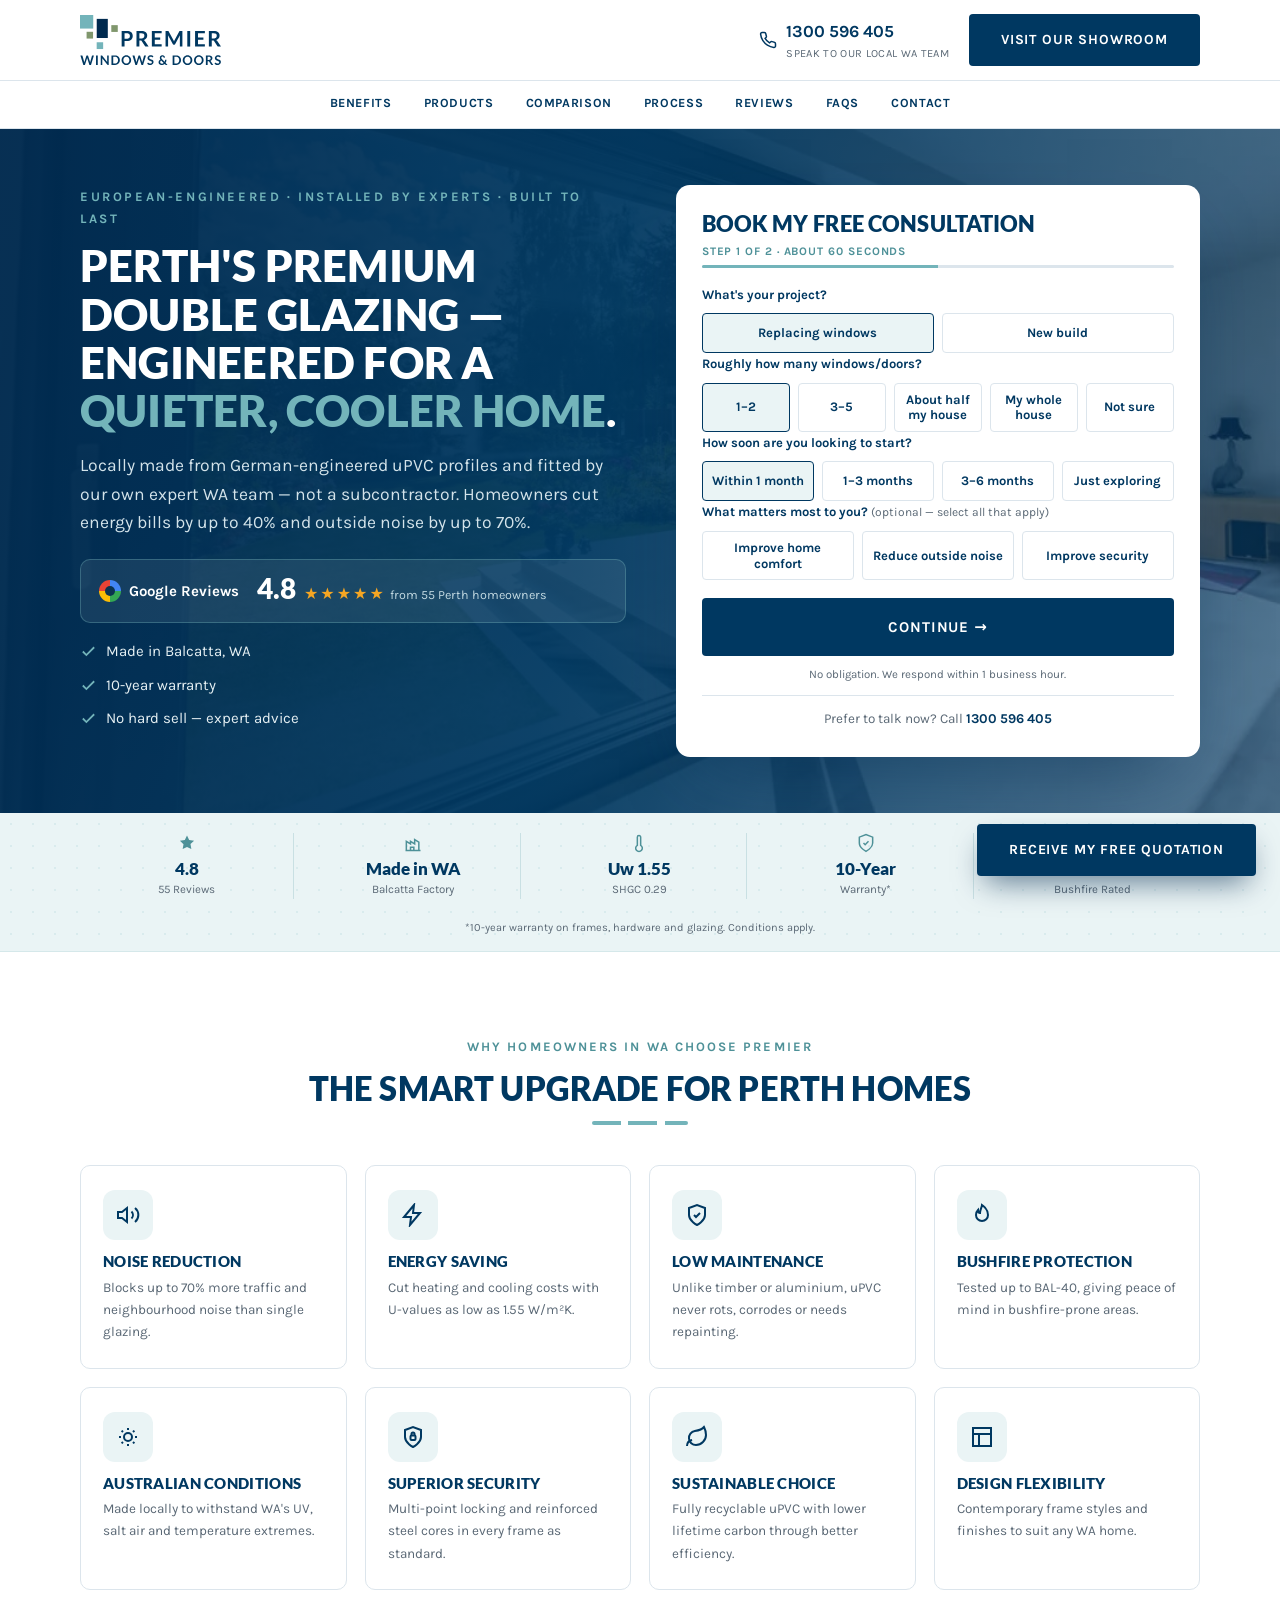
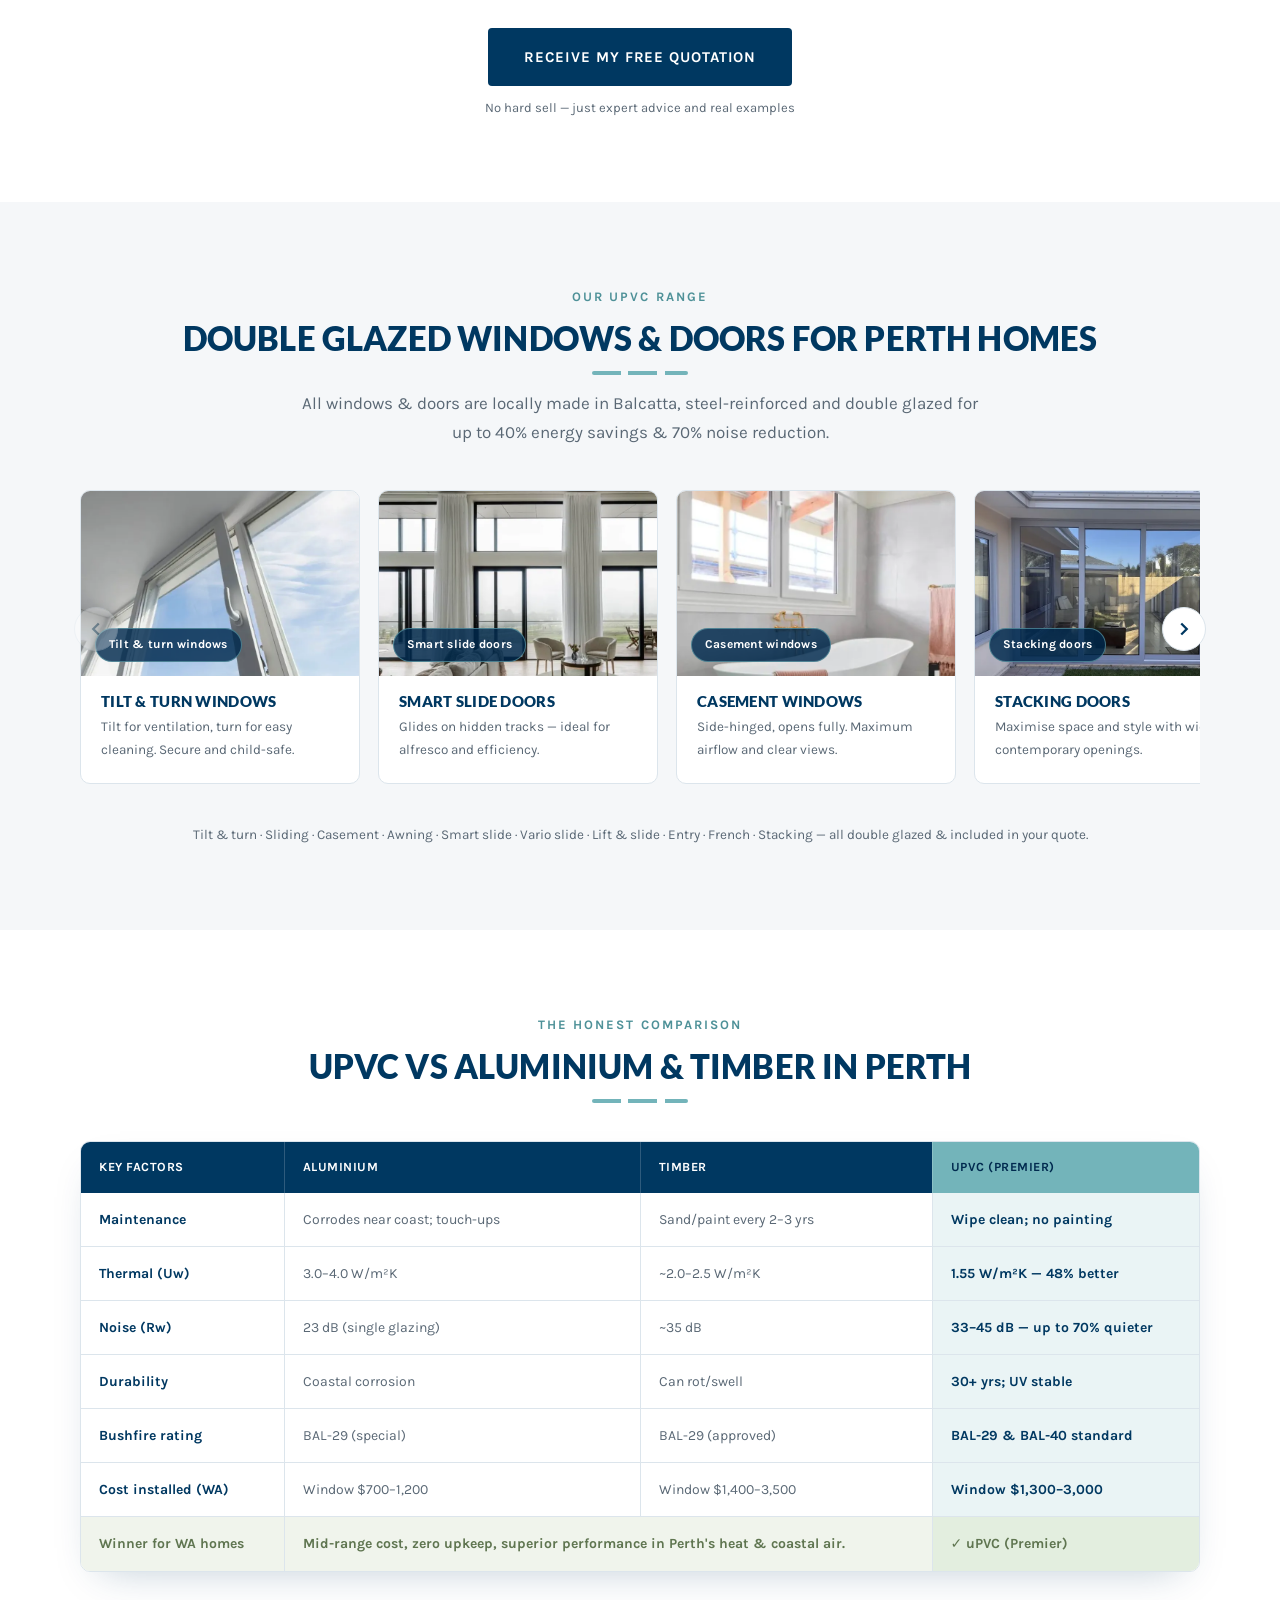
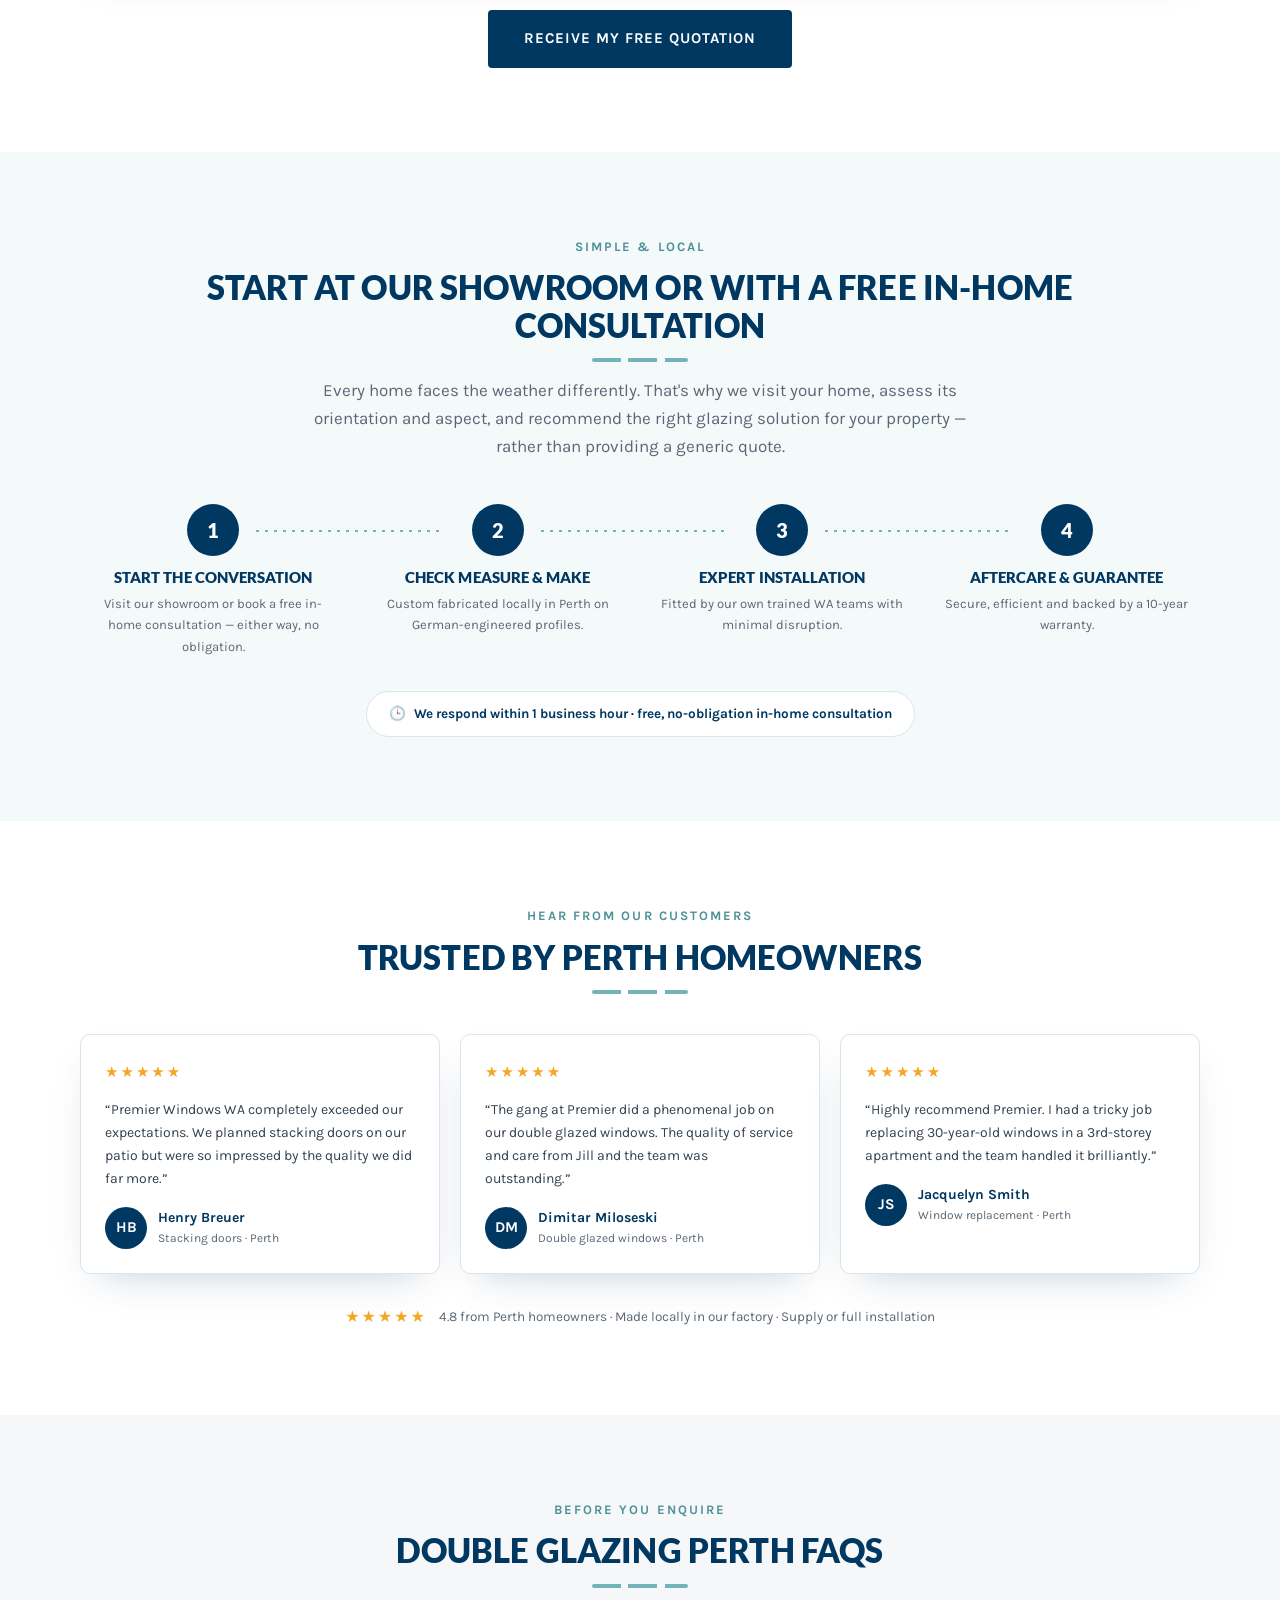
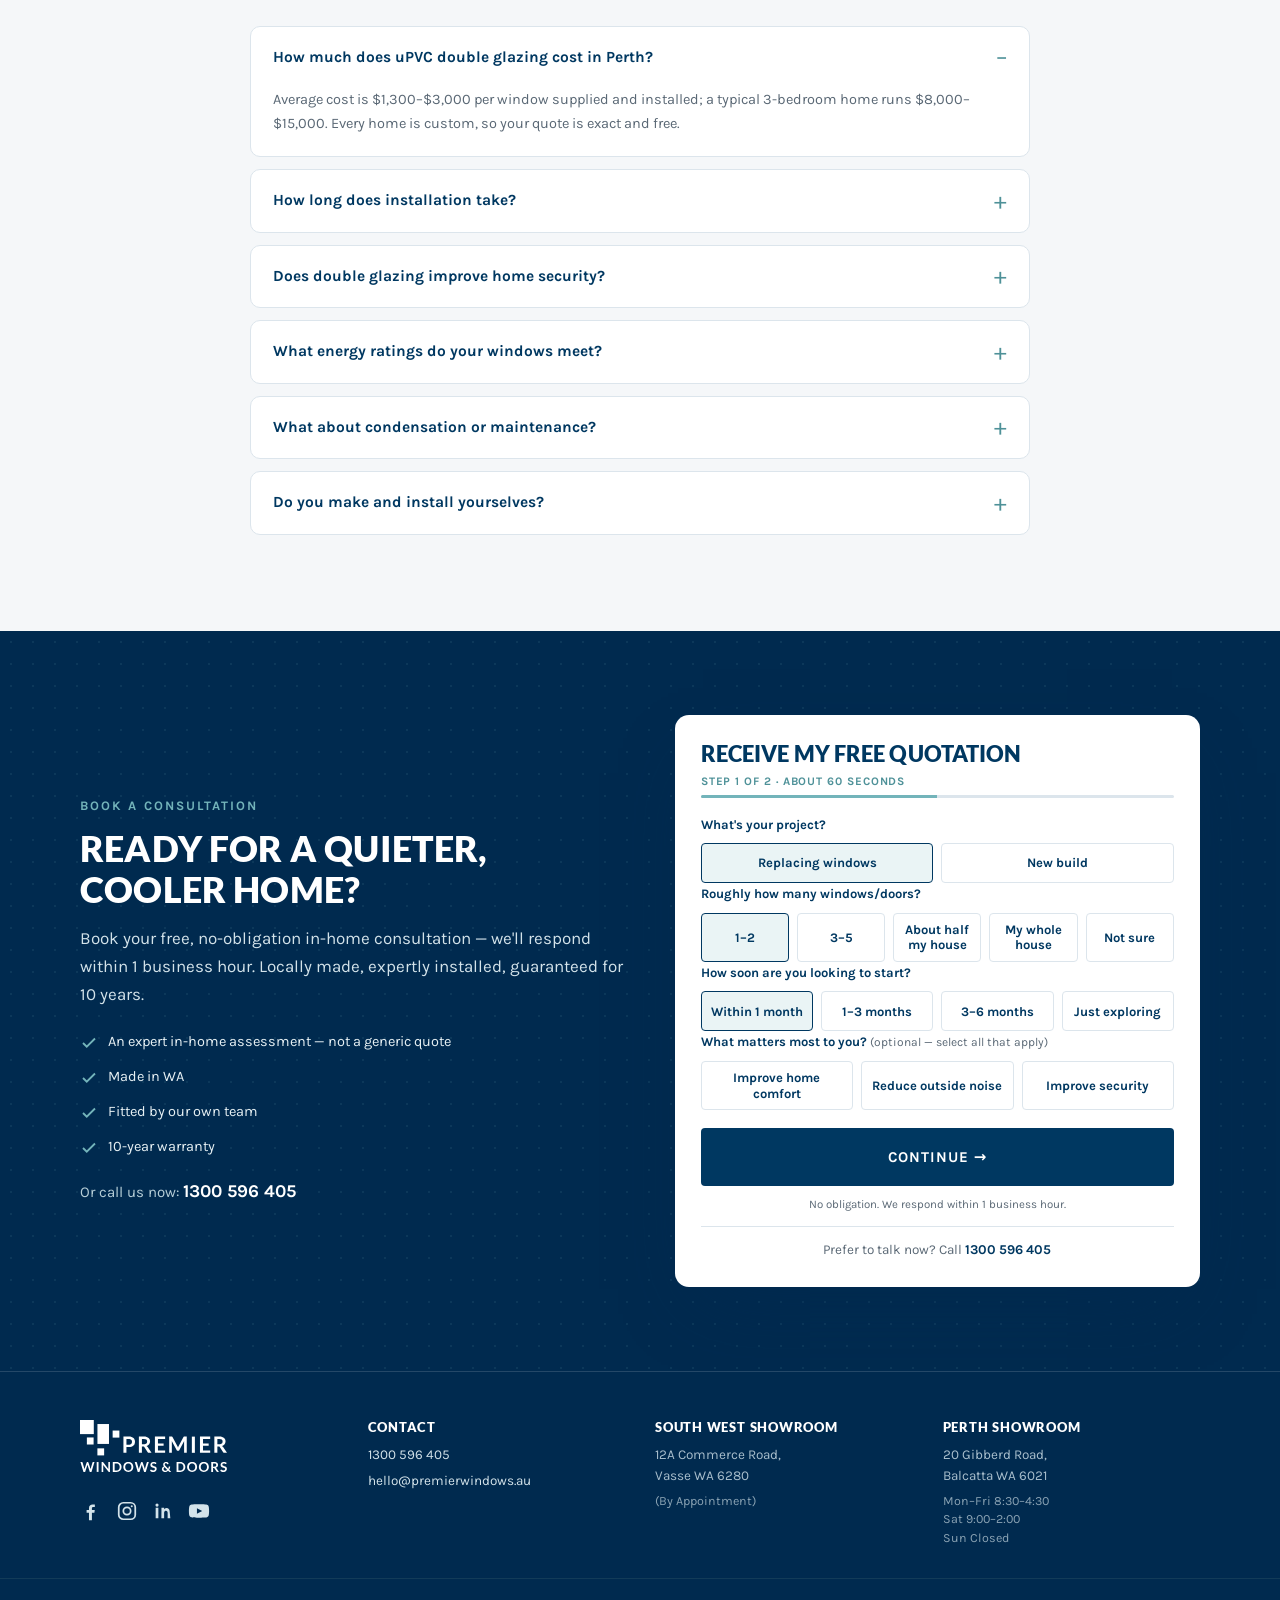
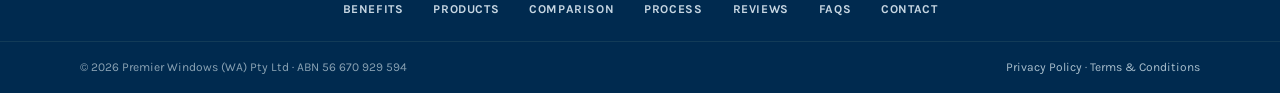
<file: index.html>
<!DOCTYPE html>
<html lang="en-AU">
<head>
<!-- Google Tag Manager -->
<script>
(function(w,d,s,l,i){w[l]=w[l]||[];w[l].push({'gtm.start':
new Date().getTime(),event:'gtm.js'});var f=d.getElementsByTagName(s)[0],
j=d.createElement(s),dl=l!='dataLayer'?'&l='+l:'';j.async=true;j.src=
'https://www.googletagmanager.com/gtm.js?id='+i+dl;f.parentNode.insertBefore(j,f);
})(window,document,'script','dataLayer','GTM-PMP6BKFL');
</script>
<!-- End Google Tag Manager -->
<meta charset="utf-8">
<meta name="viewport" content="width=device-width, initial-scale=1">
<meta name="robots" content="noindex,follow">
<title>uPVC Double Glazing Perth | Double Glazed Windows &amp; Doors | Premier Windows</title>
<meta name="description" content="European-quality uPVC double glazing, locally made in Balcatta and expertly installed across Perth. Cut energy bills by up to 40% and block up to 70% of the noise. Free in-home consultation.">
<meta name="theme-color" content="#003861">
<link rel="canonical" href="https://glazing.premierwindows.com.au/">
<link rel="icon" href="/assets/images/favicon.svg" type="image/svg+xml">

<!-- Open Graph / social -->
<meta property="og:type" content="website">
<meta property="og:site_name" content="Premier Windows &amp; Doors">
<meta property="og:title" content="uPVC Double Glazing Perth | Double Glazed Windows &amp; Doors">
<meta property="og:description" content="European-quality uPVC double glazing, locally made in Balcatta and expertly installed across Perth. Cut energy bills by up to 40% and block up to 70% of the noise.">
<meta property="og:url" content="https://glazing.premierwindows.com.au/">
<meta property="og:image" content="https://glazing.premierwindows.com.au/assets/images/hero-slidedoor-1080.jpg">
<meta property="og:locale" content="en_AU">
<meta name="twitter:card" content="summary_large_image">
<meta name="twitter:title" content="uPVC Double Glazing Perth | Double Glazed Windows &amp; Doors">
<meta name="twitter:description" content="Locally made in Balcatta, expertly installed across Perth. Cut energy bills by up to 40%, block up to 70% of the noise. Free in-home consultation.">
<meta name="twitter:image" content="https://glazing.premierwindows.com.au/assets/images/hero-slidedoor-1080.jpg">

<!-- ============================================================================
     PREMIER WINDOWS — GLAZING HOMEPAGE (conversion-first)
     glazing.premierwindows.com.au/  ·  dedicated Google Ads landing page
     Shares the same repo architecture as /replacement/ and /south-west-windows/:
       styles  → /assets/css/premier.css   scripts → /assets/js/premier-lp.js
       images  → /assets/images/           fonts   → /assets/fonts/
     ============================================================================ -->

<!-- Preload LCP image + critical fonts -->
<link rel="preload" as="image" href="/assets/images/hero-slidedoor-1080.webp"
      imagesrcset="/assets/images/hero-slidedoor-1000.webp 1000w, /assets/images/hero-slidedoor-1080.webp 1080w"
      imagesizes="100vw" fetchpriority="high">
<link rel="preload" as="font" type="font/woff2" href="/assets/fonts/lato-black.woff2" crossorigin>
<link rel="preload" as="font" type="font/woff2" href="/assets/fonts/karla-regular.woff2" crossorigin>
<link rel="preload" as="font" type="font/woff2" href="/assets/fonts/karla-bold.woff2" crossorigin>

<link rel="stylesheet" href="/assets/css/premier.css?v=16">
</head>
<body>
<!-- Google Tag Manager (noscript) -->
<noscript><iframe src="https://www.googletagmanager.com/ns.html?id=GTM-PMP6BKFL"
height="0" width="0" style="display:none;visibility:hidden"></iframe></noscript>
<!-- End Google Tag Manager (noscript) -->
<a class="skip" href="#quote-form">Skip to consultation form</a>

<!-- ============ HEADER: logo + phone + CTA, with section nav ============ -->
<header class="hdr">
  <div class="wrap">
    <a class="logo" href="#top" aria-label="Premier Windows &amp; Doors">
      <img src="/assets/images/premier-logo.svg" width="153" height="54" alt="Premier Windows &amp; Doors">
    </a>
    <div class="right">
      <a class="tel" href="tel:1300596405" data-track="phone">
        <svg width="18" height="18" viewBox="0 0 24 24" fill="none" stroke="currentColor" stroke-width="2" aria-hidden="true"><path d="M22 16.92v3a2 2 0 0 1-2.18 2 19.79 19.79 0 0 1-8.63-3.07 19.5 19.5 0 0 1-6-6 19.79 19.79 0 0 1-3.07-8.67A2 2 0 0 1 4.11 2h3a2 2 0 0 1 2 1.72c.13.98.36 1.93.7 2.85a2 2 0 0 1-.45 2.11L8.09 9.91a16 16 0 0 0 6 6l1.23-1.23a2 2 0 0 1 2.11-.45c.92.34 1.87.57 2.85.7A2 2 0 0 1 22 16.92z"/></svg>
        <span>1300 596 405<small>Speak to our local WA team</small></span>
      </a>
      <a class="btn btn-primary" href="https://premierwindows.com.au/balcatta/" target="_blank" rel="noopener"><span class="u-desktop">Visit our showroom</span><span class="u-mobile">Visit showroom</span></a>
    </div>
  </div>
  <nav class="secnav" aria-label="Page sections">
    <div class="wrap">
      <a href="#benefits">Benefits</a>
      <a href="#products">Products</a>
      <a href="#comparison">Comparison</a>
      <a href="#process">Process</a>
      <a href="#reviews">Reviews</a>
      <a href="#faqs">FAQs</a>
      <a href="#contact">Contact</a>
    </div>
  </nav>
</header>

<main id="top">

<!-- ============ HERO ============ -->
<section class="hero" aria-labelledby="hero-h1">
  <div class="heroimg" aria-hidden="true">
    <picture>
      <source type="image/webp" srcset="/assets/images/hero-slidedoor-1000.webp 1000w, /assets/images/hero-slidedoor-1080.webp 1080w" sizes="100vw">
      <img src="/assets/images/hero-slidedoor-1080.jpg" alt="" width="1080" height="675" fetchpriority="high" decoding="async">
    </picture>
  </div>

  <div class="wrap">
    <div>
      <span class="eyebrow">European-engineered · Installed by experts · Built to last</span>
      <h1 id="hero-h1">Perth's premium double glazing — engineered for a <span class="accent">quieter, cooler home</span>.</h1>
      <p class="sub">Locally made from German-engineered uPVC profiles and fitted by our own expert WA team — not a subcontractor. Homeowners cut energy bills by up to 40% and outside noise by up to 70%.</p>

      <!-- Google Reviews — prominent -->
      <div class="gwrap">
        <span class="glogo"><span class="gmark" aria-hidden="true"></span>Google Reviews</span>
        <span class="score">
          <span class="num">4.8</span>
          <span>
            <span class="stars" role="img" aria-label="Rated 4.8 out of 5">★★★★★</span>
            <span class="cnt">from 55 Perth homeowners</span>
          </span>
        </span>
      </div>

      <ul class="usp">
        <li><svg width="17" height="17" viewBox="0 0 24 24" fill="none" stroke="currentColor" stroke-width="2.5" aria-hidden="true"><path d="M20 6 9 17l-5-5"/></svg>Made in Balcatta, WA</li>
        <li><svg width="17" height="17" viewBox="0 0 24 24" fill="none" stroke="currentColor" stroke-width="2.5" aria-hidden="true"><path d="M20 6 9 17l-5-5"/></svg>10-year warranty</li>
        <li><svg width="17" height="17" viewBox="0 0 24 24" fill="none" stroke="currentColor" stroke-width="2.5" aria-hidden="true"><path d="M20 6 9 17l-5-5"/></svg>No hard sell — expert advice</li>
      </ul>
    </div>

    <!-- ============ CONSULTATION FORM (reuses shared premier-lp.js) ============ -->
    <div class="fcard" id="quote-form">
      <form id="quoteForm" novalidate>
        <div data-step="1">
          <h2>Book my free consultation</h2>
          <p class="fstep">Step 1 of 2 · about 60 seconds</p>
          <div class="progress"><i id="progressBar"></i></div>

          <fieldset>
            <legend>What's your project?</legend>
            <div class="choices">
              <input type="radio" id="proj-rep" name="Project_Type" value="Replacing windows" checked>
              <label for="proj-rep">Replacing windows</label>
              <input type="radio" id="proj-new" name="Project_Type" value="New build">
              <label for="proj-new">New build</label>
            </div>
          </fieldset>

          <fieldset>
            <legend>Roughly how many windows/doors?</legend>
            <div class="choices">
              <input type="radio" id="size-1" name="Project_Size" value="1–2" checked>
              <label for="size-1">1–2</label>
              <input type="radio" id="size-2" name="Project_Size" value="3–5">
              <label for="size-2">3–5</label>
              <input type="radio" id="size-3" name="Project_Size" value="About half my house">
              <label for="size-3">About half my house</label>
              <input type="radio" id="size-4" name="Project_Size" value="My whole house">
              <label for="size-4">My whole house</label>
              <input type="radio" id="size-5" name="Project_Size" value="Not sure">
              <label for="size-5">Not sure</label>
            </div>
          </fieldset>

          <fieldset>
            <legend>How soon are you looking to start?</legend>
            <div class="choices">
              <input type="radio" id="when-1" name="Timeframe" value="Within 1 month" checked>
              <label for="when-1">Within 1 month</label>
              <input type="radio" id="when-2" name="Timeframe" value="1–3 months">
              <label for="when-2">1–3 months</label>
              <input type="radio" id="when-3" name="Timeframe" value="3–6 months">
              <label for="when-3">3–6 months</label>
              <input type="radio" id="when-4" name="Timeframe" value="Just exploring">
              <label for="when-4">Just exploring</label>
            </div>
          </fieldset>

          <fieldset>
            <legend>What matters most to you? <span class="opt">(optional — select all that apply)</span></legend>
            <div class="choices checks">
              <input type="checkbox" id="pri-1" name="Priorities" value="Improve home comfort">
              <label for="pri-1">Improve home comfort</label>
              <input type="checkbox" id="pri-2" name="Priorities" value="Reduce outside noise">
              <label for="pri-2">Reduce outside noise</label>
              <input type="checkbox" id="pri-3" name="Priorities" value="Improve security">
              <label for="pri-3">Improve security</label>
            </div>
          </fieldset>

          <button type="button" class="btn btn-primary btn-block btn-lg" id="toStep2" style="margin-top:18px">Continue →</button>
          <p class="micro">No obligation. We respond within 1 business hour.</p>
          <p class="callalt">Prefer to talk now? Call <a href="tel:1300596405" data-track="phone">1300 596 405</a></p>
        </div>

        <div data-step="2" hidden>
          <h2>Almost done</h2>
          <p class="fstep">Step 2 of 2 · where should we send it?</p>
          <div class="progress"><i style="width:100%"></i></div>

          <div class="field">
            <label class="sr-only" for="first-name">First name</label>
            <input type="text" id="first-name" name="First_Name" placeholder="First name" autocomplete="given-name" required>
            <p class="err">Please enter your first name</p>
          </div>
          <div class="field">
            <label class="sr-only" for="last-name">Last name</label>
            <input type="text" id="last-name" name="Last_Name" placeholder="Last name" autocomplete="family-name" required>
            <p class="err">Please enter your last name</p>
          </div>
          <div class="field">
            <label class="sr-only" for="phone">Phone number</label>
            <input type="tel" id="phone" name="Phone" placeholder="Phone number" autocomplete="tel" inputmode="tel" required>
            <p class="err">Please enter a valid phone number</p>
          </div>
          <div class="field">
            <label class="sr-only" for="email">Email address</label>
            <input type="email" id="email" name="Email" placeholder="Email address" autocomplete="email" inputmode="email" required>
            <p class="err">Please enter a valid email address</p>
          </div>

          <button type="submit" class="btn btn-primary btn-block btn-lg" id="submitBtn" style="margin-top:18px">Receive my free quotation →</button>
          <button type="button" class="back" id="backTo1">← Back</button>
          <p class="micro">🔒 We respond within 1 business hour. By submitting you agree to be contacted by Premier Windows. Opt out anytime.</p>
        </div>
      </form>

      <!-- Inline success (used only if SUCCESS_URL redirect is disabled) -->
      <div class="success" id="formSuccess" hidden role="status" aria-live="polite">
        <div class="ico"><svg width="30" height="30" viewBox="0 0 24 24" fill="none" stroke="currentColor" stroke-width="3" aria-hidden="true"><path d="M20 6 9 17l-5-5"/></svg></div>
        <h2>Thank you</h2>
        <p>Your consultation request is in. A local Premier specialist will call you within <strong>1 business hour</strong>.</p>
        <p style="margin-top:14px"><a class="btn btn-outline" href="tel:1300596405" data-track="phone">Call us now instead</a></p>
      </div>
    </div>
  </div>
</section>

<!-- ============ TRUST STRIP ============ -->
<section class="trustbar" aria-label="Why homeowners trust Premier Windows">
  <div class="dotted" aria-hidden="true"></div>
  <div class="wrap">
    <div class="tstat">
      <span class="tico"><svg width="20" height="20" viewBox="0 0 24 24" fill="currentColor" aria-hidden="true"><path d="M12 3l2.6 5.3 5.9.9-4.3 4.1 1 5.8L12 16.9 6.8 19.2l1-5.8L3.5 9.2l5.9-.9L12 3z"/></svg></span>
      <span class="big">4.8</span><small>55 Reviews</small>
    </div>
    <div class="tstat">
      <span class="tico"><svg width="20" height="20" viewBox="0 0 24 24" fill="none" stroke="currentColor" stroke-width="1.8" aria-hidden="true"><path d="M3 21h18M4 21V10l5 3V10l5 3V8l5 3v10"/><path d="M9 21v-4h4v4"/></svg></span>
      <span class="big">Made in WA</span><small>Balcatta Factory</small>
    </div>
    <div class="tstat">
      <span class="tico"><svg width="20" height="20" viewBox="0 0 24 24" fill="none" stroke="currentColor" stroke-width="1.8" aria-hidden="true"><path d="M14 14.76V5a2 2 0 1 0-4 0v9.76a4 4 0 1 0 4 0z"/></svg></span>
      <span class="big">Uw 1.55</span><small>SHGC 0.29</small>
    </div>
    <div class="tstat">
      <span class="tico"><svg width="20" height="20" viewBox="0 0 24 24" fill="none" stroke="currentColor" stroke-width="1.8" aria-hidden="true"><path d="M12 22s8-4 8-10V5l-8-3-8 3v7c0 6 8 10 8 10z"/><path d="m9 12 2 2 4-4"/></svg></span>
      <span class="big">10-Year</span><small>Warranty*</small>
    </div>
    <div class="tstat">
      <span class="tico"><svg width="20" height="20" viewBox="0 0 24 24" fill="none" stroke="currentColor" stroke-width="1.8" aria-hidden="true"><path d="M12 2s6 4 6 10a6 6 0 0 1-12 0c0-2 1-4 2-5 0 2 1 3 2 3 0-3 2-6 2-8z"/></svg></span>
      <span class="big">BAL-40</span><small>Bushfire Rated</small>
    </div>
  </div>
  <p class="trustnote">*10-year warranty on frames, hardware and glazing. Conditions apply.</p>
</section>

<!-- ============ BENEFITS ============ -->
<section class="section" id="benefits" aria-labelledby="benefits-h">
  <div class="wrap center">
    <span class="eyebrow">Why homeowners in WA choose Premier</span>
    <h2 class="h-sec" id="benefits-h">The smart upgrade for Perth homes</h2>
    <span class="divider" aria-hidden="true"></span>
  </div>
  <div class="wrap" style="margin-top:40px">
    <div class="grid4">
      <article class="card"><span class="ico"><svg width="24" height="24" viewBox="0 0 24 24" fill="none" stroke="currentColor" stroke-width="2" aria-hidden="true"><path d="M11 5 6 9H2v6h4l5 4V5z"/><path d="M15.5 8.5a5 5 0 0 1 0 7M19 5a9 9 0 0 1 0 14"/></svg></span><h3>Noise reduction</h3><p>Blocks up to 70% more traffic and neighbourhood noise than single glazing.</p></article>
      <article class="card"><span class="ico"><svg width="24" height="24" viewBox="0 0 24 24" fill="none" stroke="currentColor" stroke-width="2" aria-hidden="true"><path d="M13 2 3 14h7l-1 8 10-12h-7z"/></svg></span><h3>Energy saving</h3><p>Cut heating and cooling costs with U-values as low as 1.55 W/m²K.</p></article>
      <article class="card"><span class="ico"><svg width="24" height="24" viewBox="0 0 24 24" fill="none" stroke="currentColor" stroke-width="2" aria-hidden="true"><path d="M12 22s8-4 8-10V5l-8-3-8 3v7c0 6 8 10 8 10z"/><path d="m9 12 2 2 4-4"/></svg></span><h3>Low maintenance</h3><p>Unlike timber or aluminium, uPVC never rots, corrodes or needs repainting.</p></article>
      <article class="card"><span class="ico"><svg width="24" height="24" viewBox="0 0 24 24" fill="none" stroke="currentColor" stroke-width="2" aria-hidden="true"><path d="M12 2s6 4 6 10a6 6 0 0 1-12 0c0-2 1-4 2-5 0 2 1 3 2 3 0-3 2-6 2-8z"/></svg></span><h3>Bushfire protection</h3><p>Tested up to BAL-40, giving peace of mind in bushfire-prone areas.</p></article>
      <article class="card"><span class="ico"><svg width="24" height="24" viewBox="0 0 24 24" fill="none" stroke="currentColor" stroke-width="2" aria-hidden="true"><circle cx="12" cy="12" r="4"/><path d="M12 3v2M12 19v2M3 12h2M19 12h2M5.6 5.6 7 7M17 17l1.4 1.4M18.4 5.6 17 7M7 17l-1.4 1.4"/></svg></span><h3>Australian conditions</h3><p>Made locally to withstand WA's UV, salt air and temperature extremes.</p></article>
      <article class="card"><span class="ico"><svg width="24" height="24" viewBox="0 0 24 24" fill="none" stroke="currentColor" stroke-width="2" aria-hidden="true"><path d="M12 22s8-4 8-10V5l-8-3-8 3v7c0 6 8 10 8 10z"/><rect x="9.5" y="10.5" width="5" height="4.5" rx="1"/><path d="M10.5 10.5V9a1.5 1.5 0 0 1 3 0v1.5"/></svg></span><h3>Superior security</h3><p>Multi-point locking and reinforced steel cores in every frame as standard.</p></article>
      <article class="card"><span class="ico"><svg width="24" height="24" viewBox="0 0 24 24" fill="none" stroke="currentColor" stroke-width="2" aria-hidden="true"><path d="M11 20A7 7 0 0 1 9.8 6.1C15.5 5 17 4.48 19 2c1 2 2 4.18 2 8 0 5.5-4.78 10-10 10Z"/><path d="M2 21c0-3 1.85-5.36 5.08-6"/></svg></span><h3>Sustainable choice</h3><p>Fully recyclable uPVC with lower lifetime carbon through better efficiency.</p></article>
      <article class="card"><span class="ico"><svg width="24" height="24" viewBox="0 0 24 24" fill="none" stroke="currentColor" stroke-width="2" aria-hidden="true"><path d="M3 3h18v18H3z"/><path d="M3 9h18M9 21V9"/></svg></span><h3>Design flexibility</h3><p>Contemporary frame styles and finishes to suit any WA home.</p></article>
    </div>
    <div class="seccta">
      <a class="btn btn-primary btn-lg" href="#quote-form">Receive my free quotation</a>
      <span class="hint">No hard sell — just expert advice and real examples</span>
    </div>
  </div>
</section>

<!-- ============ PRODUCT RANGE ============ -->
<section class="section" id="products" style="background:var(--grey)" aria-labelledby="range-h">
  <div class="wrap center">
    <span class="eyebrow">Our uPVC range</span>
    <h2 class="h-sec" id="range-h">Double glazed windows &amp; doors for Perth homes</h2>
    <span class="divider" aria-hidden="true"></span>
    <p class="lead">All windows &amp; doors are locally made in Balcatta, steel-reinforced and double glazed for up to 40% energy savings &amp; 70% noise reduction.</p>
  </div>
  <div class="wrap" style="margin-top:40px">
    <div class="prodslider-wrap">
      <button class="slidebtn prev" type="button" aria-label="Previous products"><svg width="22" height="22" viewBox="0 0 24 24" fill="none" stroke="currentColor" stroke-width="2.5" aria-hidden="true"><path d="M15 18l-6-6 6-6"/></svg></button>
      <div class="prodslider" role="group" aria-label="Premier product range">
        <article class="prod"><div class="pimg"><img src="/assets/images/product-tilt-turn.webp" alt="Premier uPVC tilt &amp; turn window tilted open to the sky" width="760" height="507" loading="lazy" decoding="async"><span class="plabel">Tilt &amp; turn windows</span></div><div class="pbody"><h3>Tilt &amp; turn windows</h3><p>Tilt for ventilation, turn for easy cleaning. Secure and child-safe.</p></div></article>
        <article class="prod"><div class="pimg"><img src="/assets/images/product-smart-slide.webp" alt="Premier uPVC smart slide doors opening to a rural view" width="760" height="507" loading="lazy" decoding="async"><span class="plabel">Smart slide doors</span></div><div class="pbody"><h3>Smart slide doors</h3><p>Glides on hidden tracks — ideal for alfresco and efficiency.</p></div></article>
        <article class="prod"><div class="pimg"><img src="/assets/images/product-casement.webp" alt="Premier uPVC casement windows opening above a freestanding bath" width="760" height="507" loading="lazy" decoding="async"><span class="plabel">Casement windows</span></div><div class="pbody"><h3>Casement windows</h3><p>Side-hinged, opens fully. Maximum airflow and clear views.</p></div></article>
        <article class="prod"><div class="pimg"><img src="/assets/images/product-stacking.webp" alt="Premier uPVC stacking doors opening to a paved courtyard" width="760" height="507" loading="lazy" decoding="async"><span class="plabel">Stacking doors</span></div><div class="pbody"><h3>Stacking doors</h3><p>Maximise space and style with wide, contemporary openings.</p></div></article>
        <article class="prod"><div class="pimg"><img src="/assets/images/product-awning.webp" alt="Premier uPVC awning windows in a bright living room" width="760" height="507" loading="lazy" decoding="async"><span class="plabel">Awning windows</span></div><div class="pbody"><h3>Awning windows</h3><p>Top-hinged to open outward — fresh airflow, even in the rain.</p></div></article>
        <article class="prod"><div class="pimg"><img src="/assets/images/product-entry-door.webp" alt="Premier uPVC timber-look entry door with glass side panels" width="760" height="507" loading="lazy" decoding="async"><span class="plabel">Entry doors</span></div><div class="pbody"><h3>Entry doors</h3><p>A secure, thermally efficient welcome in timber-look or colour.</p></div></article>
        <article class="prod"><div class="pimg"><img src="/assets/images/product-french-door.webp" alt="Premier uPVC French doors opening onto a garden" width="760" height="507" loading="lazy" decoding="async"><span class="plabel">French doors</span></div><div class="pbody"><h3>French doors</h3><p>Classic double doors that open wide and bring the outside in.</p></div></article>
        <article class="prod"><div class="pimg"><img src="/assets/images/product-lift-slide.webp" alt="Premier uPVC lift &amp; slide doors to a brick patio" width="760" height="507" loading="lazy" decoding="async"><span class="plabel">Lift &amp; slide doors</span></div><div class="pbody"><h3>Lift &amp; slide doors</h3><p>Large panels that glide effortlessly and seal tight when closed.</p></div></article>
        <article class="prod"><div class="pimg"><img src="/assets/images/product-vario-slide-window.webp" alt="Premier uPVC vario slide window in a modern kitchen" width="760" height="507" loading="lazy" decoding="async"><span class="plabel">Vario slide windows</span></div><div class="pbody"><h3>Vario slide windows</h3><p>Slimline sliding sashes with a big, clear, uninterrupted view.</p></div></article>
        <article class="prod"><div class="pimg"><img src="/assets/images/product-vario-slide-door.webp" alt="Premier uPVC vario slide doors opening to a garden and pool" width="760" height="507" loading="lazy" decoding="async"><span class="plabel">Vario slide doors</span></div><div class="pbody"><h3>Vario slide doors</h3><p>Space-saving sliders for easy, everyday indoor-outdoor living.</p></div></article>
      </div>
      <button class="slidebtn next" type="button" aria-label="Next products"><svg width="22" height="22" viewBox="0 0 24 24" fill="none" stroke="currentColor" stroke-width="2.5" aria-hidden="true"><path d="M9 18l6-6-6-6"/></svg></button>
    </div>
    <p class="rangenote">Tilt &amp; turn · Sliding · Casement · Awning · Smart slide · Vario slide · Lift &amp; slide · Entry · French · Stacking — all double glazed &amp; included in your quote.</p>
  </div>
</section>

<!-- ============ COMPARISON ============ -->
<section class="section" id="comparison" aria-labelledby="compare-h">
  <div class="wrap center">
    <span class="eyebrow">The honest comparison</span>
    <h2 class="h-sec" id="compare-h">uPVC vs aluminium &amp; timber in Perth</h2>
    <span class="divider" aria-hidden="true"></span>
  </div>
  <div class="wrap" style="margin-top:38px">
    <div class="tablewrap">
      <table>
        <caption>Aluminium and timber windows compared with Premier uPVC double glazing</caption>
        <thead>
          <tr>
            <th scope="col">Key factors</th>
            <th scope="col">Aluminium</th>
            <th scope="col">Timber</th>
            <th scope="col" class="hl">uPVC (Premier)</th>
          </tr>
        </thead>
        <tbody>
          <tr>
            <th scope="row">Maintenance</th>
            <td data-label="Aluminium">Corrodes near coast; touch-ups</td>
            <td data-label="Timber">Sand/paint every 2–3 yrs</td>
            <td data-label="uPVC (Premier)" class="hl">Wipe clean; no painting</td>
          </tr>
          <tr>
            <th scope="row">Thermal (Uw)</th>
            <td data-label="Aluminium">3.0–4.0 W/m²K</td>
            <td data-label="Timber">~2.0–2.5 W/m²K</td>
            <td data-label="uPVC (Premier)" class="hl">1.55 W/m²K — 48% better</td>
          </tr>
          <tr>
            <th scope="row">Noise (Rw)</th>
            <td data-label="Aluminium">23 dB (single glazing)</td>
            <td data-label="Timber">~35 dB</td>
            <td data-label="uPVC (Premier)" class="hl">33–45 dB — up to 70% quieter</td>
          </tr>
          <tr>
            <th scope="row">Durability</th>
            <td data-label="Aluminium">Coastal corrosion</td>
            <td data-label="Timber">Can rot/swell</td>
            <td data-label="uPVC (Premier)" class="hl">30+ yrs; UV stable</td>
          </tr>
          <tr>
            <th scope="row">Bushfire rating</th>
            <td data-label="Aluminium">BAL-29 (special)</td>
            <td data-label="Timber">BAL-29 (approved)</td>
            <td data-label="uPVC (Premier)" class="hl">BAL-29 &amp; BAL-40 standard</td>
          </tr>
          <tr>
            <th scope="row">Cost installed (WA)</th>
            <td data-label="Aluminium">Window $700–1,200</td>
            <td data-label="Timber">Window $1,400–3,500</td>
            <td data-label="uPVC (Premier)" class="hl">Window $1,300–3,000</td>
          </tr>
          <tr class="verdict">
            <th scope="row">Winner for WA homes</th>
            <td data-label="Why" colspan="2">Mid-range cost, zero upkeep, superior performance in Perth's heat &amp; coastal air.</td>
            <td data-label="Winner" class="hl">✓ uPVC (Premier)</td>
          </tr>
        </tbody>
      </table>
    </div>
    <div class="seccta">
      <a class="btn btn-primary btn-lg" href="#quote-form">Receive my free quotation</a>
    </div>
  </div>
</section>

<!-- ============ PROCESS (leads with the value of the in-home consultation) ============ -->
<section class="section" id="process" style="background:var(--sky)" aria-labelledby="process-h">
  <div class="wrap center">
    <span class="eyebrow">Simple &amp; local</span>
    <h2 class="h-sec" id="process-h">Start at our showroom or with a free in-home consultation</h2>
    <span class="divider" aria-hidden="true"></span>
    <p class="lead">Every home faces the weather differently. That's why we visit your home, assess its orientation and aspect, and recommend the right glazing solution for your property — rather than providing a generic quote.</p>
  </div>
  <div class="wrap" style="margin-top:44px">
    <ol class="steps">
      <li class="step"><span class="n" aria-hidden="true">1</span><h3>Start the conversation</h3><p>Visit our showroom or book a free in-home consultation — either way, no obligation.</p></li>
      <li class="step"><span class="n" aria-hidden="true">2</span><h3>Check measure &amp; make</h3><p>Custom fabricated locally in Perth on German-engineered profiles.</p></li>
      <li class="step"><span class="n" aria-hidden="true">3</span><h3>Expert installation</h3><p>Fitted by our own trained WA teams with minimal disruption.</p></li>
      <li class="step"><span class="n" aria-hidden="true">4</span><h3>Aftercare &amp; guarantee</h3><p>Secure, efficient and backed by a 10-year warranty.</p></li>
    </ol>
    <p class="center"><span class="pill"><span aria-hidden="true">🕒</span> We respond within 1 business hour · free, no-obligation in-home consultation</span></p>
  </div>
</section>

<!-- ============ TESTIMONIALS ============ -->
<section class="section" id="reviews" aria-labelledby="reviews-h">
  <div class="wrap center">
    <span class="eyebrow">Hear from our customers</span>
    <h2 class="h-sec" id="reviews-h">Trusted by Perth homeowners</h2>
    <span class="divider" aria-hidden="true"></span>
  </div>
  <div class="wrap" style="margin-top:40px">
    <div class="grid3">
      <article class="tcard">
        <span class="stars" role="img" aria-label="Rated 5 out of 5">★★★★★</span>
        <p>“Premier Windows WA completely exceeded our expectations. We planned stacking doors on our patio but were so impressed by the quality we did far more.”</p>
        <footer><span class="av" aria-hidden="true">HB</span><span><b>Henry Breuer</b><span>Stacking doors · Perth</span></span></footer>
      </article>
      <article class="tcard">
        <span class="stars" role="img" aria-label="Rated 5 out of 5">★★★★★</span>
        <p>“The gang at Premier did a phenomenal job on our double glazed windows. The quality of service and care from Jill and the team was outstanding.”</p>
        <footer><span class="av" aria-hidden="true">DM</span><span><b>Dimitar Miloseski</b><span>Double glazed windows · Perth</span></span></footer>
      </article>
      <article class="tcard">
        <span class="stars" role="img" aria-label="Rated 5 out of 5">★★★★★</span>
        <p>“Highly recommend Premier. I had a tricky job replacing 30-year-old windows in a 3rd-storey apartment and the team handled it brilliantly.”</p>
        <footer><span class="av" aria-hidden="true">JS</span><span><b>Jacquelyn Smith</b><span>Window replacement · Perth</span></span></footer>
      </article>
    </div>
    <p class="revfoot"><span class="stars" role="img" aria-label="Rated 4.8 out of 5">★★★★★</span> 4.8 from Perth homeowners · Made locally in our factory · Supply or full installation</p>
  </div>
</section>

<!-- ============ FAQ ============ -->
<section class="section" id="faqs" style="background:var(--grey)" aria-labelledby="faq-h">
  <div class="wrap center">
    <span class="eyebrow">Before you enquire</span>
    <h2 class="h-sec" id="faq-h">Double glazing Perth FAQs</h2>
    <span class="divider" aria-hidden="true"></span>
  </div>
  <div class="wrap faq" style="margin-top:38px">
    <details open>
      <summary>How much does uPVC double glazing cost in Perth?</summary>
      <div class="a">Average cost is $1,300–$3,000 per window supplied and installed; a typical 3-bedroom home runs $8,000–$15,000. Every home is custom, so your quote is exact and free.</div>
    </details>
    <details>
      <summary>How long does installation take?</summary>
      <div class="a">Most homes are fitted in 1–4 days on site by our own trained teams — never subcontractors — with minimal disruption. As a guide, plan for around 10–14 weeks from order to installation while your windows are custom-made in Balcatta.</div>
    </details>
    <details>
      <summary>Does double glazing improve home security?</summary>
      <div class="a">Yes. Every Premier frame has multi-point locking and reinforced steel cores as standard, and our double glazed units meet AS 2047 — significantly harder to force than old single glazed aluminium.</div>
    </details>
    <details>
      <summary>What energy ratings do your windows meet?</summary>
      <div class="a">Our Low-E, argon-filled double glazed units reach U-values as low as 1.55 W/m²K (7-star NatHERS) and comply with AS 2047 and AS 1288 — cutting heating and cooling costs by up to 40%.</div>
    </details>
    <details>
      <summary>What about condensation or maintenance?</summary>
      <div class="a">uPVC never rots, corrodes or needs repainting — just wipe the frames clean. Double glazing also helps reduce the condensation that forms on cold single glazed aluminium frames.</div>
    </details>
    <details>
      <summary>Do you make and install yourselves?</summary>
      <div class="a">Yes — we manufacture every window and door in our own Balcatta factory and install with our own trained WA teams, never subcontractors. That's how we control quality from consultation to aftercare, backed by a 10-year warranty.</div>
    </details>
  </div>
</section>

<!-- ============ FINAL CTA / CONTACT ============ -->
<section class="section final" id="contact" aria-labelledby="final-h">
  <div class="dotted" aria-hidden="true"></div>
  <div class="wrap">
    <div>
      <span class="eyebrow" style="color:var(--blue)">Book a consultation</span>
      <h2 id="final-h">Ready for a quieter, cooler home?</h2>
      <p class="lead">Book your free, no-obligation in-home consultation — we'll respond within 1 business hour. Locally made, expertly installed, guaranteed for 10 years.</p>
      <ul class="fl">
        <li><svg width="18" height="18" viewBox="0 0 24 24" fill="none" stroke="currentColor" stroke-width="2.5" aria-hidden="true"><path d="M20 6 9 17l-5-5"/></svg>An expert in-home assessment — not a generic quote</li>
        <li><svg width="18" height="18" viewBox="0 0 24 24" fill="none" stroke="currentColor" stroke-width="2.5" aria-hidden="true"><path d="M20 6 9 17l-5-5"/></svg>Made in WA</li>
        <li><svg width="18" height="18" viewBox="0 0 24 24" fill="none" stroke="currentColor" stroke-width="2.5" aria-hidden="true"><path d="M20 6 9 17l-5-5"/></svg>Fitted by our own team</li>
        <li><svg width="18" height="18" viewBox="0 0 24 24" fill="none" stroke="currentColor" stroke-width="2.5" aria-hidden="true"><path d="M20 6 9 17l-5-5"/></svg>10-year warranty</li>
      </ul>
      <p class="finaltel">Or call us now: <a href="tel:1300596405" data-track="phone">1300 596 405</a></p>
    </div>

    <!-- Second consultation form — same component + shared premier-lp.js as the hero form.
         Uses [data-quote-form] + [data-next]/[data-back] and unique field ids so
         both forms coexist and submit identically (redirect to /thank-you/). -->
    <div class="fcard">
      <form data-quote-form novalidate>
        <div data-step="1">
          <h2>Receive my free quotation</h2>
          <p class="fstep">Step 1 of 2 · about 60 seconds</p>
          <div class="progress"><i></i></div>

          <fieldset>
            <legend>What's your project?</legend>
            <div class="choices">
              <input type="radio" id="proj-rep-2" name="Project_Type" value="Replacing windows" checked>
              <label for="proj-rep-2">Replacing windows</label>
              <input type="radio" id="proj-new-2" name="Project_Type" value="New build">
              <label for="proj-new-2">New build</label>
            </div>
          </fieldset>

          <fieldset>
            <legend>Roughly how many windows/doors?</legend>
            <div class="choices">
              <input type="radio" id="size-1-2" name="Project_Size" value="1–2" checked>
              <label for="size-1-2">1–2</label>
              <input type="radio" id="size-2-2" name="Project_Size" value="3–5">
              <label for="size-2-2">3–5</label>
              <input type="radio" id="size-3-2" name="Project_Size" value="About half my house">
              <label for="size-3-2">About half my house</label>
              <input type="radio" id="size-4-2" name="Project_Size" value="My whole house">
              <label for="size-4-2">My whole house</label>
              <input type="radio" id="size-5-2" name="Project_Size" value="Not sure">
              <label for="size-5-2">Not sure</label>
            </div>
          </fieldset>

          <fieldset>
            <legend>How soon are you looking to start?</legend>
            <div class="choices">
              <input type="radio" id="when-1-2" name="Timeframe" value="Within 1 month" checked>
              <label for="when-1-2">Within 1 month</label>
              <input type="radio" id="when-2-2" name="Timeframe" value="1–3 months">
              <label for="when-2-2">1–3 months</label>
              <input type="radio" id="when-3-2" name="Timeframe" value="3–6 months">
              <label for="when-3-2">3–6 months</label>
              <input type="radio" id="when-4-2" name="Timeframe" value="Just exploring">
              <label for="when-4-2">Just exploring</label>
            </div>
          </fieldset>

          <fieldset>
            <legend>What matters most to you? <span class="opt">(optional — select all that apply)</span></legend>
            <div class="choices checks">
              <input type="checkbox" id="pri-1-2" name="Priorities" value="Improve home comfort">
              <label for="pri-1-2">Improve home comfort</label>
              <input type="checkbox" id="pri-2-2" name="Priorities" value="Reduce outside noise">
              <label for="pri-2-2">Reduce outside noise</label>
              <input type="checkbox" id="pri-3-2" name="Priorities" value="Improve security">
              <label for="pri-3-2">Improve security</label>
            </div>
          </fieldset>

          <button type="button" class="btn btn-primary btn-block btn-lg" data-next style="margin-top:18px">Continue →</button>
          <p class="micro">No obligation. We respond within 1 business hour.</p>
          <p class="callalt">Prefer to talk now? Call <a href="tel:1300596405" data-track="phone">1300 596 405</a></p>
        </div>

        <div data-step="2" hidden>
          <h2>Almost done</h2>
          <p class="fstep">Step 2 of 2 · where should we send it?</p>
          <div class="progress"><i style="width:100%"></i></div>

          <div class="field">
            <label class="sr-only" for="first-name-2">First name</label>
            <input type="text" id="first-name-2" name="First_Name" placeholder="First name" autocomplete="given-name" required>
            <p class="err">Please enter your first name</p>
          </div>
          <div class="field">
            <label class="sr-only" for="last-name-2">Last name</label>
            <input type="text" id="last-name-2" name="Last_Name" placeholder="Last name" autocomplete="family-name" required>
            <p class="err">Please enter your last name</p>
          </div>
          <div class="field">
            <label class="sr-only" for="phone-2">Phone number</label>
            <input type="tel" id="phone-2" name="Phone" placeholder="Phone number" autocomplete="tel" inputmode="tel" required>
            <p class="err">Please enter a valid phone number</p>
          </div>
          <div class="field">
            <label class="sr-only" for="email-2">Email address</label>
            <input type="email" id="email-2" name="Email" placeholder="Email address" autocomplete="email" inputmode="email" required>
            <p class="err">Please enter a valid email address</p>
          </div>

          <button type="submit" class="btn btn-primary btn-block btn-lg" style="margin-top:18px">Receive my free quotation →</button>
          <button type="button" class="back" data-back>← Back</button>
          <p class="micro">🔒 We respond within 1 business hour. By submitting you agree to be contacted by Premier Windows. Opt out anytime.</p>
        </div>
      </form>

      <div class="success" hidden role="status" aria-live="polite">
        <div class="ico"><svg width="30" height="30" viewBox="0 0 24 24" fill="none" stroke="currentColor" stroke-width="3" aria-hidden="true"><path d="M20 6 9 17l-5-5"/></svg></div>
        <h2>Thank you</h2>
        <p>Your consultation request is in. A local Premier specialist will call you within <strong>1 business hour</strong>.</p>
        <p style="margin-top:14px"><a class="btn btn-outline" href="tel:1300596405" data-track="phone">Call us now instead</a></p>
      </div>
    </div>
  </div>
</section>

</main>

<!-- ============ FOOTER: logo, phone, email, showrooms, ABN, legal + section nav ============ -->
<footer class="ftr">
  <div class="wrap">
    <div>
      <span class="logo"><img src="/assets/images/premier-logo-white.svg" width="153" height="54" alt="Premier Windows &amp; Doors"></span>
      <div class="ftsocial">
        <a href="https://www.facebook.com/people/Premier-Windows/61554646870575/" target="_blank" rel="noopener" aria-label="Premier Windows on Facebook"><svg viewBox="0 0 24 24" fill="currentColor" aria-hidden="true"><path d="M13 22v-8h2.7l.4-3H13V9.1c0-.9.3-1.5 1.6-1.5H16.2V5c-.3 0-1.3-.1-2.4-.1-2.4 0-4 1.4-4 4V11H7.2v3h2.6v8h3.2z"/></svg></a>
        <a href="https://www.instagram.com/premierwindows_aus/" target="_blank" rel="noopener" aria-label="Premier Windows on Instagram"><svg viewBox="0 0 24 24" fill="none" stroke="currentColor" stroke-width="1.9" aria-hidden="true"><rect x="3" y="3" width="18" height="18" rx="5"/><circle cx="12" cy="12" r="4"/><circle cx="17.2" cy="6.8" r="1.1" fill="currentColor" stroke="none"/></svg></a>
        <a href="https://www.linkedin.com/company/101085029" target="_blank" rel="noopener" aria-label="Premier Windows on LinkedIn"><svg viewBox="0 0 24 24" fill="currentColor" aria-hidden="true"><path d="M6.94 8.5H4V20h2.94V8.5zM5.47 3.8a1.72 1.72 0 1 0 0 3.44 1.72 1.72 0 0 0 0-3.44zM20 20h-2.94v-5.86c0-1.47-.53-2.47-1.84-2.47-1 0-1.6.68-1.87 1.33-.1.24-.12.56-.12.89V20H10.3s.04-10.4 0-11.5h2.93v1.63c.39-.6 1.09-1.46 2.66-1.46 1.94 0 3.4 1.27 3.4 4z"/></svg></a>
        <a href="https://www.youtube.com/channel/UC85SBKfb20zLgM5v6tgvkkw" target="_blank" rel="noopener" aria-label="Premier Windows on YouTube"><svg viewBox="0 0 24 24" fill="currentColor" aria-hidden="true"><path d="M23 12s0-3.4-.43-5a2.6 2.6 0 0 0-1.83-1.84C19.14 4.7 12 4.7 12 4.7s-7.14 0-8.74.46A2.6 2.6 0 0 0 1.43 7C1 8.6 1 12 1 12s0 3.4.43 5a2.6 2.6 0 0 0 1.83 1.84c1.6.46 8.74.46 8.74.46s7.14 0 8.74-.46A2.6 2.6 0 0 0 22.57 17C23 15.4 23 12 23 12zM9.75 15.02V8.98L15.5 12z"/></svg></a>
      </div>
    </div>
    <div>
      <h2>Contact</h2>
      <address>
        <a href="tel:1300596405" data-track="phone">1300 596 405</a>
        <a href="mailto:hello@premierwindows.au">hello@premierwindows.au</a>
      </address>
    </div>
    <div>
      <h2>South West showroom</h2>
      <address>12A Commerce Road,<br>Vasse WA 6280<br><span class="fthours">(By Appointment)</span></address>
    </div>
    <div>
      <h2>Perth showroom</h2>
      <address>20 Gibberd Road,<br>Balcatta WA 6021<br><span class="fthours">Mon–Fri 8:30–4:30<br>Sat 9:00–2:00<br>Sun Closed</span></address>
    </div>
  </div>
  <nav class="ftnav" aria-label="Page sections">
    <div class="wrap">
      <a href="#benefits">Benefits</a>
      <a href="#products">Products</a>
      <a href="#comparison">Comparison</a>
      <a href="#process">Process</a>
      <a href="#reviews">Reviews</a>
      <a href="#faqs">FAQs</a>
      <a href="#contact">Contact</a>
    </div>
  </nav>
  <div class="ftbar">
    <div class="wrap">
      <span>© <span id="yr">2026</span> Premier Windows (WA) Pty Ltd · ABN 56 670 929 594</span>
      <span><a href="https://premierwindows.com.au/privacy-policy/" target="_blank" rel="noopener">Privacy Policy</a> · <a href="https://premierwindows.com.au/terms-conditions/" target="_blank" rel="noopener">Terms &amp; Conditions</a></span>
    </div>
  </div>
</footer>

<!-- ============ STICKY CTAs ============ -->
<a class="btn btn-primary sticky-desktop" href="#quote-form">Receive my free quotation</a>
<div class="sticky-mobile">
  <a class="btn btn-outline" href="tel:1300596405" data-track="phone">
    <svg width="16" height="16" viewBox="0 0 24 24" fill="none" stroke="currentColor" stroke-width="2.5" aria-hidden="true"><path d="M22 16.92v3a2 2 0 0 1-2.18 2 19.79 19.79 0 0 1-8.63-3.07 19.5 19.5 0 0 1-6-6 19.79 19.79 0 0 1-3.07-8.67A2 2 0 0 1 4.11 2h3a2 2 0 0 1 2 1.72c.13.98.36 1.93.7 2.85a2 2 0 0 1-.45 2.11L8.09 9.91a16 16 0 0 0 6 6l1.23-1.23a2 2 0 0 1 2.11-.45c.92.34 1.87.57 2.85.7A2 2 0 0 1 22 16.92z"/></svg>
    Call now
  </a>
  <a class="btn btn-primary" href="#quote-form">Free quotation</a>
</div>

<!-- ============ STRUCTURED DATA ============ -->
<script type="application/ld+json">
{"@context":"https://schema.org","@graph":[
{"@type":"LocalBusiness","@id":"https://premierwindows.com.au/#business","name":"Premier Windows & Doors","description":"uPVC double glazed windows and doors, locally manufactured in Balcatta and installed across Perth and the South West of Western Australia.","telephone":"1300596405","email":"hello@premierwindows.au","priceRange":"$$$","areaServed":[{"@type":"City","name":"Perth"},{"@type":"State","name":"Western Australia"}],"address":[{"@type":"PostalAddress","streetAddress":"20 Gibberd Road","addressLocality":"Balcatta","addressRegion":"WA","postalCode":"6021","addressCountry":"AU"},{"@type":"PostalAddress","streetAddress":"12A Commerce Road","addressLocality":"Vasse","addressRegion":"WA","postalCode":"6280","addressCountry":"AU"}],"aggregateRating":{"@type":"AggregateRating","ratingValue":"4.8","reviewCount":"55","bestRating":"5"}},
{"@type":"FAQPage","mainEntity":[
{"@type":"Question","name":"How much does uPVC double glazing cost in Perth?","acceptedAnswer":{"@type":"Answer","text":"Average cost is $1,300–$3,000 per window supplied and installed; a typical 3-bedroom home runs $8,000–$15,000. Every home is custom, so your quote is exact and free."}},
{"@type":"Question","name":"How long does installation take?","acceptedAnswer":{"@type":"Answer","text":"Most homes are fitted in 1–4 days by our own trained teams. As a guide, plan for around 10–14 weeks from order to installation while your windows are custom-made in Balcatta."}},
{"@type":"Question","name":"Does double glazing improve home security?","acceptedAnswer":{"@type":"Answer","text":"Yes. Every Premier frame has multi-point locking and reinforced steel cores as standard, and our double glazed units meet AS 2047."}},
{"@type":"Question","name":"What energy ratings do your windows meet?","acceptedAnswer":{"@type":"Answer","text":"Our Low-E, argon-filled double glazed units reach U-values as low as 1.55 W/m²K (7-star NatHERS) and comply with AS 2047 and AS 1288."}},
{"@type":"Question","name":"What about condensation or maintenance?","acceptedAnswer":{"@type":"Answer","text":"uPVC never rots, corrodes or needs repainting — just wipe the frames clean. Double glazing also helps reduce condensation compared with single glazed aluminium."}},
{"@type":"Question","name":"Do you make and install yourselves?","acceptedAnswer":{"@type":"Answer","text":"Yes. We manufacture every window and door in our own Balcatta factory and install with our own trained WA teams, never subcontractors, backed by a 10-year warranty."}}
]}]}
</script>

<!-- =============================================================================
     TRACKING — BUILD PLACEHOLDERS (see also /assets/js/premier-lp.js)
     TODO(dev): replace GA4_ID + AW_CONVERSION_ID below and the labels/endpoint
     in premier-lp.js. Form field names align with Zoho (Project_Type,
     Project_Size, Timeframe, Priorities, First_Name, Phone, Email, Suburb).
     ============================================================================= -->

<!-- GA4 & Google Ads are managed inside Google Tag Manager (GTM-PMP6BKFL).
     premier-lp.js pushes form/phone events to window.dataLayer for GTM to pick up.
     The previous inline gtag.js snippet used a placeholder ID (GA4_ID) and was removed
     (it was the invalid tag Google Tag Assistant flagged as "installed incorrectly"). -->

<!-- Shared landing-page behaviour: 2-step form, validation, tracking hooks -->
<script src="/assets/js/premier-lp.js?v=6" defer></script>
</body>
</html>
</file>
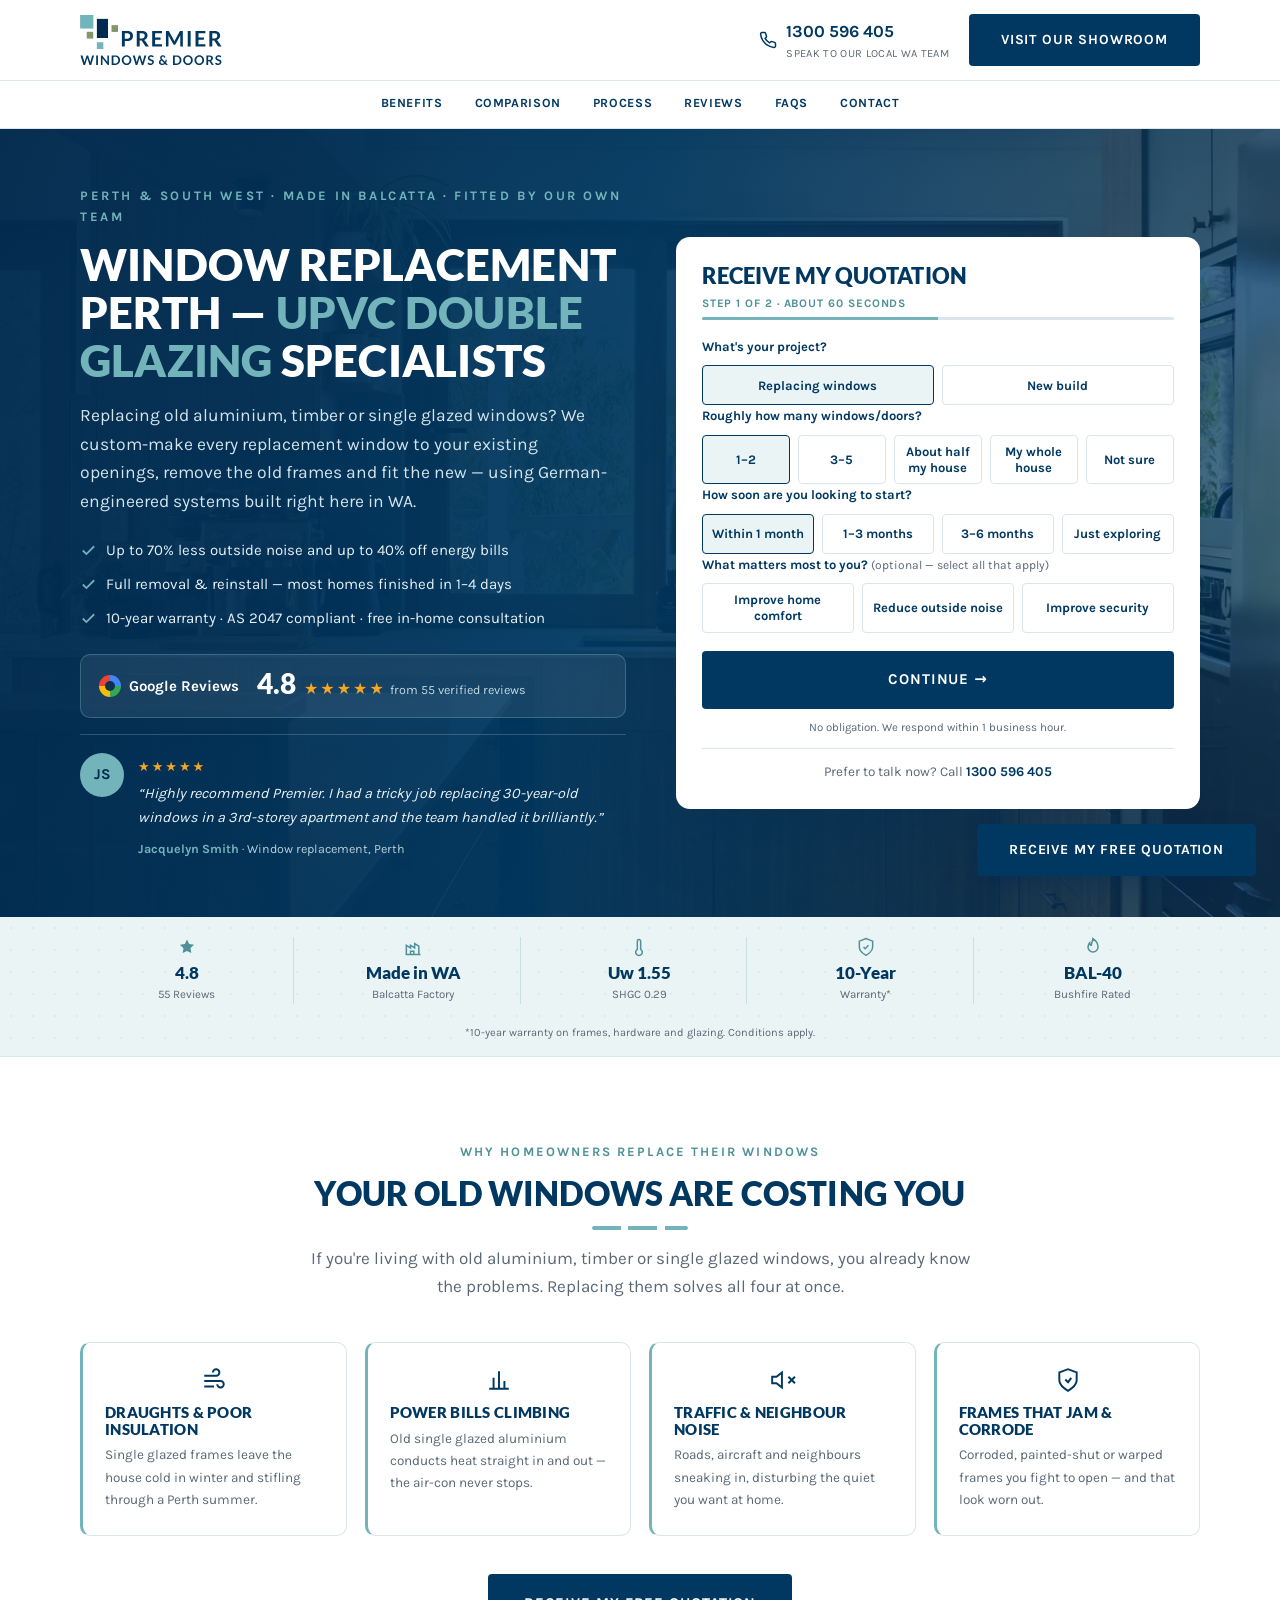
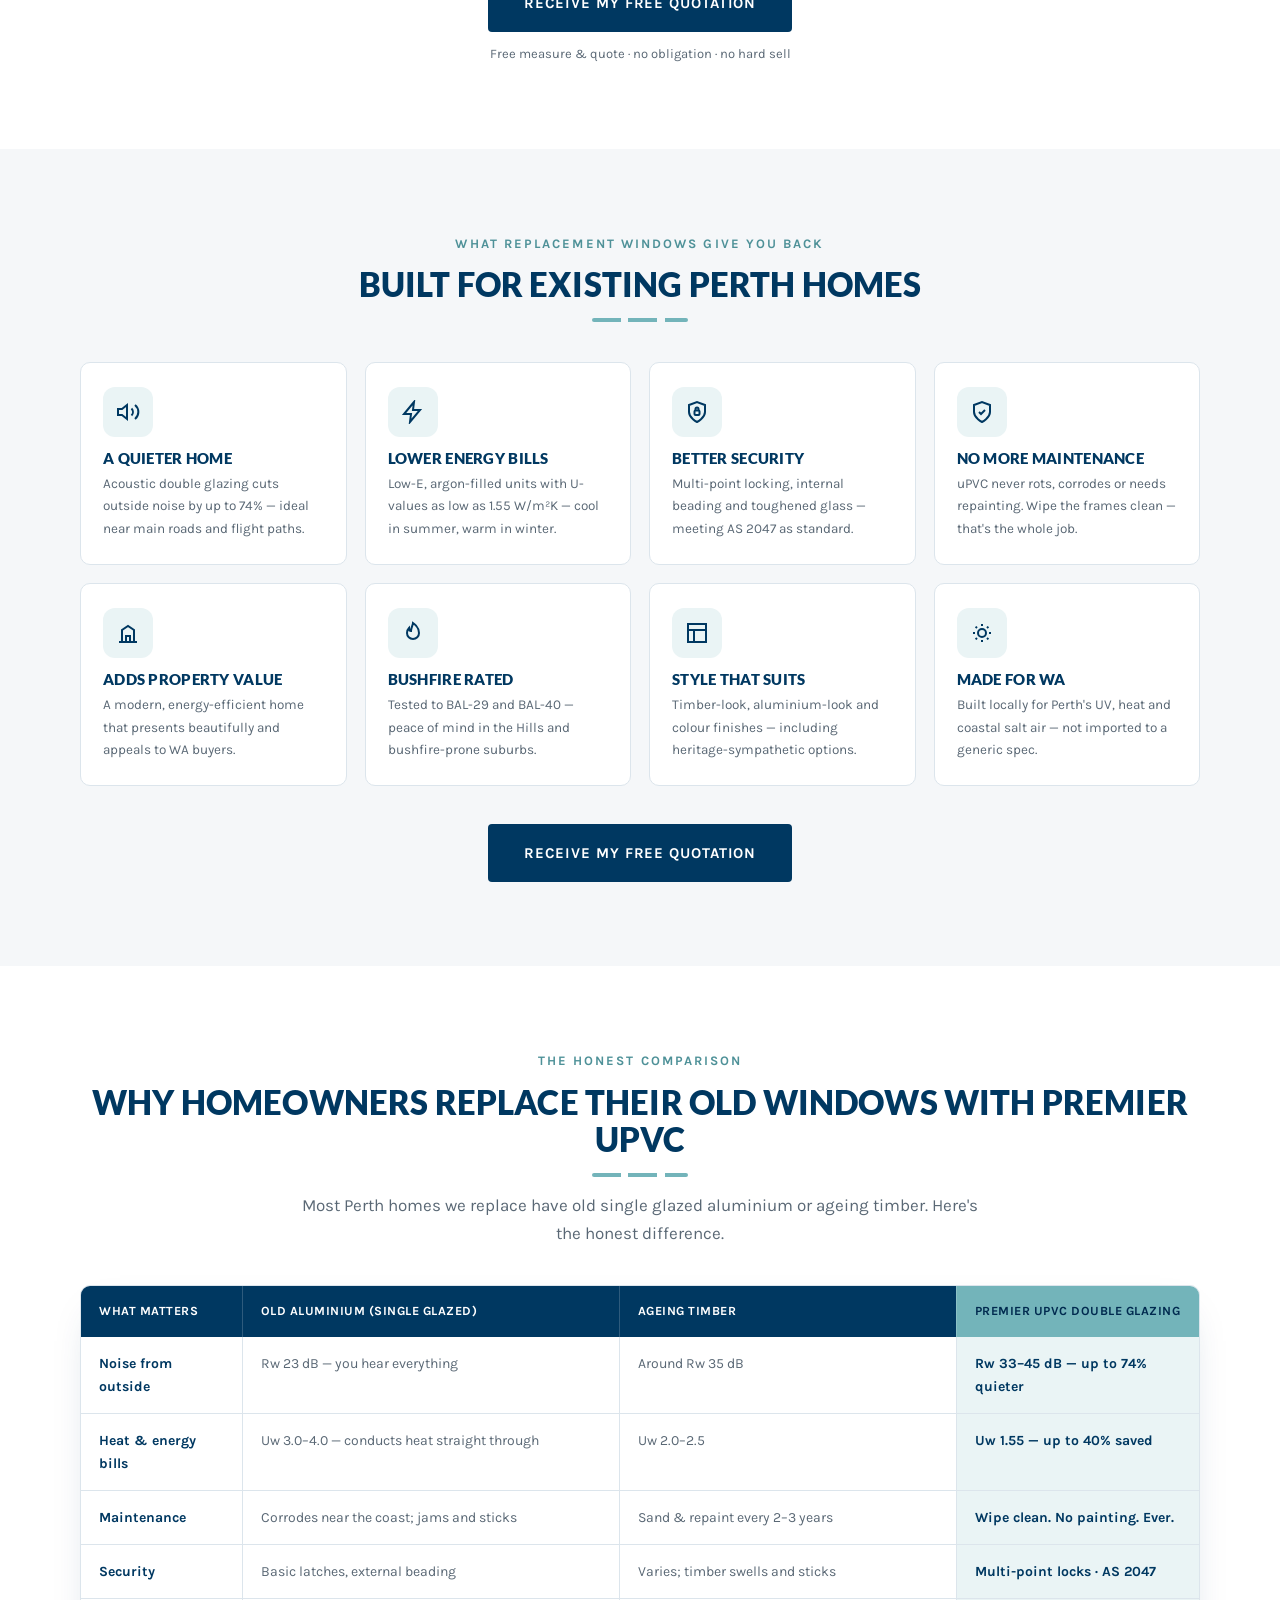
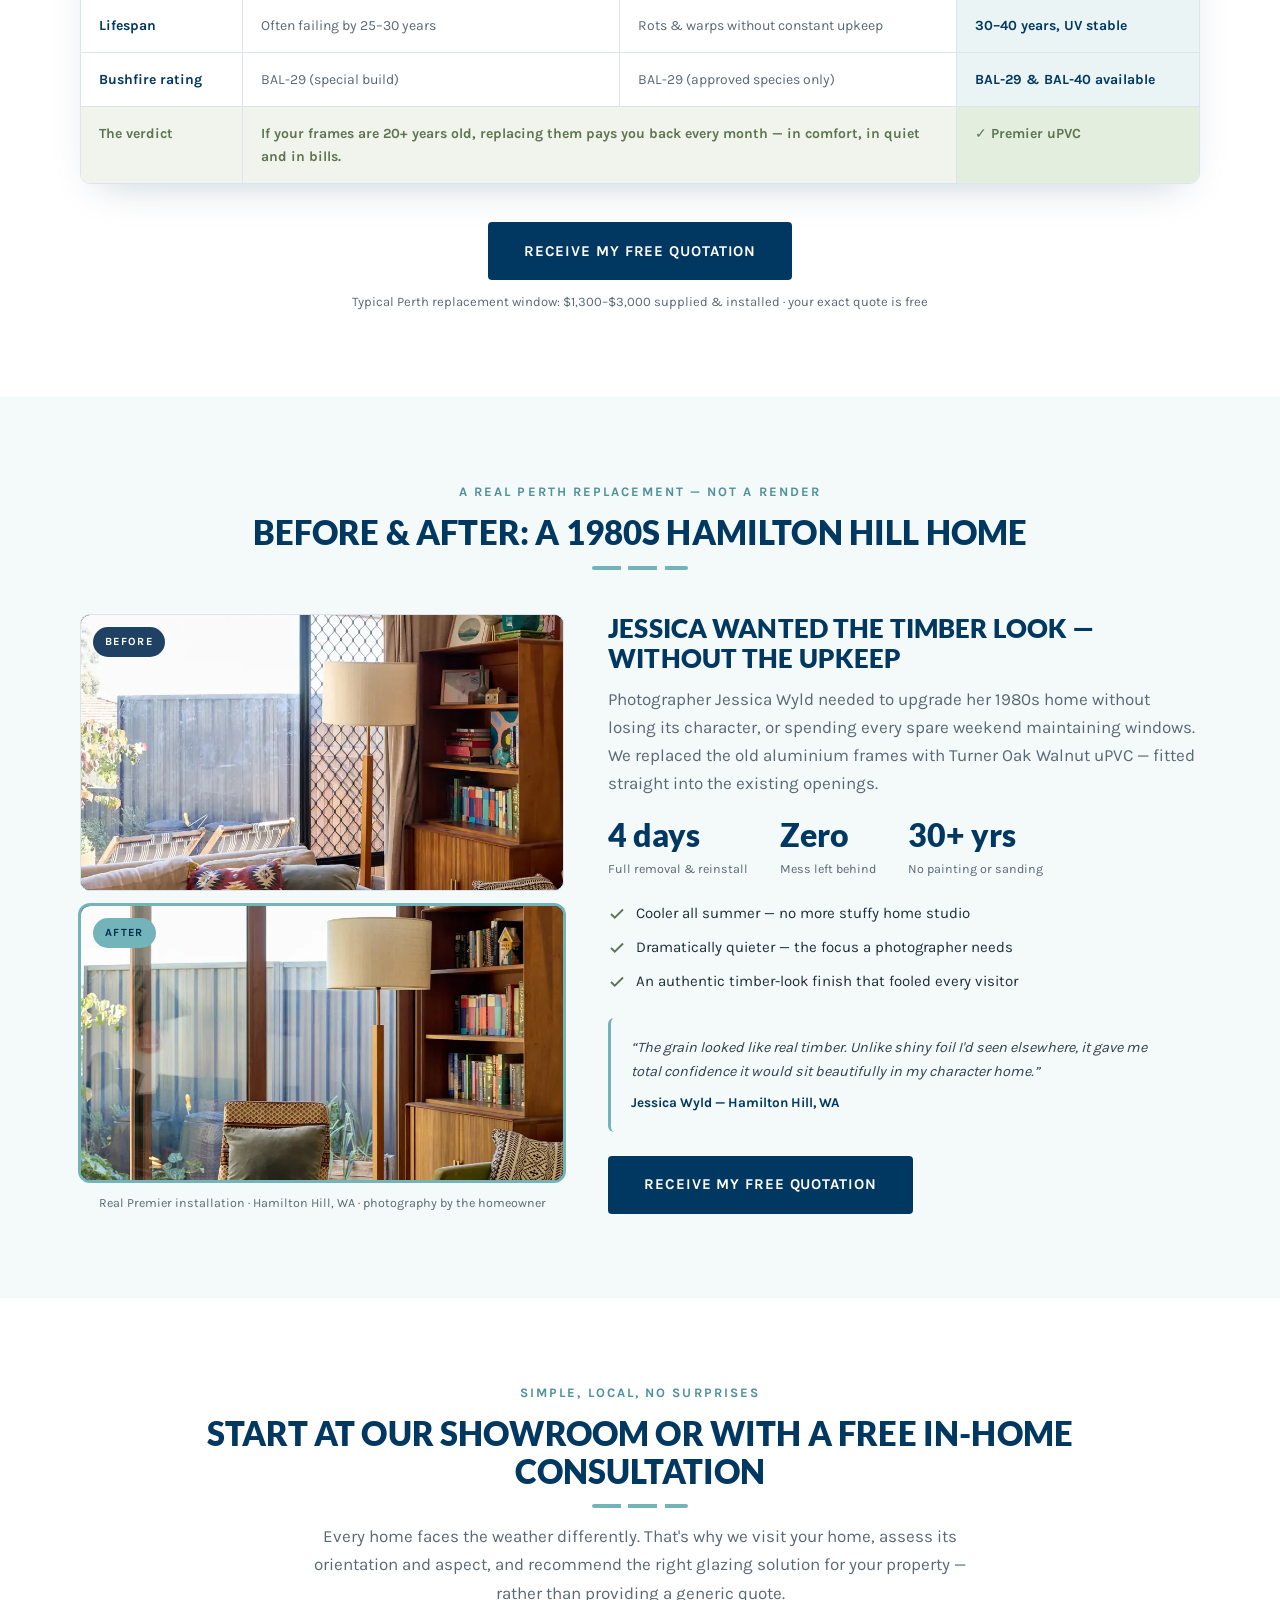
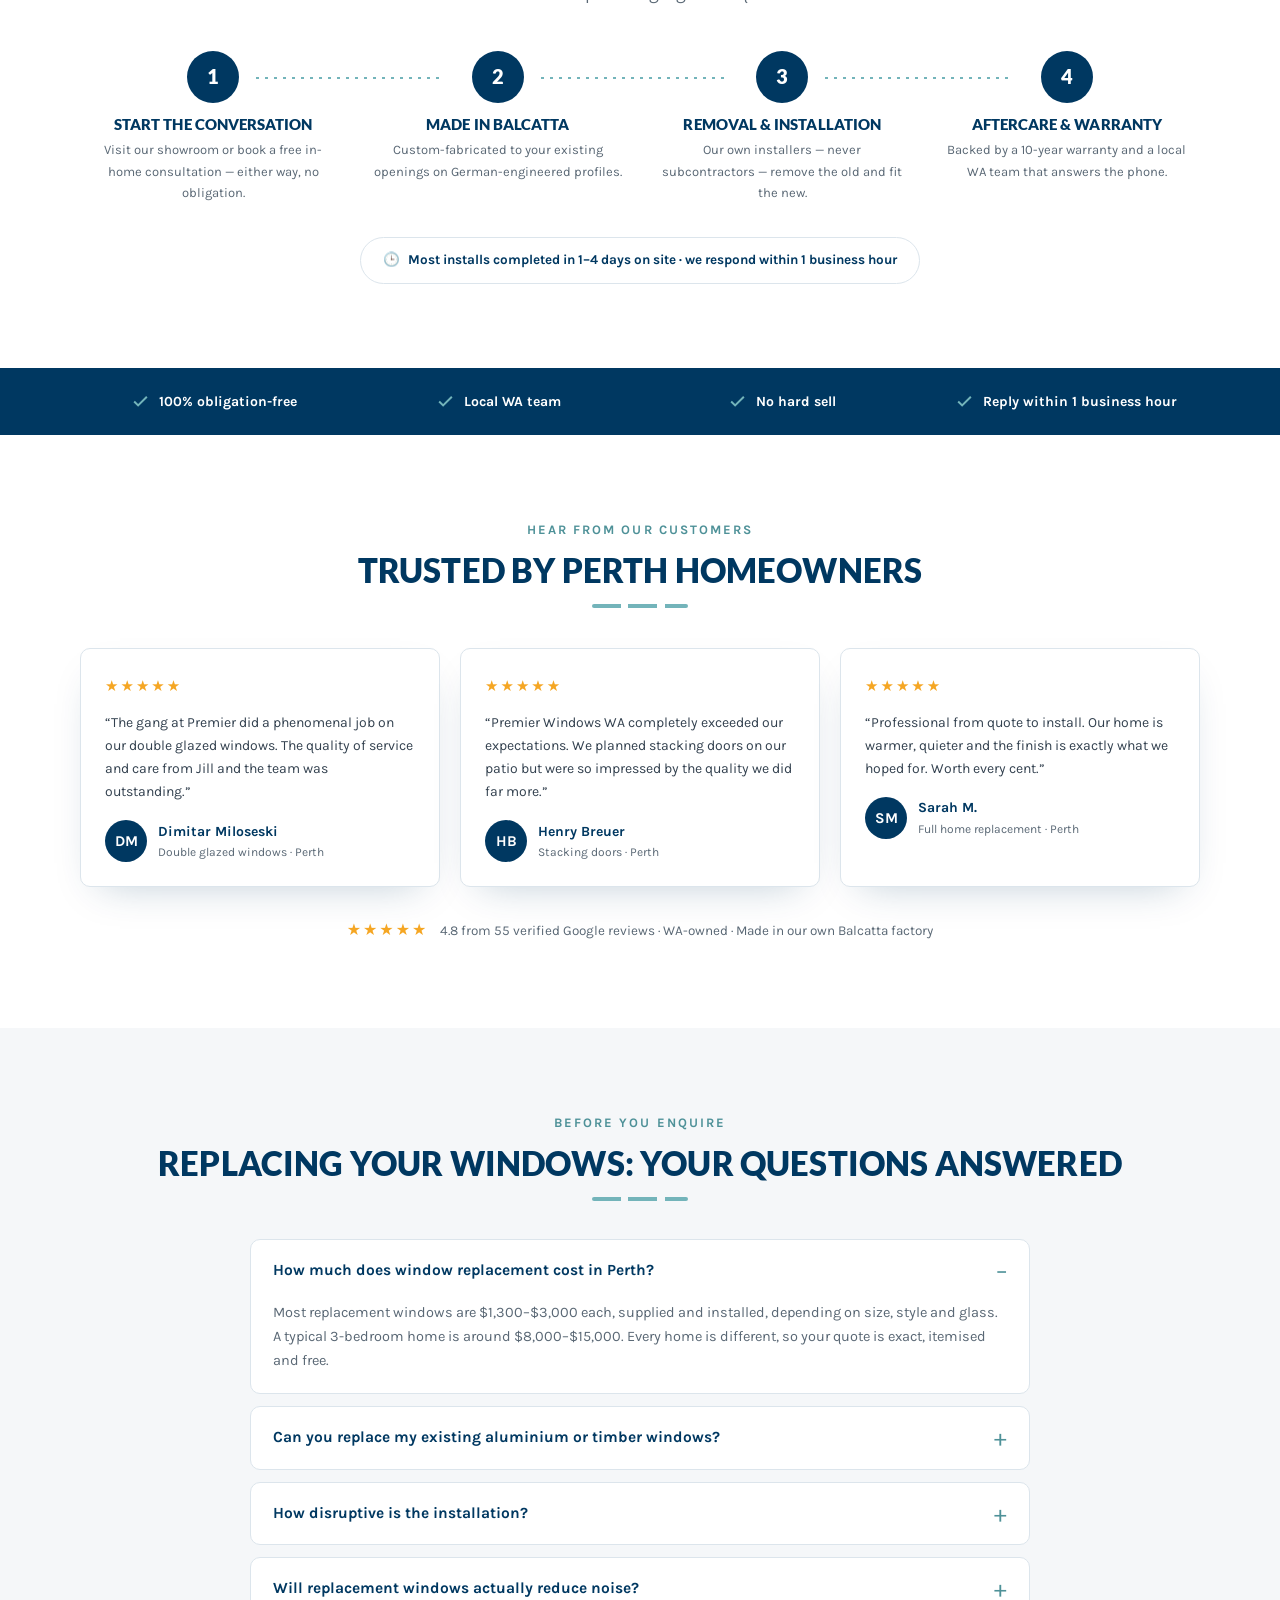
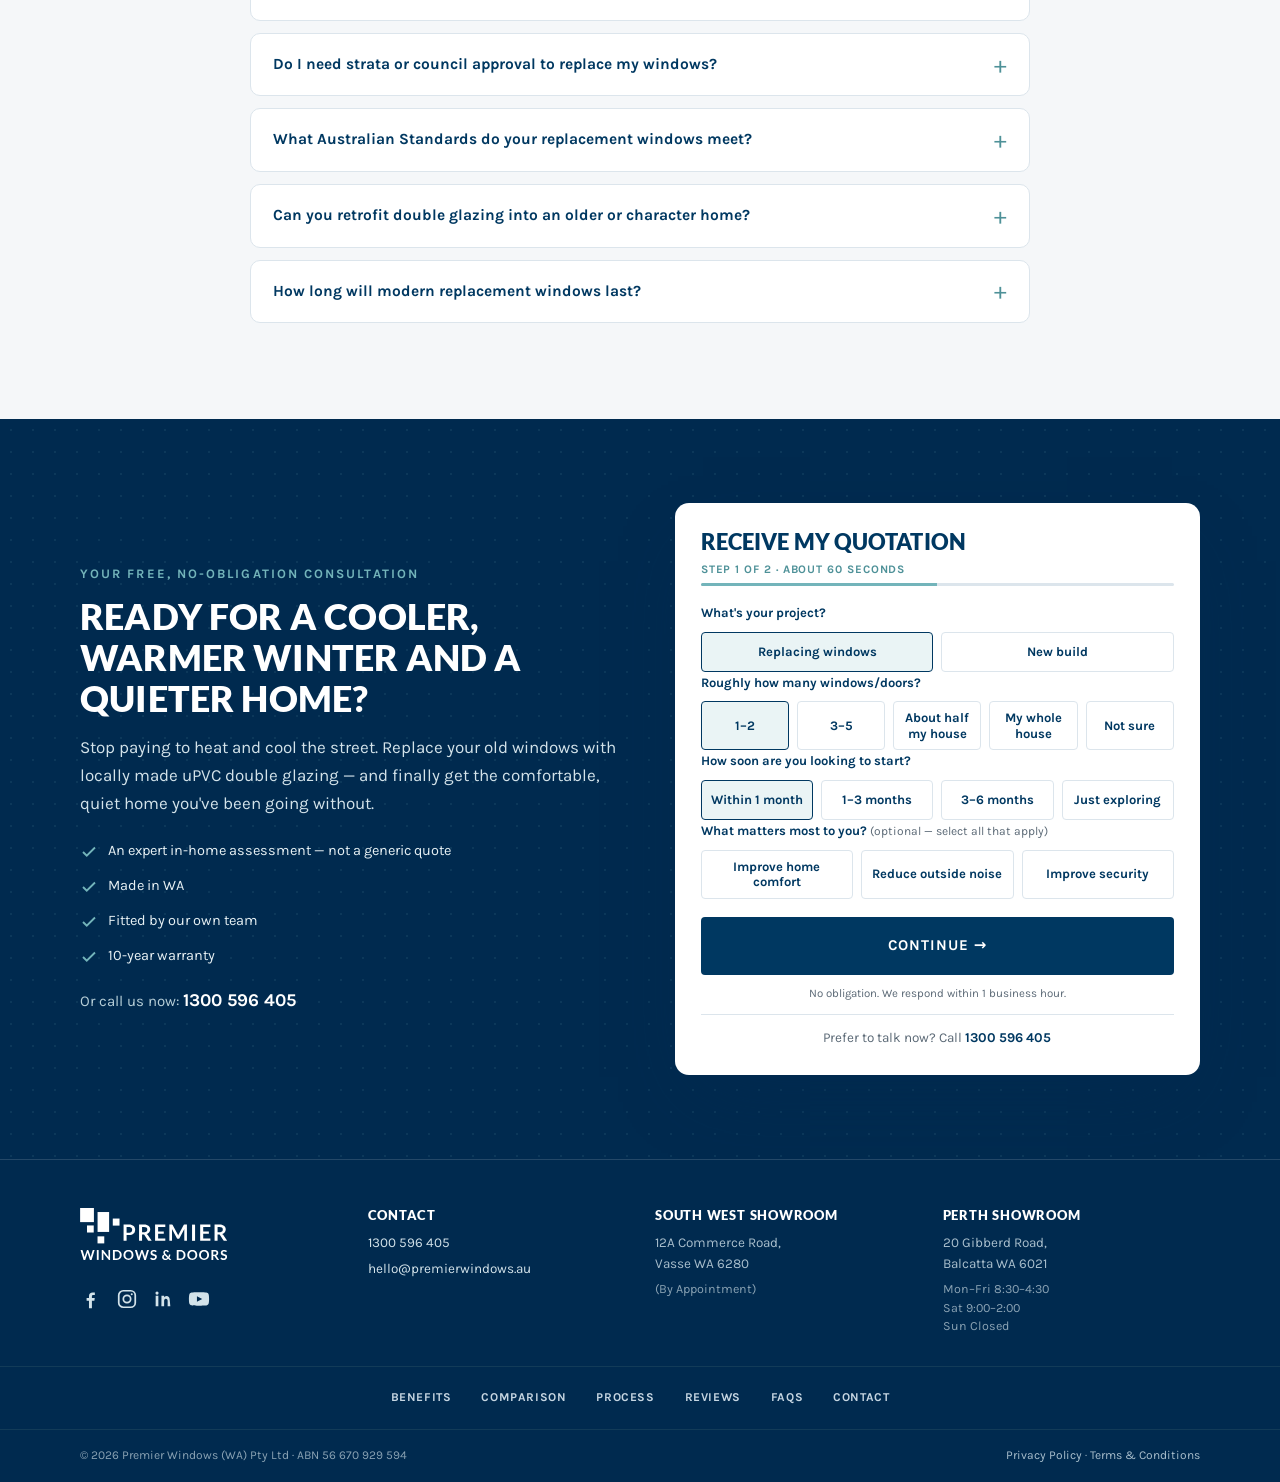
<file: replacement/index.html>
<!DOCTYPE html>
<html lang="en-AU">
<head>
<!-- Google Tag Manager -->
<script>
(function(w,d,s,l,i){w[l]=w[l]||[];w[l].push({'gtm.start':
new Date().getTime(),event:'gtm.js'});var f=d.getElementsByTagName(s)[0],
j=d.createElement(s),dl=l!='dataLayer'?'&l='+l:'';j.async=true;j.src=
'https://www.googletagmanager.com/gtm.js?id='+i+dl;f.parentNode.insertBefore(j,f);
})(window,document,'script','dataLayer','GTM-PMP6BKFL');
</script>
<!-- End Google Tag Manager -->
<meta charset="utf-8">
<meta name="viewport" content="width=device-width, initial-scale=1">
<meta name="robots" content="noindex,follow">
<title>Window Replacement Perth | uPVC Double Glazed Replacement Windows | Premier Windows</title>
<meta name="description" content="Replace old aluminium, timber or single glazed windows with uPVC double glazing. Made in our Balcatta factory, installed by our own WA team. 10-year warranty. Free, no-obligation quote.">
<meta name="theme-color" content="#003861">
<link rel="canonical" href="https://glazing.premierwindows.com.au/replacement/">
<link rel="icon" href="/assets/images/favicon.svg" type="image/svg+xml">

<!-- Open Graph / social -->
<meta property="og:type" content="website">
<meta property="og:site_name" content="Premier Windows &amp; Doors">
<meta property="og:title" content="Window Replacement Perth | uPVC Double Glazed Replacement Windows">
<meta property="og:description" content="Replace old aluminium, timber or single glazed windows with uPVC double glazing. Made in Balcatta, installed by our own WA team. 10-year warranty. Free quote.">
<meta property="og:url" content="https://glazing.premierwindows.com.au/replacement/">
<meta property="og:image" content="https://glazing.premierwindows.com.au/assets/images/hero-kitchen-1600.jpg">
<meta property="og:locale" content="en_AU">
<meta name="twitter:card" content="summary_large_image">
<meta name="twitter:title" content="Window Replacement Perth | uPVC Double Glazed Replacement Windows">
<meta name="twitter:description" content="Made in Balcatta, installed by our own WA team. 10-year warranty. Free, no-obligation quote.">
<meta name="twitter:image" content="https://glazing.premierwindows.com.au/assets/images/hero-kitchen-1600.jpg">

<!-- ============================================================================
     PREMIER WINDOWS — WINDOW REPLACEMENT PERTH
     Dedicated Google Ads landing page · glazing.premierwindows.com.au/replacement/
     Rebuilt from the approved concept into the shared repo architecture:
       styles  → /assets/css/premier.css   (shared design system)
       scripts → /assets/js/premier-lp.js   (shared form + tracking)
       images  → /assets/images/            fonts → /assets/fonts/

     DEV TODO (before go-live):
       1. Replace GA4_ID (below) + AW_CONVERSION_ID/AW_CALL_LABEL/AW_LEAD_LABEL
          and ENDPOINT/SUCCESS_URL in /assets/js/premier-lp.js
       2. Point the form at the real endpoint (+ server-side validation)
       3. Confirm SUCCESS_URL (thank-you page) exists
     ============================================================================ -->

<!-- Preload LCP image + critical fonts -->
<link rel="preload" as="image" href="/assets/images/hero-kitchen-1600.webp"
      imagesrcset="/assets/images/hero-kitchen-1000.webp 1000w, /assets/images/hero-kitchen-1600.webp 1600w"
      imagesizes="100vw" fetchpriority="high">
<link rel="preload" as="font" type="font/woff2" href="/assets/fonts/lato-black.woff2" crossorigin>
<link rel="preload" as="font" type="font/woff2" href="/assets/fonts/karla-regular.woff2" crossorigin>
<link rel="preload" as="font" type="font/woff2" href="/assets/fonts/karla-bold.woff2" crossorigin>

<link rel="stylesheet" href="/assets/css/premier.css?v=16">
</head>
<body>
<!-- Google Tag Manager (noscript) -->
<noscript><iframe src="https://www.googletagmanager.com/ns.html?id=GTM-PMP6BKFL"
height="0" width="0" style="display:none;visibility:hidden"></iframe></noscript>
<!-- End Google Tag Manager (noscript) -->
<a class="skip" href="#quote-form">Skip to quote form</a>

<!-- ============ HEADER: logo + phone + CTA only ============ -->
<header class="hdr">
  <div class="wrap">
    <a class="logo" href="#top" aria-label="Premier Windows &amp; Doors">
      <svg class="pw-logo" width="153" height="54" xmlns="http://www.w3.org/2000/svg" role="img" aria-label="Premier Windows &amp; Doors" viewBox="0 0 153.63 54.31"><defs><style>.cls-1-h{fill:#80976d;}.cls-1-h,.cls-2-h,.cls-3-h,.cls-4-h{stroke-width:0px;}.cls-2-h{fill:#73b4ba;}.cls-3-h{fill:#003861;}.cls-4-h{fill:#002a4f;}</style></defs><g id="Lh"><path class="cls-3-h" d="m48.54,28.32v5.96h-3.15v-16.93h5.51c1.13,0,2.11.13,2.94.4.83.27,1.51.64,2.05,1.11.54.48.94,1.05,1.19,1.71.26.66.39,1.39.39,2.18s-.14,1.57-.41,2.25c-.27.68-.68,1.27-1.23,1.76-.55.49-1.23.87-2.05,1.15-.82.27-1.78.41-2.88.41h-2.36Zm0-2.46h2.36c.58,0,1.08-.07,1.51-.22s.78-.35,1.07-.62c.28-.27.49-.6.63-.98s.21-.82.21-1.29-.07-.86-.21-1.23-.35-.68-.63-.94c-.28-.26-.64-.45-1.07-.59s-.93-.21-1.51-.21h-2.36v6.08Z"></path><path class="cls-3-h" d="m64.69,27.67v6.61h-3.15v-16.93h5.16c1.15,0,2.14.12,2.97.36.82.24,1.5.57,2.03,1,.53.43.91.94,1.16,1.54.25.6.37,1.25.37,1.97,0,.57-.08,1.11-.25,1.62-.17.51-.41.97-.73,1.38-.32.41-.71.78-1.17,1.09-.46.31-.99.56-1.59.75.4.23.74.55,1.03.97l4.24,6.25h-2.83c-.27,0-.51-.05-.7-.16-.19-.11-.35-.27-.49-.47l-3.56-5.42c-.13-.2-.28-.35-.44-.43-.16-.09-.4-.13-.71-.13h-1.35Zm0-2.26h1.97c.59,0,1.11-.07,1.55-.22.44-.15.8-.35,1.09-.61.29-.26.5-.57.64-.93.14-.36.21-.75.21-1.18,0-.86-.28-1.52-.85-1.98-.57-.46-1.43-.69-2.59-.69h-2.01v5.62Z"></path><path class="cls-3-h" d="m88.97,17.35v2.51h-7.5v4.69h5.91v2.42h-5.91v4.79h7.5v2.52h-10.68v-16.93h10.68Z"></path><path class="cls-3-h" d="m102.09,28.03c.11.27.22.54.33.81.11-.28.22-.56.34-.83.12-.27.24-.53.37-.78l5.01-9.38c.06-.12.13-.21.19-.28.07-.07.14-.12.22-.15.08-.03.17-.05.28-.06.1,0,.22-.01.36-.01h2.38v16.93h-2.77v-10.93c0-.2,0-.43.02-.67.01-.24.03-.49.05-.74l-5.11,9.6c-.12.22-.27.39-.46.51-.19.12-.41.18-.66.18h-.43c-.25,0-.47-.06-.66-.18-.19-.12-.34-.29-.46-.51l-5.19-9.63c.03.26.05.51.06.75.01.25.02.47.02.69v10.93h-2.77v-16.93h2.38c.14,0,.26,0,.36.01s.19.03.28.06c.08.03.16.08.23.15.07.07.14.16.2.28l5.06,9.4c.13.25.26.51.37.78Z"></path><path class="cls-3-h" d="m120.06,34.28h-3.16v-16.93h3.16v16.93Z"></path><path class="cls-3-h" d="m136.06,17.35v2.51h-7.5v4.69h5.91v2.42h-5.91v4.79h7.5v2.52h-10.68v-16.93h10.68Z"></path><path class="cls-3-h" d="m143.56,27.67v6.61h-3.15v-16.93h5.16c1.15,0,2.14.12,2.97.36.82.24,1.5.57,2.03,1,.53.43.91.94,1.16,1.54.25.6.37,1.25.37,1.97,0,.57-.08,1.11-.25,1.62-.17.51-.41.97-.73,1.38-.32.41-.71.78-1.17,1.09-.46.31-.99.56-1.59.75.4.23.74.55,1.03.97l4.24,6.25h-2.83c-.27,0-.51-.05-.7-.16-.19-.11-.35-.27-.49-.47l-3.56-5.42c-.13-.2-.28-.35-.44-.43-.16-.09-.4-.13-.71-.13h-1.35Zm0-2.26h1.97c.59,0,1.11-.07,1.55-.22.44-.15.8-.35,1.09-.61.29-.26.5-.57.64-.93.14-.36.21-.75.21-1.18,0-.86-.28-1.52-.85-1.98-.57-.46-1.43-.69-2.59-.69h-2.01v5.62Z"></path><path class="cls-3-h" d="m.45,43.91h1.61c.17,0,.31.04.42.12.11.08.19.18.22.32l1.75,6.15c.04.15.08.32.12.49s.07.37.1.57c.04-.2.08-.39.12-.57s.09-.34.15-.49l2.02-6.15c.04-.11.11-.21.22-.3.11-.09.25-.14.41-.14h.56c.17,0,.3.04.41.12.11.08.19.18.23.32l2.01,6.15c.1.3.19.64.27,1.01.03-.19.07-.36.1-.53.04-.17.07-.33.11-.48l1.75-6.15c.03-.12.11-.22.22-.31.11-.09.25-.13.41-.13h1.5l-3.19,10.29h-1.73l-2.25-7.03c-.03-.09-.06-.19-.09-.29-.03-.1-.06-.22-.09-.33-.03.12-.06.23-.09.33-.03.1-.06.2-.09.29l-2.27,7.03h-1.73L.45,43.91Z"></path><path class="cls-3-h" d="m19.37,54.2h-1.92v-10.29h1.92v10.29Z"></path><path class="cls-3-h" d="m23.83,43.92c.06,0,.11.02.15.04.05.02.09.05.13.09.04.04.09.09.14.16l5.4,6.88c-.02-.17-.03-.33-.04-.49,0-.16-.01-.31-.01-.44v-6.25h1.69v10.29h-.99c-.15,0-.28-.02-.38-.07s-.2-.13-.29-.26l-5.38-6.85c.01.15.02.3.03.45,0,.15.01.29.01.41v6.32h-1.69v-10.29h1c.09,0,.16,0,.21.01Z"></path><path class="cls-3-h" d="m43.42,49.05c0,.75-.13,1.45-.38,2.08-.25.63-.6,1.17-1.06,1.63-.46.46-1,.81-1.64,1.06-.64.25-1.35.38-2.13.38h-3.93v-10.29h3.93c.78,0,1.49.13,2.13.38.64.25,1.19.61,1.64,1.06.46.45.81.99,1.06,1.63.25.63.38,1.32.38,2.08Zm-1.96,0c0-.56-.08-1.07-.23-1.52-.15-.45-.37-.83-.65-1.14-.28-.31-.62-.55-1.02-.72-.4-.17-.85-.25-1.36-.25h-2v7.24h2c.5,0,.95-.08,1.36-.25s.74-.4,1.02-.72c.28-.31.5-.69.65-1.14.15-.45.23-.95.23-1.52Z"></path><path class="cls-3-h" d="m55.71,49.05c0,.75-.13,1.45-.38,2.09-.25.64-.6,1.2-1.06,1.67s-1,.84-1.64,1.1c-.64.26-1.35.4-2.13.4s-1.49-.13-2.13-.4c-.64-.26-1.19-.63-1.65-1.1-.46-.47-.81-1.03-1.06-1.67-.25-.64-.38-1.34-.38-2.09s.13-1.45.38-2.1.61-1.2,1.06-1.67c.46-.47,1.01-.84,1.65-1.1.64-.26,1.35-.4,2.13-.4s1.49.13,2.13.4,1.19.63,1.64,1.1c.46.47.81,1.02,1.06,1.66s.38,1.34.38,2.1Zm-1.96,0c0-.56-.08-1.07-.22-1.52-.15-.45-.36-.83-.64-1.14-.28-.31-.62-.55-1.02-.72-.4-.17-.85-.25-1.35-.25s-.96.08-1.36.25c-.4.17-.75.41-1.03.72-.28.31-.5.69-.65,1.14-.15.45-.23.95-.23,1.52s.08,1.07.23,1.52c.15.45.37.83.65,1.14.28.31.63.55,1.03.72s.86.25,1.36.25.95-.08,1.35-.25.74-.4,1.02-.72c.28-.31.49-.69.64-1.14.15-.45.22-.95.22-1.52Z"></path><path class="cls-3-h" d="m57.19,43.91h1.61c.17,0,.31.04.42.12.11.08.19.18.22.32l1.75,6.15c.04.15.08.32.12.49s.07.37.1.57c.04-.2.08-.39.12-.57s.09-.34.15-.49l2.02-6.15c.04-.11.11-.21.22-.3.11-.09.25-.14.41-.14h.56c.17,0,.3.04.41.12.11.08.19.18.23.32l2.01,6.15c.1.3.19.64.27,1.01.03-.19.07-.36.1-.53.04-.17.07-.33.11-.48l1.75-6.15c.03-.12.11-.22.22-.31.11-.09.25-.13.41-.13h1.5l-3.19,10.29h-1.73l-2.25-7.03c-.03-.09-.06-.19-.09-.29-.03-.1-.06-.22-.09-.33-.03.12-.06.23-.09.33-.03.1-.06.2-.09.29l-2.27,7.03h-1.73l-3.19-10.29Z"></path><path class="cls-3-h" d="m79.47,45.78c-.05.1-.11.18-.18.22-.07.04-.15.06-.25.06s-.2-.04-.32-.11c-.12-.07-.26-.16-.42-.25-.16-.09-.35-.17-.57-.25s-.47-.11-.76-.11c-.27,0-.5.03-.69.1-.2.06-.36.15-.5.27-.14.11-.24.25-.3.41-.07.16-.1.33-.1.52,0,.24.07.44.2.6.14.16.31.3.54.41.22.11.48.22.76.31s.57.19.87.29c.3.1.59.22.87.36.28.14.54.31.76.51s.4.46.54.76c.14.3.2.66.2,1.09,0,.46-.08.9-.24,1.3-.16.41-.39.76-.7,1.06-.31.3-.68.54-1.12.71-.44.17-.95.26-1.51.26-.33,0-.65-.03-.97-.1s-.62-.16-.91-.27c-.29-.12-.56-.26-.82-.43-.25-.17-.48-.35-.68-.55l.55-.92c.05-.07.12-.12.19-.17.07-.05.16-.07.25-.07.12,0,.25.05.38.15.14.1.3.21.49.32s.41.23.66.32c.25.1.56.15.91.15.55,0,.97-.13,1.27-.39.3-.26.45-.63.45-1.11,0-.27-.07-.49-.2-.66-.14-.17-.31-.31-.54-.43s-.48-.21-.76-.3-.57-.17-.87-.26c-.29-.09-.58-.21-.87-.34s-.54-.31-.76-.52-.4-.48-.54-.8-.2-.72-.2-1.18c0-.37.08-.74.22-1.1.15-.36.37-.67.65-.95s.64-.5,1.06-.66c.42-.17.89-.25,1.43-.25.61,0,1.17.1,1.68.28.51.19.95.46,1.31.8l-.47.9Z"></path><path class="cls-3-h" d="m89.86,43.8c.42,0,.79.06,1.12.19s.61.3.85.51c.23.21.42.46.55.73s.21.56.24.85l-1.12.23s-.03,0-.05,0h-.05c-.08,0-.15-.02-.22-.07-.06-.05-.12-.12-.15-.21-.04-.12-.1-.24-.16-.35-.07-.11-.15-.21-.24-.29-.1-.08-.21-.15-.33-.2-.13-.05-.28-.07-.44-.07-.2,0-.38.03-.53.1-.16.07-.29.16-.4.28-.11.12-.19.25-.25.41-.06.15-.09.32-.09.49,0,.14.02.28.05.41.03.13.08.27.15.4.07.13.15.27.26.41.11.14.24.29.39.45l2.73,2.84c.16-.3.28-.61.38-.95.09-.33.16-.67.19-1.01,0-.11.05-.2.11-.26.06-.07.15-.1.26-.1h1.1c0,.63-.09,1.22-.27,1.79s-.43,1.09-.75,1.57l2.16,2.23h-1.72c-.09,0-.17,0-.24-.01-.07,0-.13-.03-.2-.05-.06-.03-.12-.06-.18-.1-.06-.04-.12-.1-.18-.16l-.71-.73c-.46.37-.96.66-1.52.87-.56.21-1.16.31-1.81.31-.4,0-.79-.07-1.17-.2-.38-.14-.72-.33-1.02-.59-.3-.26-.54-.57-.72-.93-.18-.36-.27-.77-.27-1.23,0-.32.05-.62.16-.91.1-.29.25-.55.43-.8.18-.25.4-.47.66-.67.25-.2.53-.37.84-.51-.25-.36-.44-.7-.55-1.04-.12-.34-.17-.68-.17-1.01,0-.36.07-.69.2-1.01s.32-.6.57-.84c.25-.24.55-.43.91-.57.36-.14.77-.21,1.22-.21Zm-2.48,7.43c0,.26.05.5.14.7.09.21.21.39.37.53.16.15.34.26.54.33s.43.12.66.12c.42,0,.8-.07,1.14-.2.34-.13.66-.31.94-.54l-2.7-2.77c-.38.25-.66.52-.83.83-.17.31-.26.64-.26,1Z"></path><path class="cls-3-h" d="m110.07,49.05c0,.75-.13,1.45-.38,2.08-.25.63-.6,1.17-1.06,1.63-.46.46-1,.81-1.64,1.06-.64.25-1.35.38-2.13.38h-3.93v-10.29h3.93c.78,0,1.49.13,2.13.38.64.25,1.19.61,1.64,1.06.46.45.81.99,1.06,1.63.25.63.38,1.32.38,2.08Zm-1.96,0c0-.56-.08-1.07-.23-1.52-.15-.45-.37-.83-.65-1.14-.28-.31-.62-.55-1.02-.72-.4-.17-.85-.25-1.36-.25h-2v7.24h2c.5,0,.95-.08,1.36-.25s.74-.4,1.02-.72c.28-.31.5-.69.65-1.14.15-.45.23-.95.23-1.52Z"></path><path class="cls-3-h" d="m122.37,49.05c0,.75-.13,1.45-.38,2.09-.25.64-.6,1.2-1.06,1.67s-1,.84-1.64,1.1c-.64.26-1.35.4-2.13.4s-1.49-.13-2.13-.4c-.64-.26-1.19-.63-1.65-1.1-.46-.47-.81-1.03-1.06-1.67-.25-.64-.38-1.34-.38-2.09s.13-1.45.38-2.1.61-1.2,1.06-1.67c.46-.47,1.01-.84,1.65-1.1.64-.26,1.35-.4,2.13-.4s1.49.13,2.13.4,1.19.63,1.64,1.1c.46.47.81,1.02,1.06,1.66s.38,1.34.38,2.1Zm-1.96,0c0-.56-.08-1.07-.22-1.52-.15-.45-.36-.83-.64-1.14-.28-.31-.62-.55-1.02-.72-.4-.17-.85-.25-1.35-.25s-.96.08-1.36.25c-.4.17-.75.41-1.03.72-.28.31-.5.69-.65,1.14-.15.45-.23.95-.23,1.52s.08,1.07.23,1.52c.15.45.37.83.65,1.14.28.31.63.55,1.03.72s.86.25,1.36.25.95-.08,1.35-.25.74-.4,1.02-.72c.28-.31.49-.69.64-1.14.15-.45.22-.95.22-1.52Z"></path><path class="cls-3-h" d="m134.66,49.05c0,.75-.13,1.45-.38,2.09-.25.64-.6,1.2-1.06,1.67s-1,.84-1.64,1.1c-.64.26-1.35.4-2.13.4s-1.49-.13-2.13-.4c-.64-.26-1.19-.63-1.65-1.1-.46-.47-.81-1.03-1.06-1.67-.25-.64-.38-1.34-.38-2.09s.13-1.45.38-2.1.61-1.2,1.06-1.67c.46-.47,1.01-.84,1.65-1.1.64-.26,1.35-.4,2.13-.4s1.49.13,2.13.4,1.19.63,1.64,1.1c.46.47.81,1.02,1.06,1.66s.38,1.34.38,2.1Zm-1.96,0c0-.56-.08-1.07-.22-1.52-.15-.45-.36-.83-.64-1.14-.28-.31-.62-.55-1.02-.72-.4-.17-.85-.25-1.35-.25s-.96.08-1.36.25c-.4.17-.75.41-1.03.72-.28.31-.5.69-.65,1.14-.15.45-.23.95-.23,1.52s.08,1.07.23,1.52c.15.45.37.83.65,1.14.28.31.63.55,1.03.72s.86.25,1.36.25.95-.08,1.35-.25.74-.4,1.02-.72c.28-.31.49-.69.64-1.14.15-.45.22-.95.22-1.52Z"></path><path class="cls-3-h" d="m139.07,50.18v4.02h-1.91v-10.29h3.14c.7,0,1.3.07,1.8.22.5.14.91.35,1.23.61s.55.57.7.94.22.76.22,1.2c0,.35-.05.67-.15.98-.1.31-.25.59-.44.84-.19.25-.43.47-.71.66-.28.19-.6.34-.96.46.24.14.45.33.63.59l2.57,3.8h-1.72c-.17,0-.31-.03-.42-.1-.12-.07-.21-.16-.3-.28l-2.16-3.29c-.08-.12-.17-.21-.27-.26-.1-.05-.24-.08-.43-.08h-.82Zm0-1.37h1.2c.36,0,.67-.05.94-.14.27-.09.49-.21.66-.37.17-.16.3-.35.39-.57.09-.22.13-.46.13-.72,0-.52-.17-.92-.52-1.2-.34-.28-.87-.42-1.58-.42h-1.22v3.41Z"></path><path class="cls-3-h" d="m152.85,45.78c-.05.1-.11.18-.18.22-.07.04-.15.06-.25.06s-.2-.04-.32-.11c-.12-.07-.26-.16-.42-.25-.16-.09-.35-.17-.57-.25s-.47-.11-.76-.11c-.27,0-.5.03-.69.1-.2.06-.36.15-.5.27-.14.11-.24.25-.3.41-.07.16-.1.33-.1.52,0,.24.07.44.2.6.14.16.31.3.54.41.22.11.48.22.76.31s.57.19.87.29c.3.1.59.22.87.36.28.14.54.31.76.51s.4.46.54.76c.14.3.2.66.2,1.09,0,.46-.08.9-.24,1.3-.16.41-.39.76-.7,1.06-.31.3-.68.54-1.12.71-.44.17-.95.26-1.51.26-.33,0-.65-.03-.97-.1s-.62-.16-.91-.27c-.29-.12-.56-.26-.82-.43-.25-.17-.48-.35-.68-.55l.55-.92c.05-.07.12-.12.19-.17.07-.05.16-.07.25-.07.12,0,.25.05.38.15.14.1.3.21.49.32s.41.23.66.32c.25.1.56.15.91.15.55,0,.97-.13,1.27-.39.3-.26.45-.63.45-1.11,0-.27-.07-.49-.2-.66-.14-.17-.31-.31-.54-.43s-.48-.21-.76-.3-.57-.17-.87-.26c-.29-.09-.58-.21-.87-.34s-.54-.31-.76-.52-.4-.48-.54-.8-.2-.72-.2-1.18c0-.37.08-.74.22-1.1.15-.36.37-.67.65-.95s.64-.5,1.06-.66c.42-.17.89-.25,1.43-.25.61,0,1.17.1,1.68.28.51.19.95.46,1.31.8l-.47.9Z"></path><rect class="cls-2-h" x="0" y="0" width="14.41" height="14.74"></rect><rect class="cls-4-h" x="18.23" y="4.21" width="12.06" height="20.78"></rect><rect class="cls-1-h" x="34.11" y="11.02" width="7.04" height="7.37"></rect><rect class="cls-1-h" x="7.18" y="18.23" width="7.04" height="7.37"></rect><rect class="cls-2-h" x="18.18" y="29.61" width="7.04" height="7.37"></rect></g></svg>
    </a>
    <div class="right">
      <a class="tel" href="tel:1300596405" data-track="phone">
        <svg width="18" height="18" viewBox="0 0 24 24" fill="none" stroke="currentColor" stroke-width="2" aria-hidden="true"><path d="M22 16.92v3a2 2 0 0 1-2.18 2 19.79 19.79 0 0 1-8.63-3.07 19.5 19.5 0 0 1-6-6 19.79 19.79 0 0 1-3.07-8.67A2 2 0 0 1 4.11 2h3a2 2 0 0 1 2 1.72c.13.98.36 1.93.7 2.85a2 2 0 0 1-.45 2.11L8.09 9.91a16 16 0 0 0 6 6l1.23-1.23a2 2 0 0 1 2.11-.45c.92.34 1.87.57 2.85.7A2 2 0 0 1 22 16.92z"/></svg>
        <span>1300 596 405<small>Speak to our local WA team</small></span>
      </a>
      <a class="btn btn-primary" href="https://premierwindows.com.au/balcatta/" target="_blank" rel="noopener"><span class="u-desktop">Visit our showroom</span><span class="u-mobile">Visit showroom</span></a>
    </div>
  </div>
  <nav class="secnav" aria-label="Page sections">
    <div class="wrap">
      <a href="#benefits">Benefits</a>
      <a href="#comparison">Comparison</a>
      <a href="#process">Process</a>
      <a href="#reviews">Reviews</a>
      <a href="#faqs">FAQs</a>
      <a href="#contact">Contact</a>
    </div>
  </nav>
</header>

<main id="top">

<!-- ============ HERO ============ -->
<section class="hero" aria-labelledby="hero-h1">
  <div class="heroimg" aria-hidden="true">
    <picture>
      <source type="image/webp" srcset="/assets/images/hero-kitchen-1000.webp 1000w, /assets/images/hero-kitchen-1600.webp 1600w" sizes="100vw">
      <img src="/assets/images/hero-kitchen-1600.jpg" alt="" width="1600" height="1067" fetchpriority="high" decoding="async">
    </picture>
  </div>

  <div class="wrap">
    <div>
      <span class="eyebrow">Perth &amp; South West · Made in Balcatta · Fitted by our own team</span>
      <h1 id="hero-h1">Window Replacement Perth — <span class="accent">uPVC Double Glazing</span> Specialists</h1>
      <p class="sub">Replacing old aluminium, timber or single glazed windows? We custom-make every replacement window to your existing openings, remove the old frames and fit the new — using German-engineered systems built right here in WA.</p>

      <ul class="usp">
        <li><svg width="17" height="17" viewBox="0 0 24 24" fill="none" stroke="currentColor" stroke-width="2.5" aria-hidden="true"><path d="M20 6 9 17l-5-5"/></svg>Up to 70% less outside noise and up to 40% off energy bills</li>
        <li><svg width="17" height="17" viewBox="0 0 24 24" fill="none" stroke="currentColor" stroke-width="2.5" aria-hidden="true"><path d="M20 6 9 17l-5-5"/></svg>Full removal &amp; reinstall — most homes finished in 1–4 days</li>
        <li><svg width="17" height="17" viewBox="0 0 24 24" fill="none" stroke="currentColor" stroke-width="2.5" aria-hidden="true"><path d="M20 6 9 17l-5-5"/></svg>10-year warranty · AS 2047 compliant · free in-home consultation</li>
      </ul>

      <!-- Google Reviews — prominent -->
      <div class="gwrap">
        <span class="glogo"><span class="gmark" aria-hidden="true"></span>Google Reviews</span>
        <span class="score">
          <span class="num">4.8</span>
          <span>
            <span class="stars" role="img" aria-label="Rated 4.8 out of 5">★★★★★</span>
            <span class="cnt">from 55 verified reviews</span>
          </span>
        </span>
      </div>

      <!-- Named testimonial, directly beneath hero content -->
      <figure class="hero-quote">
        <span class="av" aria-hidden="true">JS</span>
        <div>
          <span class="stars" role="img" aria-label="Rated 5 out of 5">★★★★★</span>
          <p>“Highly recommend Premier. I had a tricky job replacing 30-year-old windows in a 3rd-storey apartment and the team handled it brilliantly.”</p>
          <figcaption><cite>Jacquelyn Smith <span>· Window replacement, Perth</span></cite></figcaption>
        </div>
      </figure>
    </div>

    <!-- ============ QUOTE FORM ============ -->
    <div class="fcard" id="quote-form">
      <form id="quoteForm" novalidate>
        <div data-step="1">
          <h2>Receive my quotation</h2>
          <p class="fstep">Step 1 of 2 · about 60 seconds</p>
          <div class="progress"><i id="progressBar"></i></div>

          <fieldset>
            <legend>What's your project?</legend>
            <div class="choices">
              <input type="radio" id="proj-rep" name="Project_Type" value="Replacing windows" checked>
              <label for="proj-rep">Replacing windows</label>
              <input type="radio" id="proj-new" name="Project_Type" value="New build">
              <label for="proj-new">New build</label>
            </div>
          </fieldset>

          <fieldset>
            <legend>Roughly how many windows/doors?</legend>
            <div class="choices">
              <input type="radio" id="size-1" name="Project_Size" value="1–2" checked>
              <label for="size-1">1–2</label>
              <input type="radio" id="size-2" name="Project_Size" value="3–5">
              <label for="size-2">3–5</label>
              <input type="radio" id="size-3" name="Project_Size" value="About half my house">
              <label for="size-3">About half my house</label>
              <input type="radio" id="size-4" name="Project_Size" value="My whole house">
              <label for="size-4">My whole house</label>
              <input type="radio" id="size-5" name="Project_Size" value="Not sure">
              <label for="size-5">Not sure</label>
            </div>
          </fieldset>

          <fieldset>
            <legend>How soon are you looking to start?</legend>
            <div class="choices">
              <input type="radio" id="when-1" name="Timeframe" value="Within 1 month" checked>
              <label for="when-1">Within 1 month</label>
              <input type="radio" id="when-2" name="Timeframe" value="1–3 months">
              <label for="when-2">1–3 months</label>
              <input type="radio" id="when-3" name="Timeframe" value="3–6 months">
              <label for="when-3">3–6 months</label>
              <input type="radio" id="when-4" name="Timeframe" value="Just exploring">
              <label for="when-4">Just exploring</label>
            </div>
          </fieldset>

          <fieldset>
            <legend>What matters most to you? <span class="opt">(optional — select all that apply)</span></legend>
            <div class="choices checks">
              <input type="checkbox" id="pri-1" name="Priorities" value="Improve home comfort">
              <label for="pri-1">Improve home comfort</label>
              <input type="checkbox" id="pri-2" name="Priorities" value="Reduce outside noise">
              <label for="pri-2">Reduce outside noise</label>
              <input type="checkbox" id="pri-3" name="Priorities" value="Improve security">
              <label for="pri-3">Improve security</label>
            </div>
          </fieldset>

          <button type="button" class="btn btn-primary btn-block btn-lg" id="toStep2" style="margin-top:18px">Continue →</button>
          <p class="micro">No obligation. We respond within 1 business hour.</p>
          <p class="callalt">Prefer to talk now? Call <a href="tel:1300596405" data-track="phone">1300 596 405</a></p>
        </div>

        <div data-step="2" hidden>
          <h2>Almost done</h2>
          <p class="fstep">Step 2 of 2 · where should we send it?</p>
          <div class="progress"><i style="width:100%"></i></div>

          <div class="field">
            <label class="sr-only" for="first-name">First name</label>
            <input type="text" id="first-name" name="First_Name" placeholder="First name" autocomplete="given-name" required>
            <p class="err">Please enter your first name</p>
          </div>
          <div class="field">
            <label class="sr-only" for="last-name">Last name</label>
            <input type="text" id="last-name" name="Last_Name" placeholder="Last name" autocomplete="family-name" required>
            <p class="err">Please enter your last name</p>
          </div>
          <div class="field">
            <label class="sr-only" for="phone">Phone number</label>
            <input type="tel" id="phone" name="Phone" placeholder="Phone number" autocomplete="tel" inputmode="tel" required>
            <p class="err">Please enter a valid phone number</p>
          </div>
          <div class="field">
            <label class="sr-only" for="email">Email address</label>
            <input type="email" id="email" name="Email" placeholder="Email address" autocomplete="email" inputmode="email" required>
            <p class="err">Please enter a valid email address</p>
          </div>

          <button type="submit" class="btn btn-primary btn-block btn-lg" id="submitBtn" style="margin-top:18px">Receive my free quotation →</button>
          <button type="button" class="back" id="backTo1">← Back</button>
          <p class="micro">🔒 We respond within 1 business hour. By submitting you agree to be contacted by Premier Windows. Opt out anytime.</p>
        </div>
      </form>

      <!-- Inline success (used only if SUCCESS_URL redirect is disabled) -->
      <div class="success" id="formSuccess" hidden role="status" aria-live="polite">
        <div class="ico"><svg width="30" height="30" viewBox="0 0 24 24" fill="none" stroke="currentColor" stroke-width="3" aria-hidden="true"><path d="M20 6 9 17l-5-5"/></svg></div>
        <h2>Thank you</h2>
        <p>Your consultation request is in. A local Premier specialist will call you within <strong>1 business hour</strong>.</p>
        <p style="margin-top:14px"><a class="btn btn-outline" href="tel:1300596405" data-track="phone">Call us now instead</a></p>
      </div>
    </div>
  </div>
</section>

<!-- ============ TRUST STRIP ============ -->
<section class="trustbar" aria-label="Why homeowners trust Premier Windows">
  <div class="dotted" aria-hidden="true"></div>
  <div class="wrap">
    <div class="tstat">
      <span class="tico"><svg width="20" height="20" viewBox="0 0 24 24" fill="currentColor" aria-hidden="true"><path d="M12 3l2.6 5.3 5.9.9-4.3 4.1 1 5.8L12 16.9 6.8 19.2l1-5.8L3.5 9.2l5.9-.9L12 3z"/></svg></span>
      <span class="big">4.8</span><small>55 Reviews</small>
    </div>
    <div class="tstat">
      <span class="tico"><svg width="20" height="20" viewBox="0 0 24 24" fill="none" stroke="currentColor" stroke-width="1.8" aria-hidden="true"><path d="M3 21h18M4 21V10l5 3V10l5 3V8l5 3v10"/><path d="M9 21v-4h4v4"/></svg></span>
      <span class="big">Made in WA</span><small>Balcatta Factory</small>
    </div>
    <div class="tstat">
      <span class="tico"><svg width="20" height="20" viewBox="0 0 24 24" fill="none" stroke="currentColor" stroke-width="1.8" aria-hidden="true"><path d="M14 14.76V5a2 2 0 1 0-4 0v9.76a4 4 0 1 0 4 0z"/></svg></span>
      <span class="big">Uw 1.55</span><small>SHGC 0.29</small>
    </div>
    <div class="tstat">
      <span class="tico"><svg width="20" height="20" viewBox="0 0 24 24" fill="none" stroke="currentColor" stroke-width="1.8" aria-hidden="true"><path d="M12 22s8-4 8-10V5l-8-3-8 3v7c0 6 8 10 8 10z"/><path d="m9 12 2 2 4-4"/></svg></span>
      <span class="big">10-Year</span><small>Warranty*</small>
    </div>
    <div class="tstat">
      <span class="tico"><svg width="20" height="20" viewBox="0 0 24 24" fill="none" stroke="currentColor" stroke-width="1.8" aria-hidden="true"><path d="M12 2s6 4 6 10a6 6 0 0 1-12 0c0-2 1-4 2-5 0 2 1 3 2 3 0-3 2-6 2-8z"/></svg></span>
      <span class="big">BAL-40</span><small>Bushfire Rated</small>
    </div>
  </div>
  <p class="trustnote">*10-year warranty on frames, hardware and glazing. Conditions apply.</p>
</section>

<!-- ============ PROBLEM ============ -->
<section class="section" aria-labelledby="problem-h">
  <div class="wrap center">
    <span class="eyebrow">Why homeowners replace their windows</span>
    <h2 class="h-sec" id="problem-h">Your old windows are costing you</h2>
    <span class="divider" aria-hidden="true"></span>
    <p class="lead">If you're living with old aluminium, timber or single glazed windows, you already know the problems. Replacing them solves all four at once.</p>
  </div>
  <div class="wrap" style="margin-top:42px">
    <div class="grid4">
      <article class="card card--problem"><span class="ico"><svg width="26" height="26" viewBox="0 0 24 24" fill="none" stroke="currentColor" stroke-width="1.8" aria-hidden="true"><path d="M3 8h11a3 3 0 1 0-3-3M3 13h15a3 3 0 1 1-3 3M3 18h9"/></svg></span><h3>Draughts &amp; poor insulation</h3><p>Single glazed frames leave the house cold in winter and stifling through a Perth summer.</p></article>
      <article class="card card--problem"><span class="ico"><svg width="26" height="26" viewBox="0 0 24 24" fill="none" stroke="currentColor" stroke-width="1.8" aria-hidden="true"><path d="M3 20h18M7 20V10M12 20V4M17 20v-7"/></svg></span><h3>Power bills climbing</h3><p>Old single glazed aluminium conducts heat straight in and out — the air-con never stops.</p></article>
      <article class="card card--problem"><span class="ico"><svg width="26" height="26" viewBox="0 0 24 24" fill="none" stroke="currentColor" stroke-width="1.8" aria-hidden="true"><path d="M11 5 6 9H2v6h4l5 4V5z"/><path d="m23 9-6 6M17 9l6 6"/></svg></span><h3>Traffic &amp; neighbour noise</h3><p>Roads, aircraft and neighbours sneaking in, disturbing the quiet you want at home.</p></article>
      <article class="card card--problem"><span class="ico"><svg width="26" height="26" viewBox="0 0 24 24" fill="none" stroke="currentColor" stroke-width="1.8" aria-hidden="true"><path d="M12 22s8-4 8-10V5l-8-3-8 3v7c0 6 8 10 8 10z"/><path d="M9.5 11.5 12 14l3-4"/></svg></span><h3>Frames that jam &amp; corrode</h3><p>Corroded, painted-shut or warped frames you fight to open — and that look worn out.</p></article>
    </div>
    <div class="seccta">
      <a class="btn btn-primary btn-lg" href="#quote-form">Receive my free quotation</a>
      <span class="hint">Free measure &amp; quote · no obligation · no hard sell</span>
    </div>
  </div>
</section>

<!-- ============ BENEFITS ============ -->
<section class="section" id="benefits" style="background:var(--grey)" aria-labelledby="benefits-h">
  <div class="wrap center">
    <span class="eyebrow">What replacement windows give you back</span>
    <h2 class="h-sec" id="benefits-h">Built for existing Perth homes</h2>
    <span class="divider" aria-hidden="true"></span>
  </div>
  <div class="wrap" style="margin-top:40px">
    <div class="grid4">
      <article class="card"><span class="ico"><svg width="24" height="24" viewBox="0 0 24 24" fill="none" stroke="currentColor" stroke-width="2" aria-hidden="true"><path d="M11 5 6 9H2v6h4l5 4V5z"/><path d="M15.5 8.5a5 5 0 0 1 0 7M19 5a9 9 0 0 1 0 14"/></svg></span><h3>A quieter home</h3><p>Acoustic double glazing cuts outside noise by up to 74% — ideal near main roads and flight paths.</p></article>
      <article class="card"><span class="ico"><svg width="24" height="24" viewBox="0 0 24 24" fill="none" stroke="currentColor" stroke-width="2" aria-hidden="true"><path d="M13 2 3 14h7l-1 8 10-12h-7z"/></svg></span><h3>Lower energy bills</h3><p>Low-E, argon-filled units with U-values as low as 1.55 W/m²K — cool in summer, warm in winter.</p></article>
      <article class="card"><span class="ico"><svg width="24" height="24" viewBox="0 0 24 24" fill="none" stroke="currentColor" stroke-width="2" aria-hidden="true"><path d="M12 22s8-4 8-10V5l-8-3-8 3v7c0 6 8 10 8 10z"/><rect x="9.5" y="10.5" width="5" height="4.5" rx="1"/><path d="M10.5 10.5V9a1.5 1.5 0 0 1 3 0v1.5"/></svg></span><h3>Better security</h3><p>Multi-point locking, internal beading and toughened glass — meeting AS 2047 as standard.</p></article>
      <article class="card"><span class="ico"><svg width="24" height="24" viewBox="0 0 24 24" fill="none" stroke="currentColor" stroke-width="2" aria-hidden="true"><path d="M12 22s8-4 8-10V5l-8-3-8 3v7c0 6 8 10 8 10z"/><path d="m9 12 2 2 4-4"/></svg></span><h3>No more maintenance</h3><p>uPVC never rots, corrodes or needs repainting. Wipe the frames clean — that's the whole job.</p></article>
      <article class="card"><span class="ico"><svg width="24" height="24" viewBox="0 0 24 24" fill="none" stroke="currentColor" stroke-width="2" aria-hidden="true"><path d="M3 21h18M6 21V9l6-4 6 4v12"/><path d="M10 21v-6h4v6"/></svg></span><h3>Adds property value</h3><p>A modern, energy-efficient home that presents beautifully and appeals to WA buyers.</p></article>
      <article class="card"><span class="ico"><svg width="24" height="24" viewBox="0 0 24 24" fill="none" stroke="currentColor" stroke-width="2" aria-hidden="true"><path d="M12 2s6 4 6 10a6 6 0 0 1-12 0c0-2 1-4 2-5 0 2 1 3 2 3 0-3 2-6 2-8z"/></svg></span><h3>Bushfire rated</h3><p>Tested to BAL-29 and BAL-40 — peace of mind in the Hills and bushfire-prone suburbs.</p></article>
      <article class="card"><span class="ico"><svg width="24" height="24" viewBox="0 0 24 24" fill="none" stroke="currentColor" stroke-width="2" aria-hidden="true"><path d="M3 3h18v18H3z"/><path d="M3 9h18M9 21V9"/></svg></span><h3>Style that suits</h3><p>Timber-look, aluminium-look and colour finishes — including heritage-sympathetic options.</p></article>
      <article class="card"><span class="ico"><svg width="24" height="24" viewBox="0 0 24 24" fill="none" stroke="currentColor" stroke-width="2" aria-hidden="true"><circle cx="12" cy="12" r="4"/><path d="M12 3v2M12 19v2M3 12h2M19 12h2M5.6 5.6 7 7M17 17l1.4 1.4M18.4 5.6 17 7M7 17l-1.4 1.4"/></svg></span><h3>Made for WA</h3><p>Built locally for Perth's UV, heat and coastal salt air — not imported to a generic spec.</p></article>
    </div>
    <div class="seccta"><a class="btn btn-primary btn-lg" href="#quote-form">Receive my free quotation</a></div>
  </div>
</section>

<!-- ============ COMPARISON ============ -->
<section class="section" id="comparison" aria-labelledby="compare-h">
  <div class="wrap center">
    <span class="eyebrow">The honest comparison</span>
    <h2 class="h-sec" id="compare-h">Why homeowners replace their old windows with Premier uPVC</h2>
    <span class="divider" aria-hidden="true"></span>
    <p class="lead">Most Perth homes we replace have old single glazed aluminium or ageing timber. Here's the honest difference.</p>
  </div>
  <div class="wrap" style="margin-top:38px">
    <div class="tablewrap">
      <table>
        <caption>Old aluminium and ageing timber windows compared with Premier uPVC double glazing</caption>
        <thead>
          <tr>
            <th scope="col">What matters</th>
            <th scope="col">Old aluminium (single glazed)</th>
            <th scope="col">Ageing timber</th>
            <th scope="col" class="hl">Premier uPVC double glazing</th>
          </tr>
        </thead>
        <tbody>
          <tr>
            <th scope="row">Noise from outside</th>
            <td data-label="Old aluminium">Rw 23 dB — you hear everything</td>
            <td data-label="Ageing timber">Around Rw 35 dB</td>
            <td data-label="Premier uPVC" class="hl">Rw 33–45 dB — up to 74% quieter</td>
          </tr>
          <tr>
            <th scope="row">Heat &amp; energy bills</th>
            <td data-label="Old aluminium">Uw 3.0–4.0 — conducts heat straight through</td>
            <td data-label="Ageing timber">Uw 2.0–2.5</td>
            <td data-label="Premier uPVC" class="hl">Uw 1.55 — up to 40% saved</td>
          </tr>
          <tr>
            <th scope="row">Maintenance</th>
            <td data-label="Old aluminium">Corrodes near the coast; jams and sticks</td>
            <td data-label="Ageing timber">Sand &amp; repaint every 2–3 years</td>
            <td data-label="Premier uPVC" class="hl">Wipe clean. No painting. Ever.</td>
          </tr>
          <tr>
            <th scope="row">Security</th>
            <td data-label="Old aluminium">Basic latches, external beading</td>
            <td data-label="Ageing timber">Varies; timber swells and sticks</td>
            <td data-label="Premier uPVC" class="hl">Multi-point locks · AS 2047</td>
          </tr>
          <tr>
            <th scope="row">Lifespan</th>
            <td data-label="Old aluminium">Often failing by 25–30 years</td>
            <td data-label="Ageing timber">Rots &amp; warps without constant upkeep</td>
            <td data-label="Premier uPVC" class="hl">30–40 years, UV stable</td>
          </tr>
          <tr>
            <th scope="row">Bushfire rating</th>
            <td data-label="Old aluminium">BAL-29 (special build)</td>
            <td data-label="Ageing timber">BAL-29 (approved species only)</td>
            <td data-label="Premier uPVC" class="hl">BAL-29 &amp; BAL-40 available</td>
          </tr>
          <tr class="verdict">
            <th scope="row">The verdict</th>
            <td data-label="The bottom line" colspan="2">If your frames are 20+ years old, replacing them pays you back every month — in comfort, in quiet and in bills.</td>
            <td data-label="Winner" class="hl">✓ Premier uPVC</td>
          </tr>
        </tbody>
      </table>
    </div>
    <div class="seccta">
      <a class="btn btn-primary btn-lg" href="#quote-form">Receive my free quotation</a>
      <span class="hint">Typical Perth replacement window: $1,300–$3,000 supplied &amp; installed · your exact quote is free</span>
    </div>
  </div>
</section>

<!-- ============ CASE STUDY — REAL BEFORE / AFTER ============ -->
<section class="section" style="background:var(--sky)" aria-labelledby="case-h">
  <div class="wrap center" style="margin-bottom:44px">
    <span class="eyebrow">A real Perth replacement — not a render</span>
    <h2 class="h-sec" id="case-h">Before &amp; after: a 1980s Hamilton Hill home</h2>
    <span class="divider" aria-hidden="true"></span>
  </div>
  <div class="wrap">
    <div class="case">
      <div>
        <div class="ba">
          <figure>
            <figcaption>Before</figcaption>
            <img src="/assets/images/hamilton-hill-before.jpg"
                 srcset="/assets/images/hamilton-hill-before.webp 900w"
                 sizes="(max-width:960px) 45vw, 280px"
                 alt="Before: the original dark aluminium sliding door with a diamond security grille, blocking light and views"
                 width="900" height="900" loading="lazy" decoding="async">
          </figure>
          <figure class="after">
            <figcaption>After</figcaption>
            <img src="/assets/images/hamilton-hill-after.jpg"
                 srcset="/assets/images/hamilton-hill-after.webp 900w"
                 sizes="(max-width:960px) 45vw, 280px"
                 alt="After: the new Turner Oak Walnut uPVC double glazed sliding door, with slim frames, clear views to the garden and no security grille"
                 width="900" height="900" loading="lazy" decoding="async">
          </figure>
        </div>
        <p class="bacap">Real Premier installation · Hamilton Hill, WA · photography by the homeowner</p>
      </div>

      <div>
        <h3 style="font-size:26px">Jessica wanted the timber look — without the upkeep</h3>
        <p class="lead" style="margin-top:12px">Photographer Jessica Wyld needed to upgrade her 1980s home without losing its character, or spending every spare weekend maintaining windows. We replaced the old aluminium frames with Turner Oak Walnut uPVC — fitted straight into the existing openings.</p>

        <div class="metrics">
          <div><span class="m">4 days</span><small>Full removal &amp; reinstall</small></div>
          <div><span class="m">Zero</span><small>Mess left behind</small></div>
          <div><span class="m">30+ yrs</span><small>No painting or sanding</small></div>
        </div>

        <ul class="ticklist">
          <li><svg width="18" height="18" viewBox="0 0 24 24" fill="none" stroke="currentColor" stroke-width="2.5" aria-hidden="true"><path d="M20 6 9 17l-5-5"/></svg>Cooler all summer — no more stuffy home studio</li>
          <li><svg width="18" height="18" viewBox="0 0 24 24" fill="none" stroke="currentColor" stroke-width="2.5" aria-hidden="true"><path d="M20 6 9 17l-5-5"/></svg>Dramatically quieter — the focus a photographer needs</li>
          <li><svg width="18" height="18" viewBox="0 0 24 24" fill="none" stroke="currentColor" stroke-width="2.5" aria-hidden="true"><path d="M20 6 9 17l-5-5"/></svg>An authentic timber-look finish that fooled every visitor</li>
        </ul>

        <blockquote>
          “The grain looked like real timber. Unlike shiny foil I'd seen elsewhere, it gave me total confidence it would sit beautifully in my character home.”
          <cite>Jessica Wyld — Hamilton Hill, WA</cite>
        </blockquote>

        <p style="margin-top:24px"><a class="btn btn-primary btn-lg" href="#quote-form">Receive my free quotation</a></p>
      </div>
    </div>
  </div>
</section>

<!-- ============ PROCESS ============ -->
<section class="section" id="process" aria-labelledby="process-h">
  <div class="wrap center">
    <span class="eyebrow">Simple, local, no surprises</span>
    <h2 class="h-sec" id="process-h">Start at our showroom or with a free in-home consultation</h2>
    <span class="divider" aria-hidden="true"></span>
    <p class="lead">Every home faces the weather differently. That's why we visit your home, assess its orientation and aspect, and recommend the right glazing solution for your property — rather than providing a generic quote.</p>
  </div>
  <div class="wrap" style="margin-top:44px">
    <ol class="steps">
      <li class="step"><span class="n" aria-hidden="true">1</span><h3>Start the conversation</h3><p>Visit our showroom or book a free in-home consultation — either way, no obligation.</p></li>
      <li class="step"><span class="n" aria-hidden="true">2</span><h3>Made in Balcatta</h3><p>Custom-fabricated to your existing openings on German-engineered profiles.</p></li>
      <li class="step"><span class="n" aria-hidden="true">3</span><h3>Removal &amp; installation</h3><p>Our own installers — never subcontractors — remove the old and fit the new.</p></li>
      <li class="step"><span class="n" aria-hidden="true">4</span><h3>Aftercare &amp; warranty</h3><p>Backed by a 10-year warranty and a local WA team that answers the phone.</p></li>
    </ol>
    <p class="center"><span class="pill"><span aria-hidden="true">🕒</span> Most installs completed in 1–4 days on site · we respond within 1 business hour</span></p>
  </div>
</section>

<!-- ============ ASSURANCE ============ -->
<section class="assure" aria-label="Our promises">
  <div class="wrap">
    <div><svg width="19" height="19" viewBox="0 0 24 24" fill="none" stroke="currentColor" stroke-width="2.5" aria-hidden="true"><path d="M20 6 9 17l-5-5"/></svg>100% obligation-free</div>
    <div><svg width="19" height="19" viewBox="0 0 24 24" fill="none" stroke="currentColor" stroke-width="2.5" aria-hidden="true"><path d="M20 6 9 17l-5-5"/></svg>Local WA team</div>
    <div><svg width="19" height="19" viewBox="0 0 24 24" fill="none" stroke="currentColor" stroke-width="2.5" aria-hidden="true"><path d="M20 6 9 17l-5-5"/></svg>No hard sell</div>
    <div><svg width="19" height="19" viewBox="0 0 24 24" fill="none" stroke="currentColor" stroke-width="2.5" aria-hidden="true"><path d="M20 6 9 17l-5-5"/></svg>Reply within 1 business hour</div>
  </div>
</section>

<!-- ============ TESTIMONIALS ============ -->
<section class="section" id="reviews" aria-labelledby="reviews-h">
  <div class="wrap center">
    <span class="eyebrow">Hear from our customers</span>
    <h2 class="h-sec" id="reviews-h">Trusted by Perth homeowners</h2>
    <span class="divider" aria-hidden="true"></span>
  </div>
  <div class="wrap" style="margin-top:40px">
    <div class="grid3">
      <article class="tcard">
        <span class="stars" role="img" aria-label="Rated 5 out of 5">★★★★★</span>
        <p>“The gang at Premier did a phenomenal job on our double glazed windows. The quality of service and care from Jill and the team was outstanding.”</p>
        <footer><span class="av" aria-hidden="true">DM</span><span><b>Dimitar Miloseski</b><span>Double glazed windows · Perth</span></span></footer>
      </article>
      <article class="tcard">
        <span class="stars" role="img" aria-label="Rated 5 out of 5">★★★★★</span>
        <p>“Premier Windows WA completely exceeded our expectations. We planned stacking doors on our patio but were so impressed by the quality we did far more.”</p>
        <footer><span class="av" aria-hidden="true">HB</span><span><b>Henry Breuer</b><span>Stacking doors · Perth</span></span></footer>
      </article>
      <article class="tcard">
        <span class="stars" role="img" aria-label="Rated 5 out of 5">★★★★★</span>
        <p>“Professional from quote to install. Our home is warmer, quieter and the finish is exactly what we hoped for. Worth every cent.”</p>
        <footer><span class="av" aria-hidden="true">SM</span><span><b>Sarah M.</b><span>Full home replacement · Perth</span></span></footer>
      </article>
    </div>
    <p class="revfoot"><span class="stars" role="img" aria-label="Rated 4.8 out of 5">★★★★★</span> 4.8 from 55 verified Google reviews · WA-owned · Made in our own Balcatta factory</p>
  </div>
</section>

<!-- ============ FAQ ============ -->
<section class="section" id="faqs" style="background:var(--grey)" aria-labelledby="faq-h">
  <div class="wrap center">
    <span class="eyebrow">Before you enquire</span>
    <h2 class="h-sec" id="faq-h">Replacing your windows: your questions answered</h2>
    <span class="divider" aria-hidden="true"></span>
  </div>
  <div class="wrap faq" style="margin-top:38px">
    <details open>
      <summary>How much does window replacement cost in Perth?</summary>
      <div class="a">Most replacement windows are $1,300–$3,000 each, supplied and installed, depending on size, style and glass. A typical 3-bedroom home is around $8,000–$15,000. Every home is different, so your quote is exact, itemised and free.</div>
    </details>
    <details>
      <summary>Can you replace my existing aluminium or timber windows?</summary>
      <div class="a">Yes — it's the majority of what we do. We custom-make each unit to your existing openings, remove the old frames and reinstall, so there's no rebuilding. Old single glazed aluminium and ageing timber are both straightforward replacements for our team.</div>
    </details>
    <details>
      <summary>How disruptive is the installation?</summary>
      <div class="a">Most homes are completed in 1–4 days by our own installers, never subcontractors. We remove the old frames, fit the new units, seal, finish and leave the site clean — our Hamilton Hill replacement was finished in four days with zero mess. As a guide, plan for around 10–14 weeks from order to installation while your windows are custom-made in Balcatta.</div>
    </details>
    <details>
      <summary>Will replacement windows actually reduce noise?</summary>
      <div class="a">Yes. Double glazing with the right acoustic glass reduces outside noise by up to 74%, taking you from around Rw 23 dB (old single glazed aluminium) to Rw 33–45 dB. If you're near a main road, freeway or flight path, it's usually the first thing people notice.</div>
    </details>
    <details>
      <summary>Do I need strata or council approval to replace my windows?</summary>
      <div class="a">In most strata properties you'll need written approval before replacing windows, even like-for-like. Because windows affect the building façade, the decision usually needs sign-off from the strata committee or body corporate. We'll provide the specifications you need to submit.</div>
    </details>
    <details>
      <summary>What Australian Standards do your replacement windows meet?</summary>
      <div class="a">All our replacement windows and doors comply with AS 2047 (performance testing and installation) and AS 1288 (safety glass), meeting minimum structural, water and energy performance levels. Our Low-E, argon-filled double glazed units achieve 7-star NatHERS with a U-value of 1.55.</div>
    </details>
    <details>
      <summary>Can you retrofit double glazing into an older or character home?</summary>
      <div class="a">Yes. Every unit is made to measure for your existing openings, and our timber-look finishes suit character and heritage homes where appearance matters — exactly what we did in Hamilton Hill. We'll advise on the right frame style and glass at the free measure.</div>
    </details>
    <details>
      <summary>How long will modern replacement windows last?</summary>
      <div class="a">High-quality uPVC lasts 30–40 years or more with minimal maintenance — no painting, no rusting, no warping. That's typically longer than the aluminium frames you're replacing, with none of the upkeep timber demands.</div>
    </details>
  </div>
</section>

<!-- ============ FINAL CTA ============ -->
<section class="section final" id="contact" aria-labelledby="final-h">
  <div class="dotted" aria-hidden="true"></div>
  <div class="wrap">
    <div>
      <span class="eyebrow" style="color:var(--blue)">Your free, no-obligation consultation</span>
      <h2 id="final-h">Ready for a cooler, warmer winter and a quieter home?</h2>
      <p class="lead">Stop paying to heat and cool the street. Replace your old windows with locally made uPVC double glazing — and finally get the comfortable, quiet home you've been going without.</p>
      <ul class="fl">
        <li><svg width="18" height="18" viewBox="0 0 24 24" fill="none" stroke="currentColor" stroke-width="2.5" aria-hidden="true"><path d="M20 6 9 17l-5-5"/></svg>An expert in-home assessment — not a generic quote</li>
        <li><svg width="18" height="18" viewBox="0 0 24 24" fill="none" stroke="currentColor" stroke-width="2.5" aria-hidden="true"><path d="M20 6 9 17l-5-5"/></svg>Made in WA</li>
        <li><svg width="18" height="18" viewBox="0 0 24 24" fill="none" stroke="currentColor" stroke-width="2.5" aria-hidden="true"><path d="M20 6 9 17l-5-5"/></svg>Fitted by our own team</li>
        <li><svg width="18" height="18" viewBox="0 0 24 24" fill="none" stroke="currentColor" stroke-width="2.5" aria-hidden="true"><path d="M20 6 9 17l-5-5"/></svg>10-year warranty</li>
      </ul>
      <p class="finaltel">Or call us now: <a href="tel:1300596405" data-track="phone">1300 596 405</a></p>
    </div>

    <!-- Second consultation form — same component + shared premier-lp.js as the hero form.
         Uses [data-quote-form] + [data-next]/[data-back] and unique field ids so
         both forms coexist and submit identically (redirect to /thank-you/). -->
    <div class="fcard">
      <form data-quote-form novalidate>
        <div data-step="1">
          <h2>Receive my quotation</h2>
          <p class="fstep">Step 1 of 2 · about 60 seconds</p>
          <div class="progress"><i></i></div>

          <fieldset>
            <legend>What's your project?</legend>
            <div class="choices">
              <input type="radio" id="proj-rep-2" name="Project_Type" value="Replacing windows" checked>
              <label for="proj-rep-2">Replacing windows</label>
              <input type="radio" id="proj-new-2" name="Project_Type" value="New build">
              <label for="proj-new-2">New build</label>
            </div>
          </fieldset>

          <fieldset>
            <legend>Roughly how many windows/doors?</legend>
            <div class="choices">
              <input type="radio" id="size-1-2" name="Project_Size" value="1–2" checked>
              <label for="size-1-2">1–2</label>
              <input type="radio" id="size-2-2" name="Project_Size" value="3–5">
              <label for="size-2-2">3–5</label>
              <input type="radio" id="size-3-2" name="Project_Size" value="About half my house">
              <label for="size-3-2">About half my house</label>
              <input type="radio" id="size-4-2" name="Project_Size" value="My whole house">
              <label for="size-4-2">My whole house</label>
              <input type="radio" id="size-5-2" name="Project_Size" value="Not sure">
              <label for="size-5-2">Not sure</label>
            </div>
          </fieldset>

          <fieldset>
            <legend>How soon are you looking to start?</legend>
            <div class="choices">
              <input type="radio" id="when-1-2" name="Timeframe" value="Within 1 month" checked>
              <label for="when-1-2">Within 1 month</label>
              <input type="radio" id="when-2-2" name="Timeframe" value="1–3 months">
              <label for="when-2-2">1–3 months</label>
              <input type="radio" id="when-3-2" name="Timeframe" value="3–6 months">
              <label for="when-3-2">3–6 months</label>
              <input type="radio" id="when-4-2" name="Timeframe" value="Just exploring">
              <label for="when-4-2">Just exploring</label>
            </div>
          </fieldset>

          <fieldset>
            <legend>What matters most to you? <span class="opt">(optional — select all that apply)</span></legend>
            <div class="choices checks">
              <input type="checkbox" id="pri-1-2" name="Priorities" value="Improve home comfort">
              <label for="pri-1-2">Improve home comfort</label>
              <input type="checkbox" id="pri-2-2" name="Priorities" value="Reduce outside noise">
              <label for="pri-2-2">Reduce outside noise</label>
              <input type="checkbox" id="pri-3-2" name="Priorities" value="Improve security">
              <label for="pri-3-2">Improve security</label>
            </div>
          </fieldset>

          <button type="button" class="btn btn-primary btn-block btn-lg" data-next style="margin-top:18px">Continue →</button>
          <p class="micro">No obligation. We respond within 1 business hour.</p>
          <p class="callalt">Prefer to talk now? Call <a href="tel:1300596405" data-track="phone">1300 596 405</a></p>
        </div>

        <div data-step="2" hidden>
          <h2>Almost done</h2>
          <p class="fstep">Step 2 of 2 · where should we send it?</p>
          <div class="progress"><i style="width:100%"></i></div>

          <div class="field">
            <label class="sr-only" for="first-name-2">First name</label>
            <input type="text" id="first-name-2" name="First_Name" placeholder="First name" autocomplete="given-name" required>
            <p class="err">Please enter your first name</p>
          </div>
          <div class="field">
            <label class="sr-only" for="last-name-2">Last name</label>
            <input type="text" id="last-name-2" name="Last_Name" placeholder="Last name" autocomplete="family-name" required>
            <p class="err">Please enter your last name</p>
          </div>
          <div class="field">
            <label class="sr-only" for="phone-2">Phone number</label>
            <input type="tel" id="phone-2" name="Phone" placeholder="Phone number" autocomplete="tel" inputmode="tel" required>
            <p class="err">Please enter a valid phone number</p>
          </div>
          <div class="field">
            <label class="sr-only" for="email-2">Email address</label>
            <input type="email" id="email-2" name="Email" placeholder="Email address" autocomplete="email" inputmode="email" required>
            <p class="err">Please enter a valid email address</p>
          </div>

          <button type="submit" class="btn btn-primary btn-block btn-lg" style="margin-top:18px">Receive my free quotation →</button>
          <button type="button" class="back" data-back>← Back</button>
          <p class="micro">🔒 We respond within 1 business hour. By submitting you agree to be contacted by Premier Windows. Opt out anytime.</p>
        </div>
      </form>

      <div class="success" hidden role="status" aria-live="polite">
        <div class="ico"><svg width="30" height="30" viewBox="0 0 24 24" fill="none" stroke="currentColor" stroke-width="3" aria-hidden="true"><path d="M20 6 9 17l-5-5"/></svg></div>
        <h2>Thank you</h2>
        <p>Your quotation request is in. A local Premier specialist will call you within <strong>1 business hour</strong>.</p>
        <p style="margin-top:14px"><a class="btn btn-outline" href="tel:1300596405" data-track="phone">Call us now instead</a></p>
      </div>
    </div>
  </div>
</section>

</main>

<!-- ============ FOOTER: logo, phone, email, showrooms, ABN, legal ONLY ============ -->
<footer class="ftr">
  <div class="wrap">
    <div>
      <span class="logo"><svg class="pw-logo" width="153" height="54" xmlns="http://www.w3.org/2000/svg" role="img" aria-label="Premier Windows &amp; Doors" viewBox="0 0 153.63 54.31"><defs><style>.cls-1-f{fill:#ffffff;}.cls-1-f,.cls-2-f,.cls-3-f,.cls-4-f{stroke-width:0px;}.cls-2-f{fill:#ffffff;}.cls-3-f{fill:#ffffff;}.cls-4-f{fill:#ffffff;}</style></defs><g id="Lf"><path class="cls-3-f" d="m48.54,28.32v5.96h-3.15v-16.93h5.51c1.13,0,2.11.13,2.94.4.83.27,1.51.64,2.05,1.11.54.48.94,1.05,1.19,1.71.26.66.39,1.39.39,2.18s-.14,1.57-.41,2.25c-.27.68-.68,1.27-1.23,1.76-.55.49-1.23.87-2.05,1.15-.82.27-1.78.41-2.88.41h-2.36Zm0-2.46h2.36c.58,0,1.08-.07,1.51-.22s.78-.35,1.07-.62c.28-.27.49-.6.63-.98s.21-.82.21-1.29-.07-.86-.21-1.23-.35-.68-.63-.94c-.28-.26-.64-.45-1.07-.59s-.93-.21-1.51-.21h-2.36v6.08Z"></path><path class="cls-3-f" d="m64.69,27.67v6.61h-3.15v-16.93h5.16c1.15,0,2.14.12,2.97.36.82.24,1.5.57,2.03,1,.53.43.91.94,1.16,1.54.25.6.37,1.25.37,1.97,0,.57-.08,1.11-.25,1.62-.17.51-.41.97-.73,1.38-.32.41-.71.78-1.17,1.09-.46.31-.99.56-1.59.75.4.23.74.55,1.03.97l4.24,6.25h-2.83c-.27,0-.51-.05-.7-.16-.19-.11-.35-.27-.49-.47l-3.56-5.42c-.13-.2-.28-.35-.44-.43-.16-.09-.4-.13-.71-.13h-1.35Zm0-2.26h1.97c.59,0,1.11-.07,1.55-.22.44-.15.8-.35,1.09-.61.29-.26.5-.57.64-.93.14-.36.21-.75.21-1.18,0-.86-.28-1.52-.85-1.98-.57-.46-1.43-.69-2.59-.69h-2.01v5.62Z"></path><path class="cls-3-f" d="m88.97,17.35v2.51h-7.5v4.69h5.91v2.42h-5.91v4.79h7.5v2.52h-10.68v-16.93h10.68Z"></path><path class="cls-3-f" d="m102.09,28.03c.11.27.22.54.33.81.11-.28.22-.56.34-.83.12-.27.24-.53.37-.78l5.01-9.38c.06-.12.13-.21.19-.28.07-.07.14-.12.22-.15.08-.03.17-.05.28-.06.1,0,.22-.01.36-.01h2.38v16.93h-2.77v-10.93c0-.2,0-.43.02-.67.01-.24.03-.49.05-.74l-5.11,9.6c-.12.22-.27.39-.46.51-.19.12-.41.18-.66.18h-.43c-.25,0-.47-.06-.66-.18-.19-.12-.34-.29-.46-.51l-5.19-9.63c.03.26.05.51.06.75.01.25.02.47.02.69v10.93h-2.77v-16.93h2.38c.14,0,.26,0,.36.01s.19.03.28.06c.08.03.16.08.23.15.07.07.14.16.2.28l5.06,9.4c.13.25.26.51.37.78Z"></path><path class="cls-3-f" d="m120.06,34.28h-3.16v-16.93h3.16v16.93Z"></path><path class="cls-3-f" d="m136.06,17.35v2.51h-7.5v4.69h5.91v2.42h-5.91v4.79h7.5v2.52h-10.68v-16.93h10.68Z"></path><path class="cls-3-f" d="m143.56,27.67v6.61h-3.15v-16.93h5.16c1.15,0,2.14.12,2.97.36.82.24,1.5.57,2.03,1,.53.43.91.94,1.16,1.54.25.6.37,1.25.37,1.97,0,.57-.08,1.11-.25,1.62-.17.51-.41.97-.73,1.38-.32.41-.71.78-1.17,1.09-.46.31-.99.56-1.59.75.4.23.74.55,1.03.97l4.24,6.25h-2.83c-.27,0-.51-.05-.7-.16-.19-.11-.35-.27-.49-.47l-3.56-5.42c-.13-.2-.28-.35-.44-.43-.16-.09-.4-.13-.71-.13h-1.35Zm0-2.26h1.97c.59,0,1.11-.07,1.55-.22.44-.15.8-.35,1.09-.61.29-.26.5-.57.64-.93.14-.36.21-.75.21-1.18,0-.86-.28-1.52-.85-1.98-.57-.46-1.43-.69-2.59-.69h-2.01v5.62Z"></path><path class="cls-3-f" d="m.45,43.91h1.61c.17,0,.31.04.42.12.11.08.19.18.22.32l1.75,6.15c.04.15.08.32.12.49s.07.37.1.57c.04-.2.08-.39.12-.57s.09-.34.15-.49l2.02-6.15c.04-.11.11-.21.22-.3.11-.09.25-.14.41-.14h.56c.17,0,.3.04.41.12.11.08.19.18.23.32l2.01,6.15c.1.3.19.64.27,1.01.03-.19.07-.36.1-.53.04-.17.07-.33.11-.48l1.75-6.15c.03-.12.11-.22.22-.31.11-.09.25-.13.41-.13h1.5l-3.19,10.29h-1.73l-2.25-7.03c-.03-.09-.06-.19-.09-.29-.03-.1-.06-.22-.09-.33-.03.12-.06.23-.09.33-.03.1-.06.2-.09.29l-2.27,7.03h-1.73L.45,43.91Z"></path><path class="cls-3-f" d="m19.37,54.2h-1.92v-10.29h1.92v10.29Z"></path><path class="cls-3-f" d="m23.83,43.92c.06,0,.11.02.15.04.05.02.09.05.13.09.04.04.09.09.14.16l5.4,6.88c-.02-.17-.03-.33-.04-.49,0-.16-.01-.31-.01-.44v-6.25h1.69v10.29h-.99c-.15,0-.28-.02-.38-.07s-.2-.13-.29-.26l-5.38-6.85c.01.15.02.3.03.45,0,.15.01.29.01.41v6.32h-1.69v-10.29h1c.09,0,.16,0,.21.01Z"></path><path class="cls-3-f" d="m43.42,49.05c0,.75-.13,1.45-.38,2.08-.25.63-.6,1.17-1.06,1.63-.46.46-1,.81-1.64,1.06-.64.25-1.35.38-2.13.38h-3.93v-10.29h3.93c.78,0,1.49.13,2.13.38.64.25,1.19.61,1.64,1.06.46.45.81.99,1.06,1.63.25.63.38,1.32.38,2.08Zm-1.96,0c0-.56-.08-1.07-.23-1.52-.15-.45-.37-.83-.65-1.14-.28-.31-.62-.55-1.02-.72-.4-.17-.85-.25-1.36-.25h-2v7.24h2c.5,0,.95-.08,1.36-.25s.74-.4,1.02-.72c.28-.31.5-.69.65-1.14.15-.45.23-.95.23-1.52Z"></path><path class="cls-3-f" d="m55.71,49.05c0,.75-.13,1.45-.38,2.09-.25.64-.6,1.2-1.06,1.67s-1,.84-1.64,1.1c-.64.26-1.35.4-2.13.4s-1.49-.13-2.13-.4c-.64-.26-1.19-.63-1.65-1.1-.46-.47-.81-1.03-1.06-1.67-.25-.64-.38-1.34-.38-2.09s.13-1.45.38-2.1.61-1.2,1.06-1.67c.46-.47,1.01-.84,1.65-1.1.64-.26,1.35-.4,2.13-.4s1.49.13,2.13.4,1.19.63,1.64,1.1c.46.47.81,1.02,1.06,1.66s.38,1.34.38,2.1Zm-1.96,0c0-.56-.08-1.07-.22-1.52-.15-.45-.36-.83-.64-1.14-.28-.31-.62-.55-1.02-.72-.4-.17-.85-.25-1.35-.25s-.96.08-1.36.25c-.4.17-.75.41-1.03.72-.28.31-.5.69-.65,1.14-.15.45-.23.95-.23,1.52s.08,1.07.23,1.52c.15.45.37.83.65,1.14.28.31.63.55,1.03.72s.86.25,1.36.25.95-.08,1.35-.25.74-.4,1.02-.72c.28-.31.49-.69.64-1.14.15-.45.22-.95.22-1.52Z"></path><path class="cls-3-f" d="m57.19,43.91h1.61c.17,0,.31.04.42.12.11.08.19.18.22.32l1.75,6.15c.04.15.08.32.12.49s.07.37.1.57c.04-.2.08-.39.12-.57s.09-.34.15-.49l2.02-6.15c.04-.11.11-.21.22-.3.11-.09.25-.14.41-.14h.56c.17,0,.3.04.41.12.11.08.19.18.23.32l2.01,6.15c.1.3.19.64.27,1.01.03-.19.07-.36.1-.53.04-.17.07-.33.11-.48l1.75-6.15c.03-.12.11-.22.22-.31.11-.09.25-.13.41-.13h1.5l-3.19,10.29h-1.73l-2.25-7.03c-.03-.09-.06-.19-.09-.29-.03-.1-.06-.22-.09-.33-.03.12-.06.23-.09.33-.03.1-.06.2-.09.29l-2.27,7.03h-1.73l-3.19-10.29Z"></path><path class="cls-3-f" d="m79.47,45.78c-.05.1-.11.18-.18.22-.07.04-.15.06-.25.06s-.2-.04-.32-.11c-.12-.07-.26-.16-.42-.25-.16-.09-.35-.17-.57-.25s-.47-.11-.76-.11c-.27,0-.5.03-.69.1-.2.06-.36.15-.5.27-.14.11-.24.25-.3.41-.07.16-.1.33-.1.52,0,.24.07.44.2.6.14.16.31.3.54.41.22.11.48.22.76.31s.57.19.87.29c.3.1.59.22.87.36.28.14.54.31.76.51s.4.46.54.76c.14.3.2.66.2,1.09,0,.46-.08.9-.24,1.3-.16.41-.39.76-.7,1.06-.31.3-.68.54-1.12.71-.44.17-.95.26-1.51.26-.33,0-.65-.03-.97-.1s-.62-.16-.91-.27c-.29-.12-.56-.26-.82-.43-.25-.17-.48-.35-.68-.55l.55-.92c.05-.07.12-.12.19-.17.07-.05.16-.07.25-.07.12,0,.25.05.38.15.14.1.3.21.49.32s.41.23.66.32c.25.1.56.15.91.15.55,0,.97-.13,1.27-.39.3-.26.45-.63.45-1.11,0-.27-.07-.49-.2-.66-.14-.17-.31-.31-.54-.43s-.48-.21-.76-.3-.57-.17-.87-.26c-.29-.09-.58-.21-.87-.34s-.54-.31-.76-.52-.4-.48-.54-.8-.2-.72-.2-1.18c0-.37.08-.74.22-1.1.15-.36.37-.67.65-.95s.64-.5,1.06-.66c.42-.17.89-.25,1.43-.25.61,0,1.17.1,1.68.28.51.19.95.46,1.31.8l-.47.9Z"></path><path class="cls-3-f" d="m89.86,43.8c.42,0,.79.06,1.12.19s.61.3.85.51c.23.21.42.46.55.73s.21.56.24.85l-1.12.23s-.03,0-.05,0h-.05c-.08,0-.15-.02-.22-.07-.06-.05-.12-.12-.15-.21-.04-.12-.1-.24-.16-.35-.07-.11-.15-.21-.24-.29-.1-.08-.21-.15-.33-.2-.13-.05-.28-.07-.44-.07-.2,0-.38.03-.53.1-.16.07-.29.16-.4.28-.11.12-.19.25-.25.41-.06.15-.09.32-.09.49,0,.14.02.28.05.41.03.13.08.27.15.4.07.13.15.27.26.41.11.14.24.29.39.45l2.73,2.84c.16-.3.28-.61.38-.95.09-.33.16-.67.19-1.01,0-.11.05-.2.11-.26.06-.07.15-.1.26-.1h1.1c0,.63-.09,1.22-.27,1.79s-.43,1.09-.75,1.57l2.16,2.23h-1.72c-.09,0-.17,0-.24-.01-.07,0-.13-.03-.2-.05-.06-.03-.12-.06-.18-.1-.06-.04-.12-.1-.18-.16l-.71-.73c-.46.37-.96.66-1.52.87-.56.21-1.16.31-1.81.31-.4,0-.79-.07-1.17-.2-.38-.14-.72-.33-1.02-.59-.3-.26-.54-.57-.72-.93-.18-.36-.27-.77-.27-1.23,0-.32.05-.62.16-.91.1-.29.25-.55.43-.8.18-.25.4-.47.66-.67.25-.2.53-.37.84-.51-.25-.36-.44-.7-.55-1.04-.12-.34-.17-.68-.17-1.01,0-.36.07-.69.2-1.01s.32-.6.57-.84c.25-.24.55-.43.91-.57.36-.14.77-.21,1.22-.21Zm-2.48,7.43c0,.26.05.5.14.7.09.21.21.39.37.53.16.15.34.26.54.33s.43.12.66.12c.42,0,.8-.07,1.14-.2.34-.13.66-.31.94-.54l-2.7-2.77c-.38.25-.66.52-.83.83-.17.31-.26.64-.26,1Z"></path><path class="cls-3-f" d="m110.07,49.05c0,.75-.13,1.45-.38,2.08-.25.63-.6,1.17-1.06,1.63-.46.46-1,.81-1.64,1.06-.64.25-1.35.38-2.13.38h-3.93v-10.29h3.93c.78,0,1.49.13,2.13.38.64.25,1.19.61,1.64,1.06.46.45.81.99,1.06,1.63.25.63.38,1.32.38,2.08Zm-1.96,0c0-.56-.08-1.07-.23-1.52-.15-.45-.37-.83-.65-1.14-.28-.31-.62-.55-1.02-.72-.4-.17-.85-.25-1.36-.25h-2v7.24h2c.5,0,.95-.08,1.36-.25s.74-.4,1.02-.72c.28-.31.5-.69.65-1.14.15-.45.23-.95.23-1.52Z"></path><path class="cls-3-f" d="m122.37,49.05c0,.75-.13,1.45-.38,2.09-.25.64-.6,1.2-1.06,1.67s-1,.84-1.64,1.1c-.64.26-1.35.4-2.13.4s-1.49-.13-2.13-.4c-.64-.26-1.19-.63-1.65-1.1-.46-.47-.81-1.03-1.06-1.67-.25-.64-.38-1.34-.38-2.09s.13-1.45.38-2.1.61-1.2,1.06-1.67c.46-.47,1.01-.84,1.65-1.1.64-.26,1.35-.4,2.13-.4s1.49.13,2.13.4,1.19.63,1.64,1.1c.46.47.81,1.02,1.06,1.66s.38,1.34.38,2.1Zm-1.96,0c0-.56-.08-1.07-.22-1.52-.15-.45-.36-.83-.64-1.14-.28-.31-.62-.55-1.02-.72-.4-.17-.85-.25-1.35-.25s-.96.08-1.36.25c-.4.17-.75.41-1.03.72-.28.31-.5.69-.65,1.14-.15.45-.23.95-.23,1.52s.08,1.07.23,1.52c.15.45.37.83.65,1.14.28.31.63.55,1.03.72s.86.25,1.36.25.95-.08,1.35-.25.74-.4,1.02-.72c.28-.31.49-.69.64-1.14.15-.45.22-.95.22-1.52Z"></path><path class="cls-3-f" d="m134.66,49.05c0,.75-.13,1.45-.38,2.09-.25.64-.6,1.2-1.06,1.67s-1,.84-1.64,1.1c-.64.26-1.35.4-2.13.4s-1.49-.13-2.13-.4c-.64-.26-1.19-.63-1.65-1.1-.46-.47-.81-1.03-1.06-1.67-.25-.64-.38-1.34-.38-2.09s.13-1.45.38-2.1.61-1.2,1.06-1.67c.46-.47,1.01-.84,1.65-1.1.64-.26,1.35-.4,2.13-.4s1.49.13,2.13.4,1.19.63,1.64,1.1c.46.47.81,1.02,1.06,1.66s.38,1.34.38,2.1Zm-1.96,0c0-.56-.08-1.07-.22-1.52-.15-.45-.36-.83-.64-1.14-.28-.31-.62-.55-1.02-.72-.4-.17-.85-.25-1.35-.25s-.96.08-1.36.25c-.4.17-.75.41-1.03.72-.28.31-.5.69-.65,1.14-.15.45-.23.95-.23,1.52s.08,1.07.23,1.52c.15.45.37.83.65,1.14.28.31.63.55,1.03.72s.86.25,1.36.25.95-.08,1.35-.25.74-.4,1.02-.72c.28-.31.49-.69.64-1.14.15-.45.22-.95.22-1.52Z"></path><path class="cls-3-f" d="m139.07,50.18v4.02h-1.91v-10.29h3.14c.7,0,1.3.07,1.8.22.5.14.91.35,1.23.61s.55.57.7.94.22.76.22,1.2c0,.35-.05.67-.15.98-.1.31-.25.59-.44.84-.19.25-.43.47-.71.66-.28.19-.6.34-.96.46.24.14.45.33.63.59l2.57,3.8h-1.72c-.17,0-.31-.03-.42-.1-.12-.07-.21-.16-.3-.28l-2.16-3.29c-.08-.12-.17-.21-.27-.26-.1-.05-.24-.08-.43-.08h-.82Zm0-1.37h1.2c.36,0,.67-.05.94-.14.27-.09.49-.21.66-.37.17-.16.3-.35.39-.57.09-.22.13-.46.13-.72,0-.52-.17-.92-.52-1.2-.34-.28-.87-.42-1.58-.42h-1.22v3.41Z"></path><path class="cls-3-f" d="m152.85,45.78c-.05.1-.11.18-.18.22-.07.04-.15.06-.25.06s-.2-.04-.32-.11c-.12-.07-.26-.16-.42-.25-.16-.09-.35-.17-.57-.25s-.47-.11-.76-.11c-.27,0-.5.03-.69.1-.2.06-.36.15-.5.27-.14.11-.24.25-.3.41-.07.16-.1.33-.1.52,0,.24.07.44.2.6.14.16.31.3.54.41.22.11.48.22.76.31s.57.19.87.29c.3.1.59.22.87.36.28.14.54.31.76.51s.4.46.54.76c.14.3.2.66.2,1.09,0,.46-.08.9-.24,1.3-.16.41-.39.76-.7,1.06-.31.3-.68.54-1.12.71-.44.17-.95.26-1.51.26-.33,0-.65-.03-.97-.1s-.62-.16-.91-.27c-.29-.12-.56-.26-.82-.43-.25-.17-.48-.35-.68-.55l.55-.92c.05-.07.12-.12.19-.17.07-.05.16-.07.25-.07.12,0,.25.05.38.15.14.1.3.21.49.32s.41.23.66.32c.25.1.56.15.91.15.55,0,.97-.13,1.27-.39.3-.26.45-.63.45-1.11,0-.27-.07-.49-.2-.66-.14-.17-.31-.31-.54-.43s-.48-.21-.76-.3-.57-.17-.87-.26c-.29-.09-.58-.21-.87-.34s-.54-.31-.76-.52-.4-.48-.54-.8-.2-.72-.2-1.18c0-.37.08-.74.22-1.1.15-.36.37-.67.65-.95s.64-.5,1.06-.66c.42-.17.89-.25,1.43-.25.61,0,1.17.1,1.68.28.51.19.95.46,1.31.8l-.47.9Z"></path><rect class="cls-2-f" x="0" y="0" width="14.41" height="14.74"></rect><rect class="cls-4-f" x="18.23" y="4.21" width="12.06" height="20.78"></rect><rect class="cls-1-f" x="34.11" y="11.02" width="7.04" height="7.37"></rect><rect class="cls-1-f" x="7.18" y="18.23" width="7.04" height="7.37"></rect><rect class="cls-2-f" x="18.18" y="29.61" width="7.04" height="7.37"></rect></g></svg></span>
      <div class="ftsocial">
        <a href="https://www.facebook.com/people/Premier-Windows/61554646870575/" target="_blank" rel="noopener" aria-label="Premier Windows on Facebook"><svg viewBox="0 0 24 24" fill="currentColor" aria-hidden="true"><path d="M13 22v-8h2.7l.4-3H13V9.1c0-.9.3-1.5 1.6-1.5H16.2V5c-.3 0-1.3-.1-2.4-.1-2.4 0-4 1.4-4 4V11H7.2v3h2.6v8h3.2z"/></svg></a>
        <a href="https://www.instagram.com/premierwindows_aus/" target="_blank" rel="noopener" aria-label="Premier Windows on Instagram"><svg viewBox="0 0 24 24" fill="none" stroke="currentColor" stroke-width="1.9" aria-hidden="true"><rect x="3" y="3" width="18" height="18" rx="5"/><circle cx="12" cy="12" r="4"/><circle cx="17.2" cy="6.8" r="1.1" fill="currentColor" stroke="none"/></svg></a>
        <a href="https://www.linkedin.com/company/101085029" target="_blank" rel="noopener" aria-label="Premier Windows on LinkedIn"><svg viewBox="0 0 24 24" fill="currentColor" aria-hidden="true"><path d="M6.94 8.5H4V20h2.94V8.5zM5.47 3.8a1.72 1.72 0 1 0 0 3.44 1.72 1.72 0 0 0 0-3.44zM20 20h-2.94v-5.86c0-1.47-.53-2.47-1.84-2.47-1 0-1.6.68-1.87 1.33-.1.24-.12.56-.12.89V20H10.3s.04-10.4 0-11.5h2.93v1.63c.39-.6 1.09-1.46 2.66-1.46 1.94 0 3.4 1.27 3.4 4z"/></svg></a>
        <a href="https://www.youtube.com/channel/UC85SBKfb20zLgM5v6tgvkkw" target="_blank" rel="noopener" aria-label="Premier Windows on YouTube"><svg viewBox="0 0 24 24" fill="currentColor" aria-hidden="true"><path d="M23 12s0-3.4-.43-5a2.6 2.6 0 0 0-1.83-1.84C19.14 4.7 12 4.7 12 4.7s-7.14 0-8.74.46A2.6 2.6 0 0 0 1.43 7C1 8.6 1 12 1 12s0 3.4.43 5a2.6 2.6 0 0 0 1.83 1.84c1.6.46 8.74.46 8.74.46s7.14 0 8.74-.46A2.6 2.6 0 0 0 22.57 17C23 15.4 23 12 23 12zM9.75 15.02V8.98L15.5 12z"/></svg></a>
      </div>
    </div>
    <div>
      <h2>Contact</h2>
      <address>
        <a href="tel:1300596405" data-track="phone">1300 596 405</a>
        <a href="mailto:hello@premierwindows.au">hello@premierwindows.au</a>
      </address>
    </div>
    <div>
      <h2>South West showroom</h2>
      <address>12A Commerce Road,<br>Vasse WA 6280<br><span class="fthours">(By Appointment)</span></address>
    </div>
    <div>
      <h2>Perth showroom</h2>
      <address>20 Gibberd Road,<br>Balcatta WA 6021<br><span class="fthours">Mon–Fri 8:30–4:30<br>Sat 9:00–2:00<br>Sun Closed</span></address>
    </div>
  </div>
  <nav class="ftnav" aria-label="Page sections">
    <div class="wrap">
      <a href="#benefits">Benefits</a>
      <a href="#comparison">Comparison</a>
      <a href="#process">Process</a>
      <a href="#reviews">Reviews</a>
      <a href="#faqs">FAQs</a>
      <a href="#contact">Contact</a>
    </div>
  </nav>
  <div class="ftbar">
    <div class="wrap">
      <span>© <span id="yr">2026</span> Premier Windows (WA) Pty Ltd · ABN 56 670 929 594</span>
      <span><a href="https://premierwindows.com.au/privacy-policy/" target="_blank" rel="noopener">Privacy Policy</a> · <a href="https://premierwindows.com.au/terms-conditions/" target="_blank" rel="noopener">Terms &amp; Conditions</a></span>
    </div>
  </div>
</footer>

<!-- ============ STICKY CTAs ============ -->
<a class="btn btn-primary sticky-desktop" href="#quote-form">Receive my free quotation</a>
<div class="sticky-mobile">
  <a class="btn btn-outline" href="tel:1300596405" data-track="phone">
    <svg width="16" height="16" viewBox="0 0 24 24" fill="none" stroke="currentColor" stroke-width="2.5" aria-hidden="true"><path d="M22 16.92v3a2 2 0 0 1-2.18 2 19.79 19.79 0 0 1-8.63-3.07 19.5 19.5 0 0 1-6-6 19.79 19.79 0 0 1-3.07-8.67A2 2 0 0 1 4.11 2h3a2 2 0 0 1 2 1.72c.13.98.36 1.93.7 2.85a2 2 0 0 1-.45 2.11L8.09 9.91a16 16 0 0 0 6 6l1.23-1.23a2 2 0 0 1 2.11-.45c.92.34 1.87.57 2.85.7A2 2 0 0 1 22 16.92z"/></svg>
    Call now
  </a>
  <a class="btn btn-primary" href="#quote-form">Free quotation</a>
</div>

<!-- ============ STRUCTURED DATA ============ -->
<script type="application/ld+json">
{"@context":"https://schema.org","@graph":[
{"@type":"LocalBusiness","@id":"https://premierwindows.com.au/#business","name":"Premier Windows & Doors","description":"uPVC double glazed window replacement specialists in Perth, Western Australia. Locally manufactured in Balcatta.","telephone":"1300596405","email":"hello@premierwindows.au","priceRange":"$$$","areaServed":[{"@type":"City","name":"Perth"},{"@type":"State","name":"Western Australia"}],"address":[{"@type":"PostalAddress","streetAddress":"20 Gibberd Road","addressLocality":"Balcatta","addressRegion":"WA","postalCode":"6021","addressCountry":"AU"},{"@type":"PostalAddress","streetAddress":"12A Commerce Road","addressLocality":"Vasse","addressRegion":"WA","postalCode":"6280","addressCountry":"AU"}],"aggregateRating":{"@type":"AggregateRating","ratingValue":"4.8","reviewCount":"55","bestRating":"5"}},
{"@type":"FAQPage","mainEntity":[
{"@type":"Question","name":"How much does window replacement cost in Perth?","acceptedAnswer":{"@type":"Answer","text":"Most replacement windows are $1,300–$3,000 each, supplied and installed. A typical 3-bedroom home is around $8,000–$15,000. Your quote is exact, itemised and free."}},
{"@type":"Question","name":"Can you replace my existing aluminium or timber windows?","acceptedAnswer":{"@type":"Answer","text":"Yes. We custom-make each unit to your existing openings, remove the old frames and reinstall, so there is no rebuilding."}},
{"@type":"Question","name":"How disruptive is the installation?","acceptedAnswer":{"@type":"Answer","text":"Most homes are completed in 1–4 days by our own installers, never subcontractors. We leave the site clean."}},
{"@type":"Question","name":"Will replacement windows actually reduce noise?","acceptedAnswer":{"@type":"Answer","text":"Yes. Double glazing with the right acoustic glass reduces outside noise by up to 74%, taking you from around Rw 23 dB to Rw 33–45 dB."}},
{"@type":"Question","name":"Do I need strata or council approval to replace my windows?","acceptedAnswer":{"@type":"Answer","text":"In most strata properties you need written approval before replacing windows, even like-for-like, because windows affect the building facade."}},
{"@type":"Question","name":"What Australian Standards do your replacement windows meet?","acceptedAnswer":{"@type":"Answer","text":"All replacement windows comply with AS 2047 and AS 1288. Our Low-E argon-filled units achieve 7-star NatHERS with a U-value of 1.55."}},
{"@type":"Question","name":"How long will modern replacement windows last?","acceptedAnswer":{"@type":"Answer","text":"High-quality uPVC lasts 30–40 years or more with minimal maintenance — no painting, no rusting, no warping."}}
]}]}
</script>

<!-- =============================================================================
     TRACKING — BUILD PLACEHOLDERS (see also /assets/js/premier-lp.js)
     TODO(dev): replace GA4_ID + AW_CONVERSION_ID below and the labels/endpoint
     in premier-lp.js, then delete these notes. Do NOT use live IDs in dev.
     ============================================================================= -->

<!-- GA4 & Google Ads are managed inside Google Tag Manager (GTM-PMP6BKFL).
     premier-lp.js pushes form/phone events to window.dataLayer for GTM to pick up.
     The previous inline gtag.js snippet used a placeholder ID (GA4_ID) and was removed
     (it was the invalid tag Google Tag Assistant flagged as "installed incorrectly"). -->

<!-- Shared landing-page behaviour: 2-step form, validation, tracking hooks -->
<script src="/assets/js/premier-lp.js?v=6" defer></script>
</body>
</html>
</file>
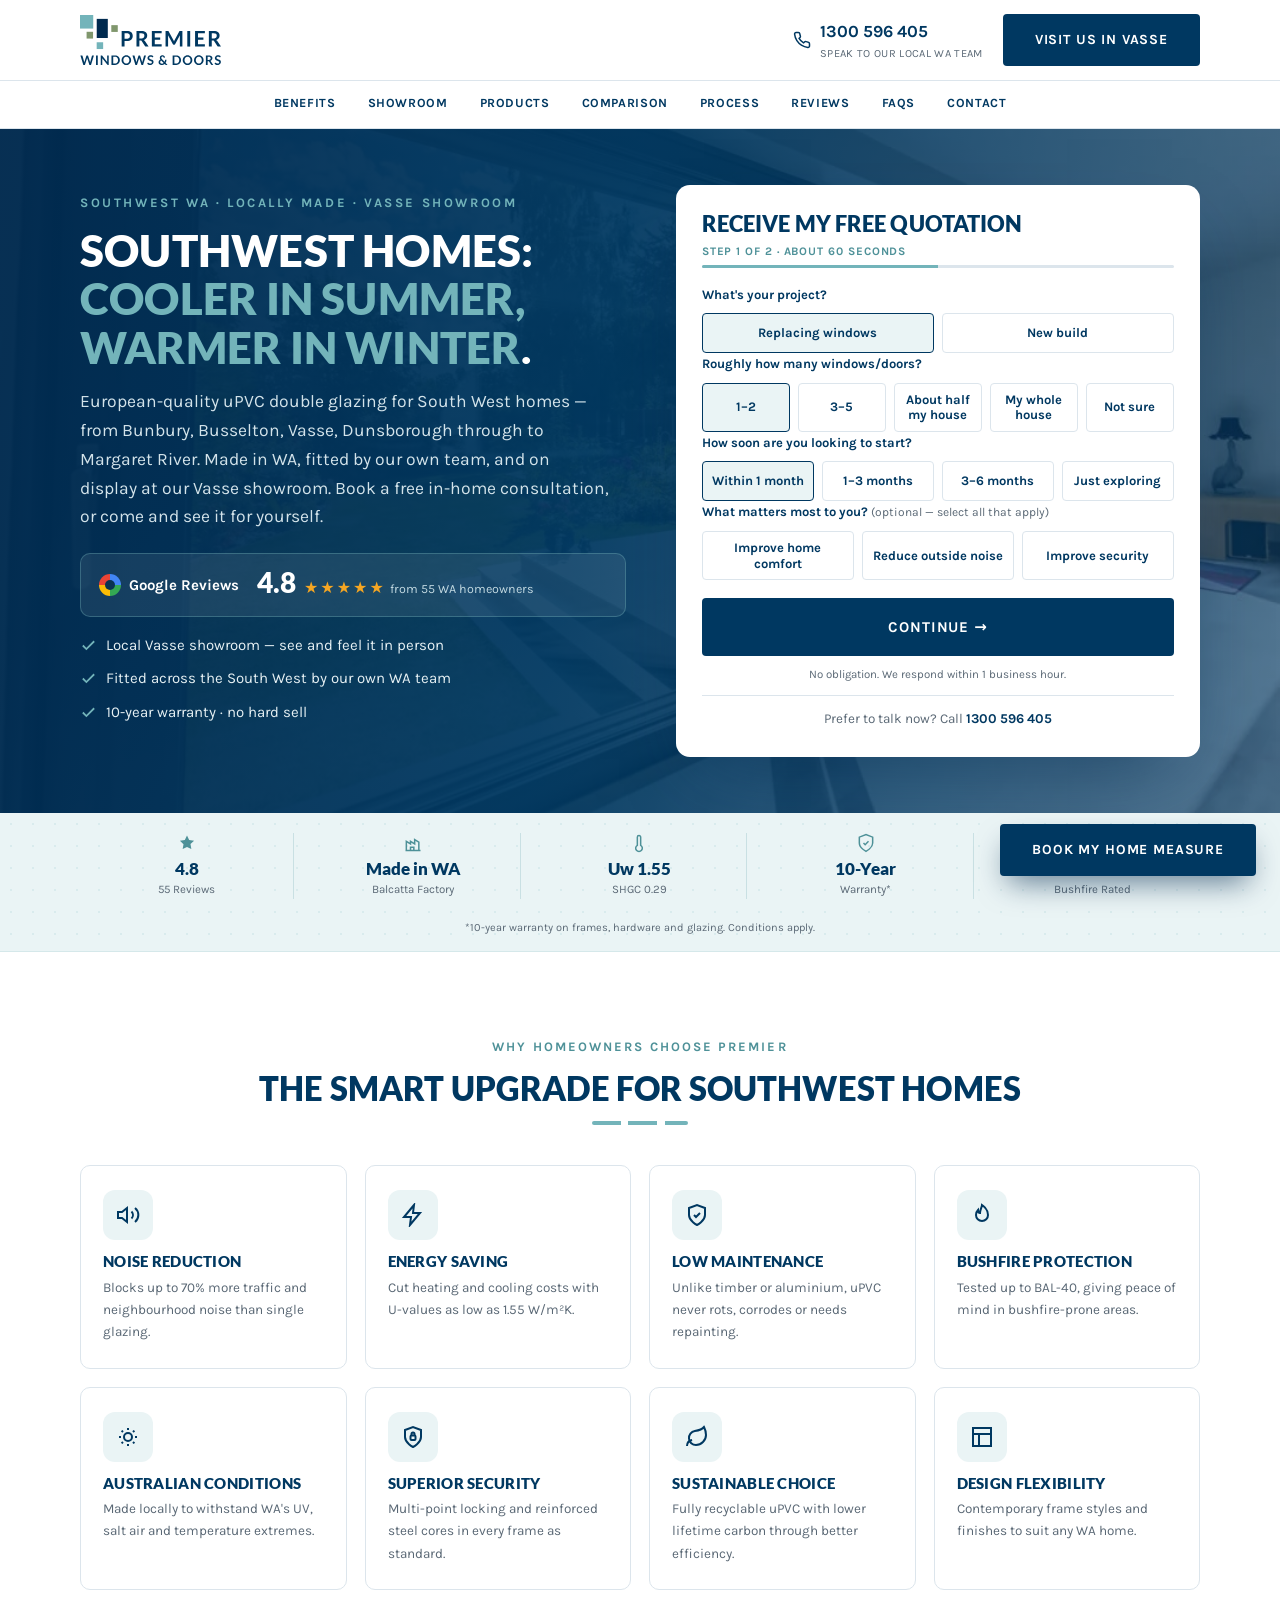
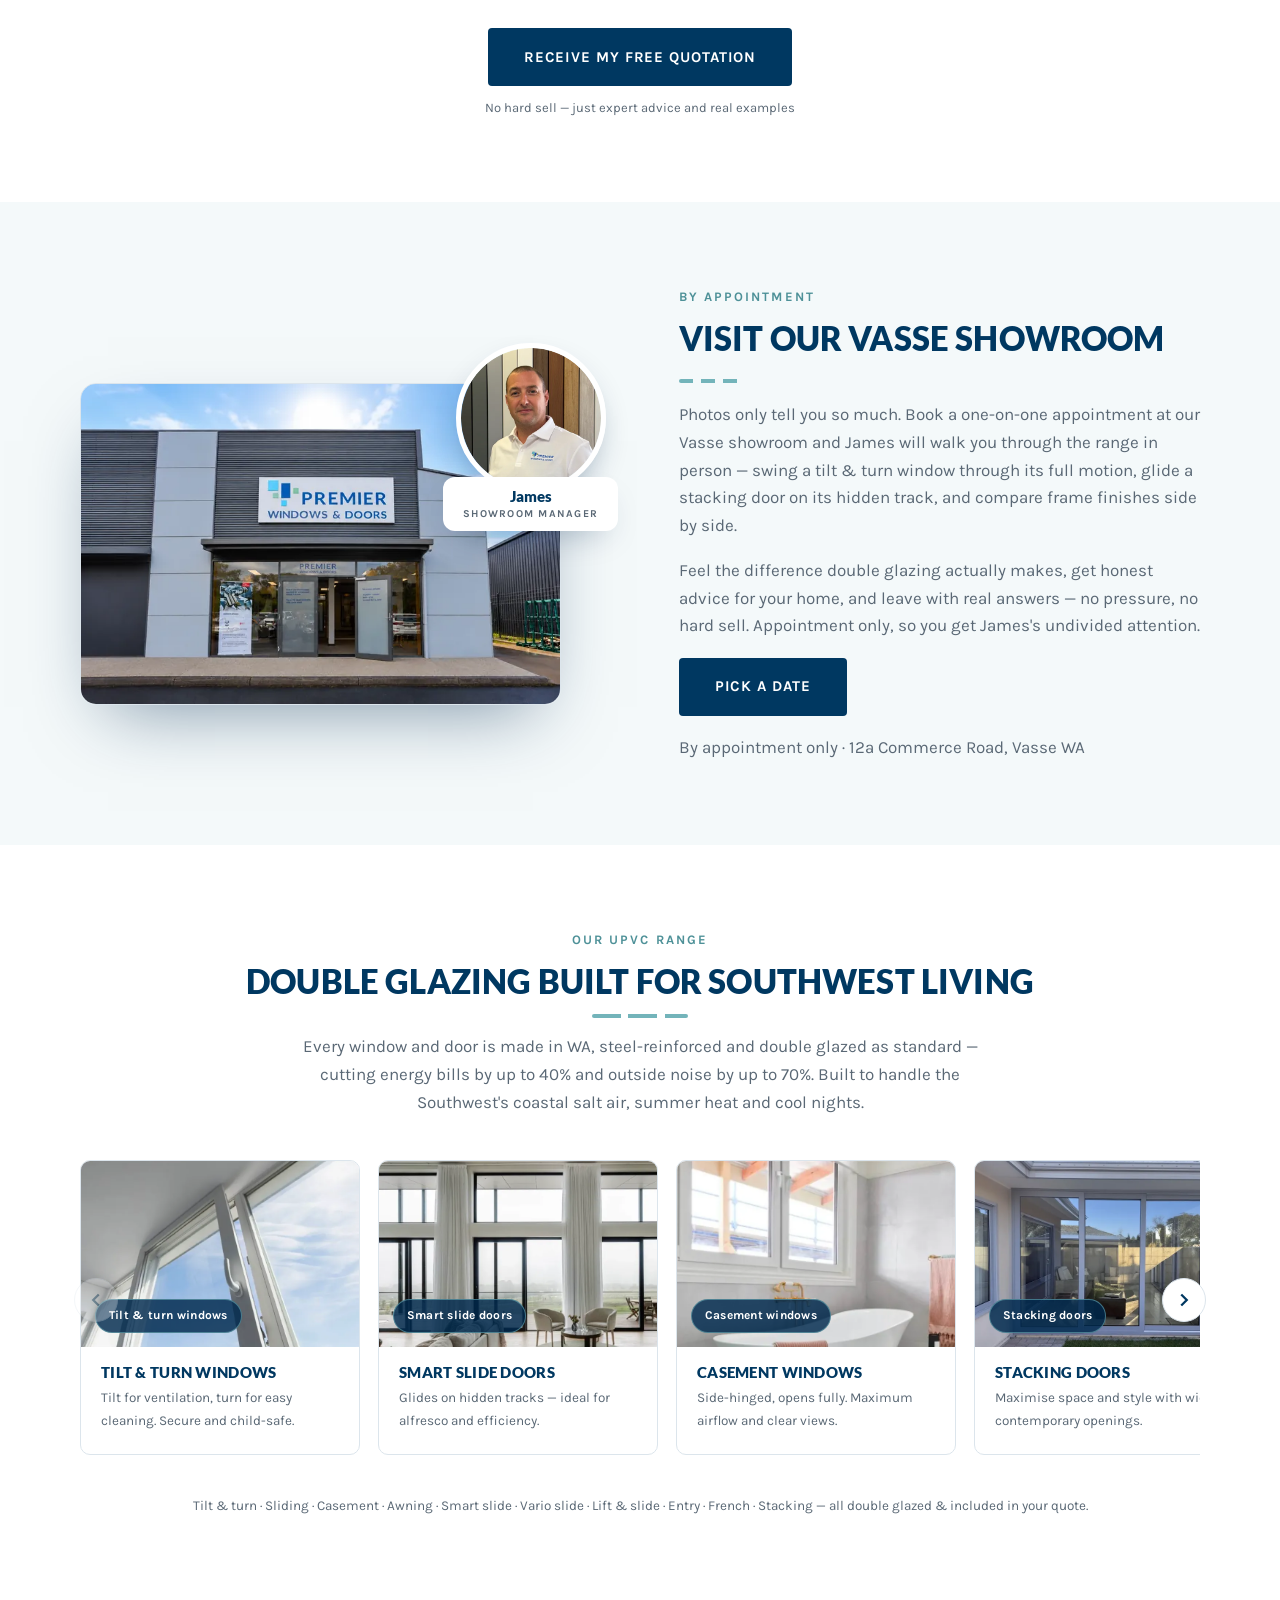
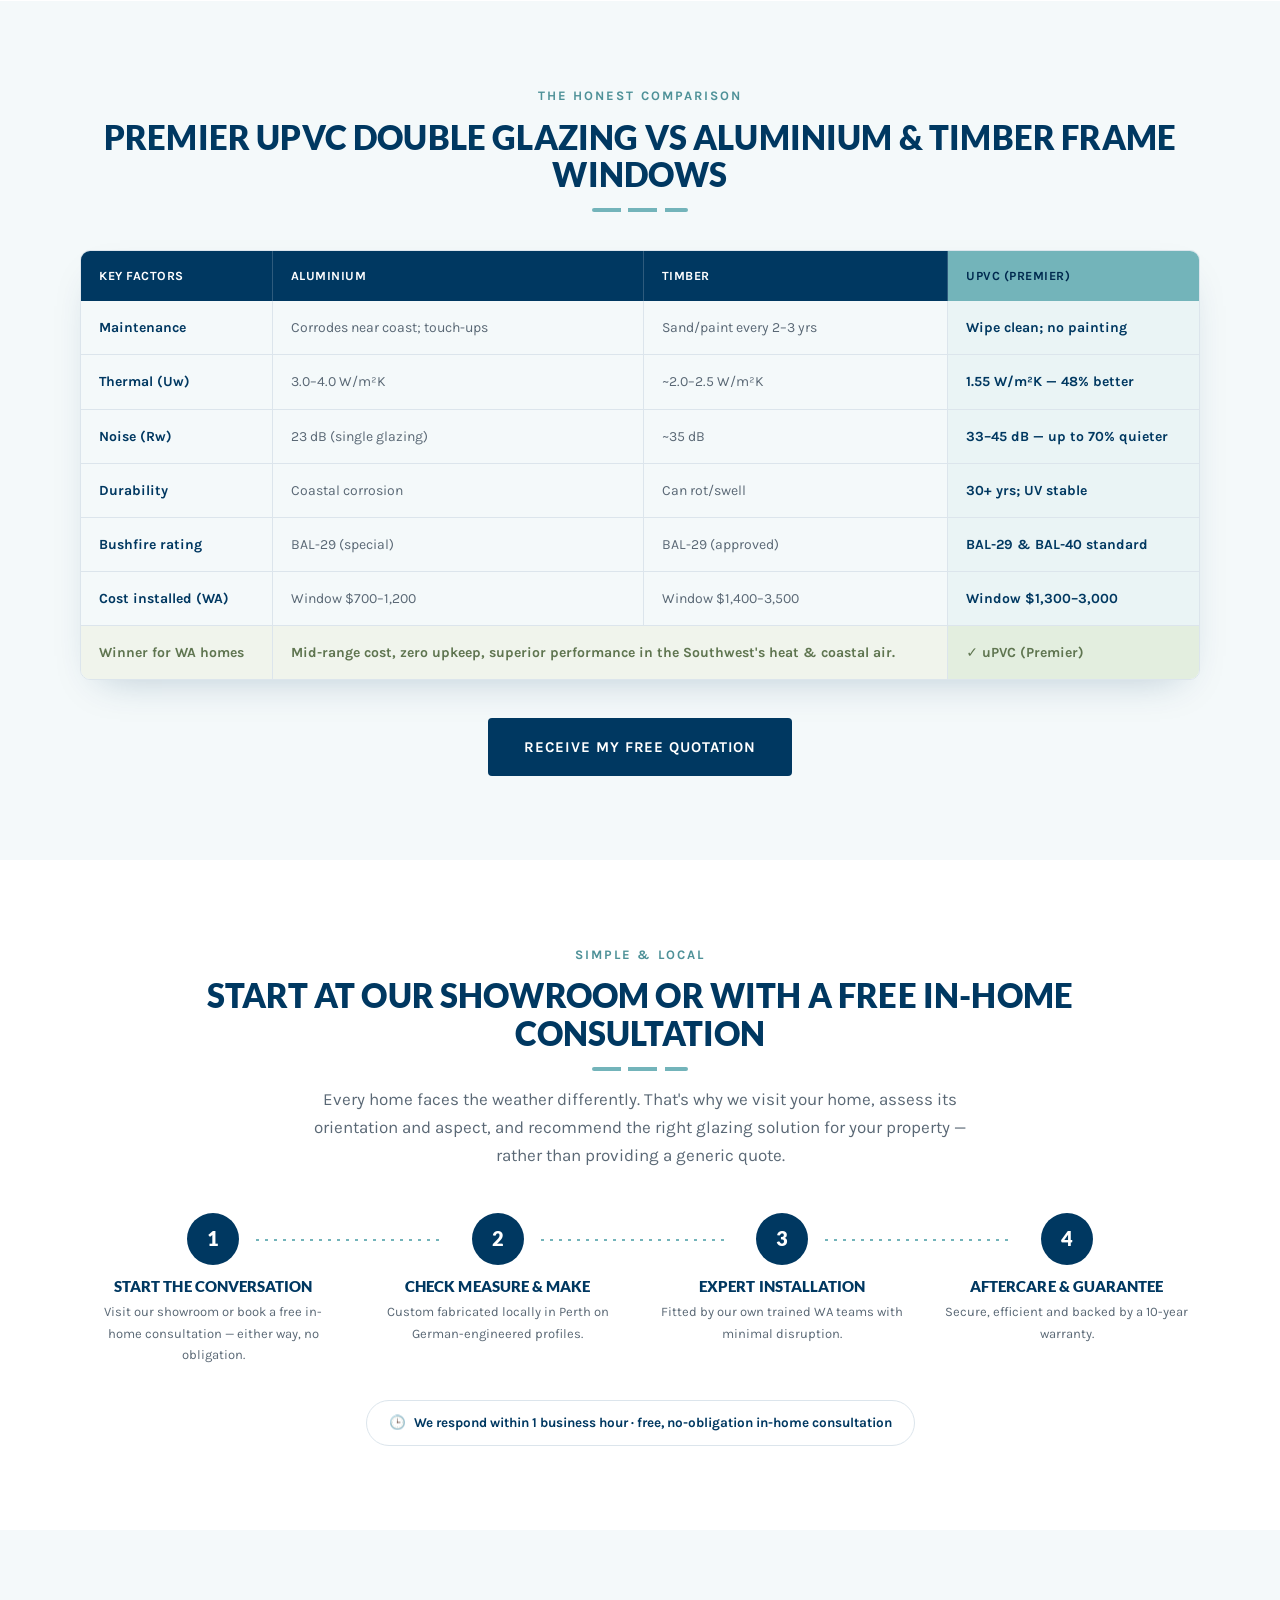
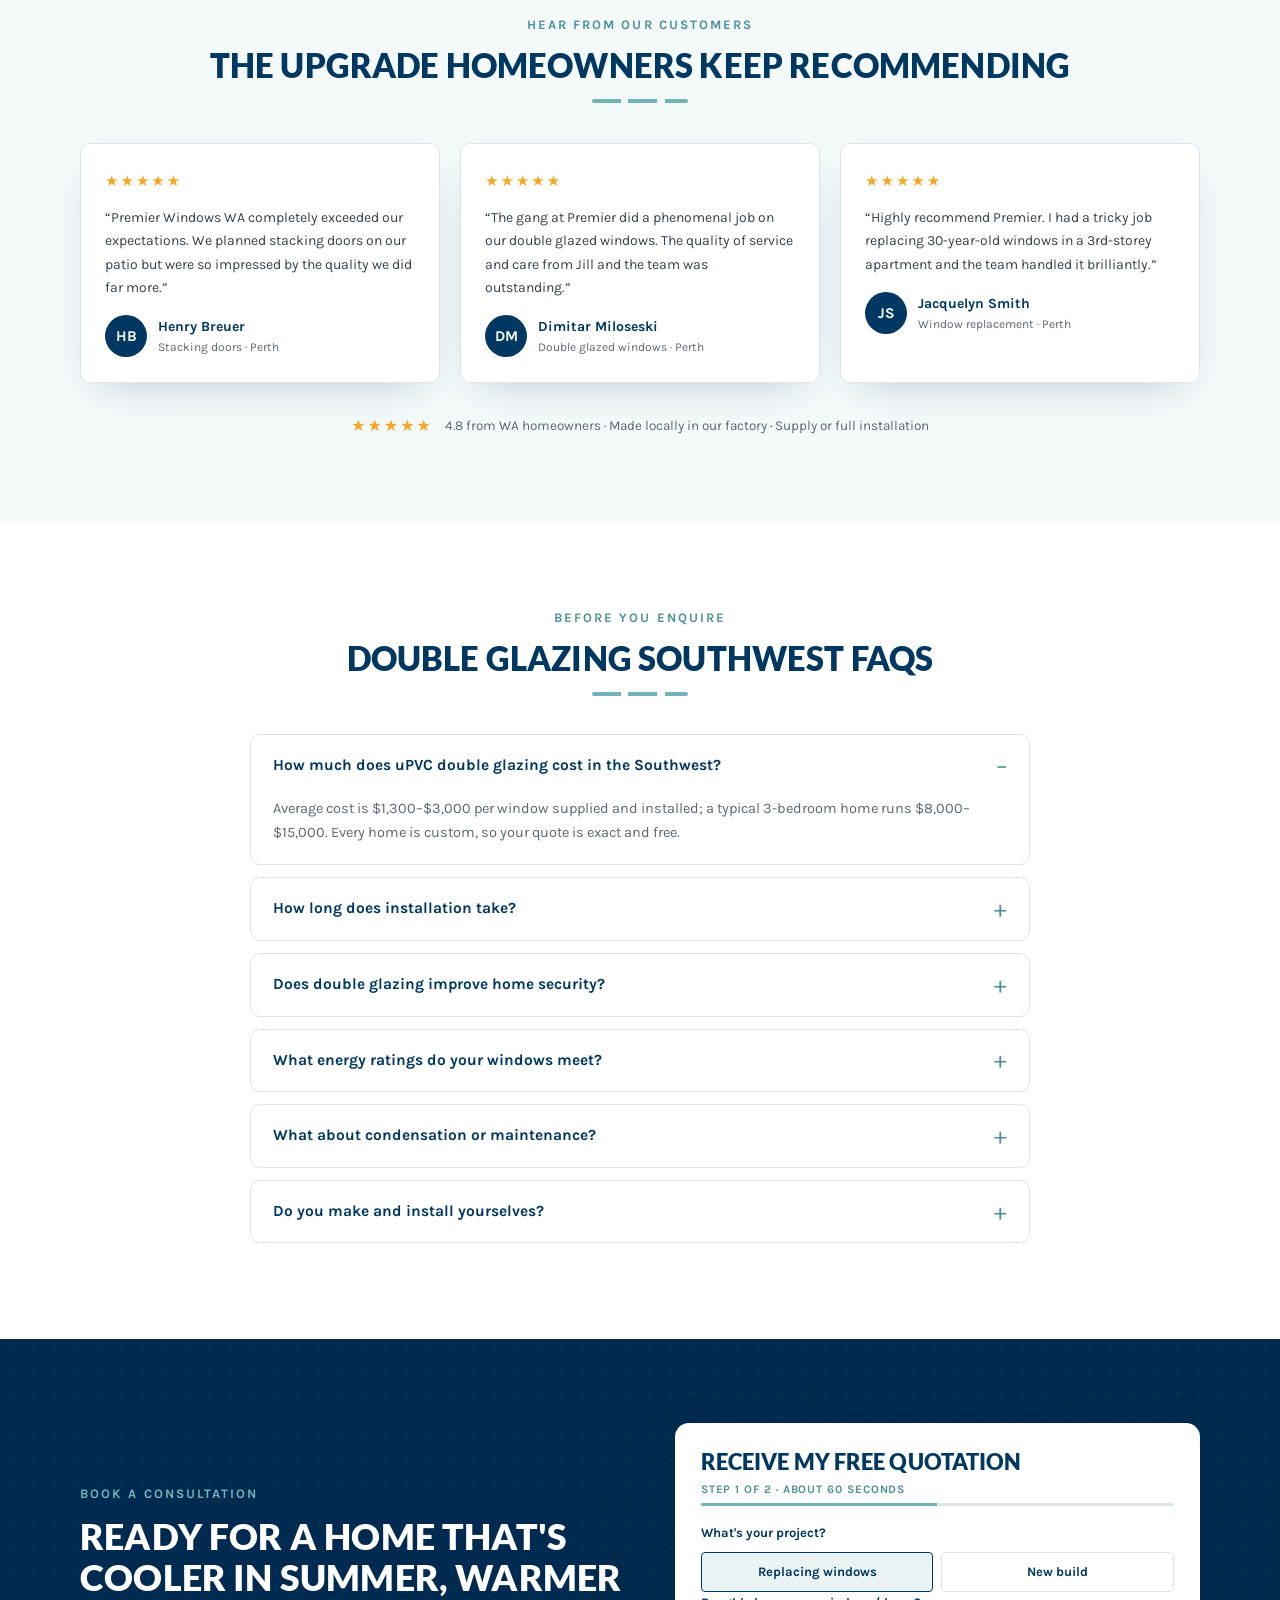
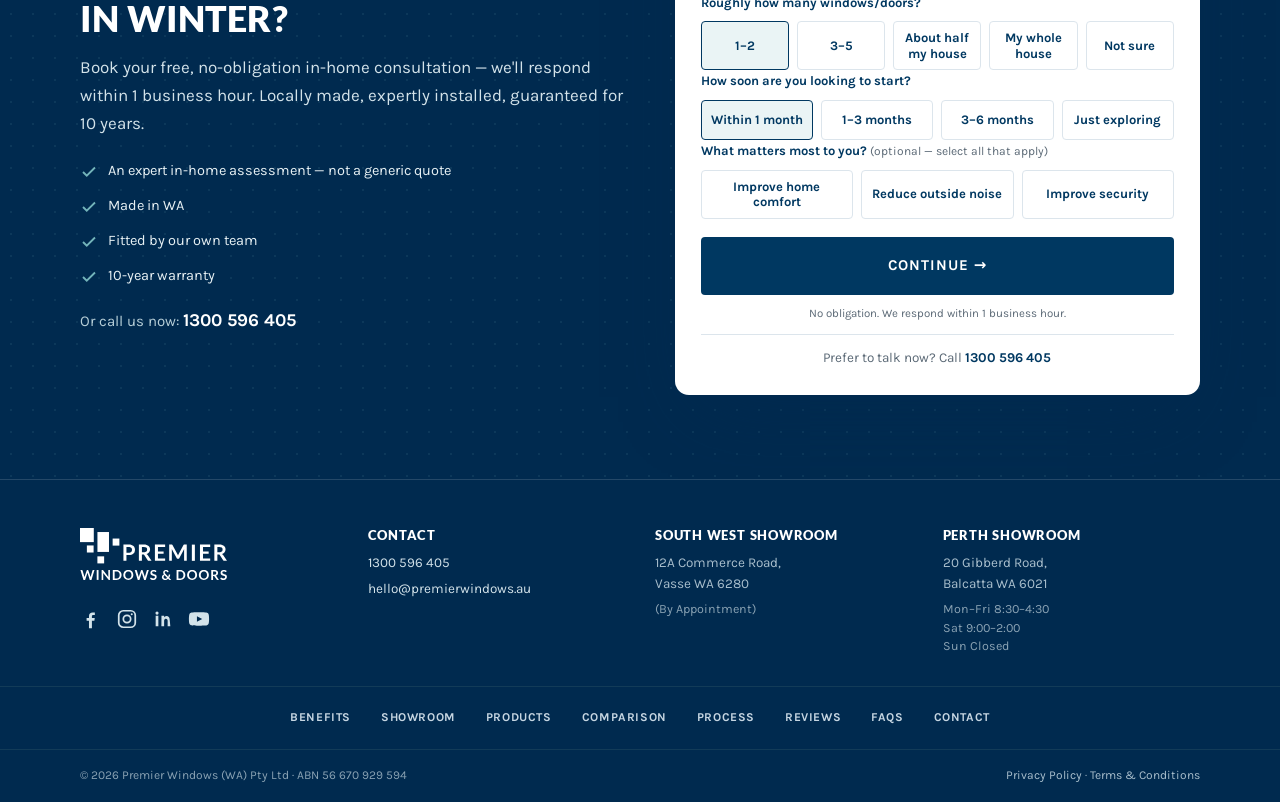
<file: south-west-windows/index.html>
<!DOCTYPE html>
<html lang="en-AU">
<head>
<!-- Google Tag Manager -->
<script>
(function(w,d,s,l,i){w[l]=w[l]||[];w[l].push({'gtm.start':
new Date().getTime(),event:'gtm.js'});var f=d.getElementsByTagName(s)[0],
j=d.createElement(s),dl=l!='dataLayer'?'&l='+l:'';j.async=true;j.src=
'https://www.googletagmanager.com/gtm.js?id='+i+dl;f.parentNode.insertBefore(j,f);
})(window,document,'script','dataLayer','GTM-PMP6BKFL');
</script>
<!-- End Google Tag Manager -->
<meta charset="utf-8">
<meta name="viewport" content="width=device-width, initial-scale=1">
<meta name="robots" content="noindex,follow">
<title>uPVC Double Glazing South West WA | Double Glazed Windows &amp; Doors | Premier Windows</title>
<meta name="description" content="European-quality uPVC double glazing for the South West of WA — Busselton, Vasse, Dunsborough and beyond. Locally made in Balcatta, expertly installed. Cut energy bills by up to 40% and block up to 70% of the noise. Free in-home consultation.">
<meta name="theme-color" content="#003861">
<link rel="canonical" href="https://glazing.premierwindows.com.au/south-west-windows/">
<link rel="icon" href="/assets/images/favicon.svg" type="image/svg+xml">

<!-- Open Graph / social -->
<meta property="og:type" content="website">
<meta property="og:site_name" content="Premier Windows &amp; Doors">
<meta property="og:title" content="uPVC Double Glazing South West WA | Double Glazed Windows &amp; Doors">
<meta property="og:description" content="European-quality uPVC double glazing for the South West of WA. Locally made in Balcatta, expertly installed. Cut energy bills by up to 40% and block up to 70% of the noise.">
<meta property="og:url" content="https://glazing.premierwindows.com.au/south-west-windows/">
<meta property="og:image" content="https://glazing.premierwindows.com.au/assets/images/hero-slidedoor-1080.jpg">
<meta property="og:locale" content="en_AU">
<meta name="twitter:card" content="summary_large_image">
<meta name="twitter:title" content="uPVC Double Glazing South West WA | Double Glazed Windows &amp; Doors">
<meta name="twitter:description" content="Double glazing for the South West of WA. Locally made in Balcatta, expertly installed. Cut energy bills by up to 40%, block up to 70% of the noise. Free in-home consultation.">
<meta name="twitter:image" content="https://glazing.premierwindows.com.au/assets/images/hero-slidedoor-1080.jpg">

<!-- ============================================================================
     PREMIER WINDOWS — SOUTH WEST WA (conversion-first)
     glazing.premierwindows.com.au/south-west-windows/ · Google Ads landing page
     Duplicate of the homepage with South West geo message-match + footer that
     leads with the Vasse showroom (by appointment) and shows opening hours.
     Shares the same repo architecture as / and /replacement/:
       styles  → /assets/css/premier.css   scripts → /assets/js/premier-lp.js
       images  → /assets/images/           fonts   → /assets/fonts/
     ============================================================================ -->

<!-- Preload LCP image + critical fonts -->
<link rel="preload" as="image" href="/assets/images/hero-slidedoor-1080.webp"
      imagesrcset="/assets/images/hero-slidedoor-1000.webp 1000w, /assets/images/hero-slidedoor-1080.webp 1080w"
      imagesizes="100vw" fetchpriority="high">
<link rel="preload" as="font" type="font/woff2" href="/assets/fonts/lato-black.woff2" crossorigin>
<link rel="preload" as="font" type="font/woff2" href="/assets/fonts/karla-regular.woff2" crossorigin>
<link rel="preload" as="font" type="font/woff2" href="/assets/fonts/karla-bold.woff2" crossorigin>

<link rel="stylesheet" href="/assets/css/premier.css?v=16">
</head>
<body>
<!-- Google Tag Manager (noscript) -->
<noscript><iframe src="https://www.googletagmanager.com/ns.html?id=GTM-PMP6BKFL"
height="0" width="0" style="display:none;visibility:hidden"></iframe></noscript>
<!-- End Google Tag Manager (noscript) -->
<a class="skip" href="#quote-form">Skip to consultation form</a>

<!-- ============ HEADER: logo + phone + CTA, with section nav ============ -->
<header class="hdr">
  <div class="wrap">
    <a class="logo" href="#top" aria-label="Premier Windows &amp; Doors">
      <img src="/assets/images/premier-logo.svg" width="153" height="54" alt="Premier Windows &amp; Doors">
    </a>
    <div class="right">
      <a class="tel" href="tel:1300596405" data-track="phone">
        <svg width="18" height="18" viewBox="0 0 24 24" fill="none" stroke="currentColor" stroke-width="2" aria-hidden="true"><path d="M22 16.92v3a2 2 0 0 1-2.18 2 19.79 19.79 0 0 1-8.63-3.07 19.5 19.5 0 0 1-6-6 19.79 19.79 0 0 1-3.07-8.67A2 2 0 0 1 4.11 2h3a2 2 0 0 1 2 1.72c.13.98.36 1.93.7 2.85a2 2 0 0 1-.45 2.11L8.09 9.91a16 16 0 0 0 6 6l1.23-1.23a2 2 0 0 1 2.11-.45c.92.34 1.87.57 2.85.7A2 2 0 0 1 22 16.92z"/></svg>
        <span>1300 596 405<small>Speak to our local WA team</small></span>
      </a>
      <a class="btn btn-primary" href="https://premierwindows.com.au/southwest/" target="_blank" rel="noopener"><span class="u-desktop">Visit us in Vasse</span><span class="u-mobile">Visit Vasse</span></a>
    </div>
  </div>
  <nav class="secnav" aria-label="Page sections">
    <div class="wrap">
      <a href="#benefits">Benefits</a>
      <a href="#showroom">Showroom</a>
      <a href="#products">Products</a>
      <a href="#comparison">Comparison</a>
      <a href="#process">Process</a>
      <a href="#reviews">Reviews</a>
      <a href="#faqs">FAQs</a>
      <a href="#contact">Contact</a>
    </div>
  </nav>
</header>

<main id="top">

<!-- ============ HERO ============ -->
<section class="hero" aria-labelledby="hero-h1">
  <div class="heroimg" aria-hidden="true">
    <picture>
      <source type="image/webp" srcset="/assets/images/hero-slidedoor-1000.webp 1000w, /assets/images/hero-slidedoor-1080.webp 1080w" sizes="100vw">
      <img src="/assets/images/hero-slidedoor-1080.jpg" alt="" width="1080" height="675" fetchpriority="high" decoding="async">
    </picture>
  </div>

  <div class="wrap">
    <div>
      <span class="eyebrow">Southwest WA · Locally made · Vasse showroom</span>
      <h1 id="hero-h1">Southwest homes: <span class="accent">cooler in summer, warmer in winter</span>.</h1>
      <p class="sub">European-quality uPVC double glazing for South West homes — from Bunbury, Busselton, Vasse, Dunsborough through to Margaret River. Made in WA, fitted by our own team, and on display at our Vasse showroom. Book a free in-home consultation, or come and see it for yourself.</p>

      <!-- Google Reviews — prominent -->
      <div class="gwrap">
        <span class="glogo"><span class="gmark" aria-hidden="true"></span>Google Reviews</span>
        <span class="score">
          <span class="num">4.8</span>
          <span>
            <span class="stars" role="img" aria-label="Rated 4.8 out of 5">★★★★★</span>
            <span class="cnt">from 55 WA homeowners</span>
          </span>
        </span>
      </div>

      <ul class="usp">
        <li><svg width="17" height="17" viewBox="0 0 24 24" fill="none" stroke="currentColor" stroke-width="2.5" aria-hidden="true"><path d="M20 6 9 17l-5-5"/></svg>Local Vasse showroom — see and feel it in person</li>
        <li><svg width="17" height="17" viewBox="0 0 24 24" fill="none" stroke="currentColor" stroke-width="2.5" aria-hidden="true"><path d="M20 6 9 17l-5-5"/></svg>Fitted across the South West by our own WA team</li>
        <li><svg width="17" height="17" viewBox="0 0 24 24" fill="none" stroke="currentColor" stroke-width="2.5" aria-hidden="true"><path d="M20 6 9 17l-5-5"/></svg>10-year warranty · no hard sell</li>
      </ul>
    </div>

    <!-- ============ CONSULTATION FORM (reuses shared premier-lp.js) ============ -->
    <div class="fcard" id="quote-form">
      <form id="quoteForm" novalidate>
        <div data-step="1">
          <h2>Receive my free quotation</h2>
          <p class="fstep">Step 1 of 2 · about 60 seconds</p>
          <div class="progress"><i id="progressBar"></i></div>

          <fieldset>
            <legend>What's your project?</legend>
            <div class="choices">
              <input type="radio" id="proj-rep" name="Project_Type" value="Replacing windows" checked>
              <label for="proj-rep">Replacing windows</label>
              <input type="radio" id="proj-new" name="Project_Type" value="New build">
              <label for="proj-new">New build</label>
            </div>
          </fieldset>

          <fieldset>
            <legend>Roughly how many windows/doors?</legend>
            <div class="choices">
              <input type="radio" id="size-1" name="Project_Size" value="1–2" checked>
              <label for="size-1">1–2</label>
              <input type="radio" id="size-2" name="Project_Size" value="3–5">
              <label for="size-2">3–5</label>
              <input type="radio" id="size-3" name="Project_Size" value="About half my house">
              <label for="size-3">About half my house</label>
              <input type="radio" id="size-4" name="Project_Size" value="My whole house">
              <label for="size-4">My whole house</label>
              <input type="radio" id="size-5" name="Project_Size" value="Not sure">
              <label for="size-5">Not sure</label>
            </div>
          </fieldset>

          <fieldset>
            <legend>How soon are you looking to start?</legend>
            <div class="choices">
              <input type="radio" id="when-1" name="Timeframe" value="Within 1 month" checked>
              <label for="when-1">Within 1 month</label>
              <input type="radio" id="when-2" name="Timeframe" value="1–3 months">
              <label for="when-2">1–3 months</label>
              <input type="radio" id="when-3" name="Timeframe" value="3–6 months">
              <label for="when-3">3–6 months</label>
              <input type="radio" id="when-4" name="Timeframe" value="Just exploring">
              <label for="when-4">Just exploring</label>
            </div>
          </fieldset>

          <fieldset>
            <legend>What matters most to you? <span class="opt">(optional — select all that apply)</span></legend>
            <div class="choices checks">
              <input type="checkbox" id="pri-1" name="Priorities" value="Improve home comfort">
              <label for="pri-1">Improve home comfort</label>
              <input type="checkbox" id="pri-2" name="Priorities" value="Reduce outside noise">
              <label for="pri-2">Reduce outside noise</label>
              <input type="checkbox" id="pri-3" name="Priorities" value="Improve security">
              <label for="pri-3">Improve security</label>
            </div>
          </fieldset>

          <button type="button" class="btn btn-primary btn-block btn-lg" id="toStep2" style="margin-top:18px">Continue →</button>
          <p class="micro">No obligation. We respond within 1 business hour.</p>
          <p class="callalt">Prefer to talk now? Call <a href="tel:1300596405" data-track="phone">1300 596 405</a></p>
        </div>

        <div data-step="2" hidden>
          <h2>Almost done</h2>
          <p class="fstep">Step 2 of 2 · where should we send it?</p>
          <div class="progress"><i style="width:100%"></i></div>

          <div class="field">
            <label class="sr-only" for="first-name">First name</label>
            <input type="text" id="first-name" name="First_Name" placeholder="First name" autocomplete="given-name" required>
            <p class="err">Please enter your first name</p>
          </div>
          <div class="field">
            <label class="sr-only" for="last-name">Last name</label>
            <input type="text" id="last-name" name="Last_Name" placeholder="Last name" autocomplete="family-name" required>
            <p class="err">Please enter your last name</p>
          </div>
          <div class="field">
            <label class="sr-only" for="phone">Phone number</label>
            <input type="tel" id="phone" name="Phone" placeholder="Phone number" autocomplete="tel" inputmode="tel" required>
            <p class="err">Please enter a valid phone number</p>
          </div>
          <div class="field">
            <label class="sr-only" for="email">Email address</label>
            <input type="email" id="email" name="Email" placeholder="Email address" autocomplete="email" inputmode="email" required>
            <p class="err">Please enter a valid email address</p>
          </div>

          <button type="submit" class="btn btn-primary btn-block btn-lg" id="submitBtn" style="margin-top:18px">Receive my free quotation →</button>
          <button type="button" class="back" id="backTo1">← Back</button>
          <p class="micro">🔒 We respond within 1 business hour. By submitting you agree to be contacted by Premier Windows. Opt out anytime.</p>
        </div>
      </form>

      <!-- Inline success (used only if SUCCESS_URL redirect is disabled) -->
      <div class="success" id="formSuccess" hidden role="status" aria-live="polite">
        <div class="ico"><svg width="30" height="30" viewBox="0 0 24 24" fill="none" stroke="currentColor" stroke-width="3" aria-hidden="true"><path d="M20 6 9 17l-5-5"/></svg></div>
        <h2>Thank you</h2>
        <p>Your consultation request is in. A local Premier specialist will call you within <strong>1 business hour</strong>.</p>
        <p style="margin-top:14px"><a class="btn btn-outline" href="tel:1300596405" data-track="phone">Call us now instead</a></p>
      </div>
    </div>
  </div>
</section>

<!-- ============ TRUST STRIP ============ -->
<section class="trustbar" aria-label="Why homeowners trust Premier Windows">
  <div class="dotted" aria-hidden="true"></div>
  <div class="wrap">
    <div class="tstat">
      <span class="tico"><svg width="20" height="20" viewBox="0 0 24 24" fill="currentColor" aria-hidden="true"><path d="M12 3l2.6 5.3 5.9.9-4.3 4.1 1 5.8L12 16.9 6.8 19.2l1-5.8L3.5 9.2l5.9-.9L12 3z"/></svg></span>
      <span class="big">4.8</span><small>55 Reviews</small>
    </div>
    <div class="tstat">
      <span class="tico"><svg width="20" height="20" viewBox="0 0 24 24" fill="none" stroke="currentColor" stroke-width="1.8" aria-hidden="true"><path d="M3 21h18M4 21V10l5 3V10l5 3V8l5 3v10"/><path d="M9 21v-4h4v4"/></svg></span>
      <span class="big">Made in WA</span><small>Balcatta Factory</small>
    </div>
    <div class="tstat">
      <span class="tico"><svg width="20" height="20" viewBox="0 0 24 24" fill="none" stroke="currentColor" stroke-width="1.8" aria-hidden="true"><path d="M14 14.76V5a2 2 0 1 0-4 0v9.76a4 4 0 1 0 4 0z"/></svg></span>
      <span class="big">Uw 1.55</span><small>SHGC 0.29</small>
    </div>
    <div class="tstat">
      <span class="tico"><svg width="20" height="20" viewBox="0 0 24 24" fill="none" stroke="currentColor" stroke-width="1.8" aria-hidden="true"><path d="M12 22s8-4 8-10V5l-8-3-8 3v7c0 6 8 10 8 10z"/><path d="m9 12 2 2 4-4"/></svg></span>
      <span class="big">10-Year</span><small>Warranty*</small>
    </div>
    <div class="tstat">
      <span class="tico"><svg width="20" height="20" viewBox="0 0 24 24" fill="none" stroke="currentColor" stroke-width="1.8" aria-hidden="true"><path d="M12 2s6 4 6 10a6 6 0 0 1-12 0c0-2 1-4 2-5 0 2 1 3 2 3 0-3 2-6 2-8z"/></svg></span>
      <span class="big">BAL-40</span><small>Bushfire Rated</small>
    </div>
  </div>
  <p class="trustnote">*10-year warranty on frames, hardware and glazing. Conditions apply.</p>
</section>

<!-- ============ BENEFITS ============ -->
<section class="section" id="benefits" aria-labelledby="benefits-h">
  <div class="wrap center">
    <span class="eyebrow">Why homeowners choose Premier</span>
    <h2 class="h-sec" id="benefits-h">The smart upgrade for Southwest homes</h2>
    <span class="divider" aria-hidden="true"></span>
  </div>
  <div class="wrap" style="margin-top:40px">
    <div class="grid4">
      <article class="card"><span class="ico"><svg width="24" height="24" viewBox="0 0 24 24" fill="none" stroke="currentColor" stroke-width="2" aria-hidden="true"><path d="M11 5 6 9H2v6h4l5 4V5z"/><path d="M15.5 8.5a5 5 0 0 1 0 7M19 5a9 9 0 0 1 0 14"/></svg></span><h3>Noise reduction</h3><p>Blocks up to 70% more traffic and neighbourhood noise than single glazing.</p></article>
      <article class="card"><span class="ico"><svg width="24" height="24" viewBox="0 0 24 24" fill="none" stroke="currentColor" stroke-width="2" aria-hidden="true"><path d="M13 2 3 14h7l-1 8 10-12h-7z"/></svg></span><h3>Energy saving</h3><p>Cut heating and cooling costs with U-values as low as 1.55 W/m²K.</p></article>
      <article class="card"><span class="ico"><svg width="24" height="24" viewBox="0 0 24 24" fill="none" stroke="currentColor" stroke-width="2" aria-hidden="true"><path d="M12 22s8-4 8-10V5l-8-3-8 3v7c0 6 8 10 8 10z"/><path d="m9 12 2 2 4-4"/></svg></span><h3>Low maintenance</h3><p>Unlike timber or aluminium, uPVC never rots, corrodes or needs repainting.</p></article>
      <article class="card"><span class="ico"><svg width="24" height="24" viewBox="0 0 24 24" fill="none" stroke="currentColor" stroke-width="2" aria-hidden="true"><path d="M12 2s6 4 6 10a6 6 0 0 1-12 0c0-2 1-4 2-5 0 2 1 3 2 3 0-3 2-6 2-8z"/></svg></span><h3>Bushfire protection</h3><p>Tested up to BAL-40, giving peace of mind in bushfire-prone areas.</p></article>
      <article class="card"><span class="ico"><svg width="24" height="24" viewBox="0 0 24 24" fill="none" stroke="currentColor" stroke-width="2" aria-hidden="true"><circle cx="12" cy="12" r="4"/><path d="M12 3v2M12 19v2M3 12h2M19 12h2M5.6 5.6 7 7M17 17l1.4 1.4M18.4 5.6 17 7M7 17l-1.4 1.4"/></svg></span><h3>Australian conditions</h3><p>Made locally to withstand WA's UV, salt air and temperature extremes.</p></article>
      <article class="card"><span class="ico"><svg width="24" height="24" viewBox="0 0 24 24" fill="none" stroke="currentColor" stroke-width="2" aria-hidden="true"><path d="M12 22s8-4 8-10V5l-8-3-8 3v7c0 6 8 10 8 10z"/><rect x="9.5" y="10.5" width="5" height="4.5" rx="1"/><path d="M10.5 10.5V9a1.5 1.5 0 0 1 3 0v1.5"/></svg></span><h3>Superior security</h3><p>Multi-point locking and reinforced steel cores in every frame as standard.</p></article>
      <article class="card"><span class="ico"><svg width="24" height="24" viewBox="0 0 24 24" fill="none" stroke="currentColor" stroke-width="2" aria-hidden="true"><path d="M11 20A7 7 0 0 1 9.8 6.1C15.5 5 17 4.48 19 2c1 2 2 4.18 2 8 0 5.5-4.78 10-10 10Z"/><path d="M2 21c0-3 1.85-5.36 5.08-6"/></svg></span><h3>Sustainable choice</h3><p>Fully recyclable uPVC with lower lifetime carbon through better efficiency.</p></article>
      <article class="card"><span class="ico"><svg width="24" height="24" viewBox="0 0 24 24" fill="none" stroke="currentColor" stroke-width="2" aria-hidden="true"><path d="M3 3h18v18H3z"/><path d="M3 9h18M9 21V9"/></svg></span><h3>Design flexibility</h3><p>Contemporary frame styles and finishes to suit any WA home.</p></article>
    </div>
    <div class="seccta">
      <a class="btn btn-primary btn-lg" href="#quote-form">Receive my free quotation</a>
      <span class="hint">No hard sell — just expert advice and real examples</span>
    </div>
  </div>
</section>

<!-- ============ MEET US IN VASSE — SHOWROOM ============ -->
<section class="section" id="showroom" style="background:var(--sky)" aria-labelledby="showroom-h">
  <div class="wrap vasse__grid">
    <div class="vasse__media">
      <img class="vasse__photo" src="/assets/images/vasse-showroom-building-1000.webp"
           srcset="/assets/images/vasse-showroom-building-700.webp 700w, /assets/images/vasse-showroom-building-1000.webp 1000w"
           sizes="(max-width:960px) 100vw, 50vw"
           alt="The Premier Windows &amp; Doors showroom in Vasse, South West WA"
           width="1000" height="667" loading="lazy" decoding="async">
      <figure class="vasse__person">
        <img src="/assets/images/james-showroom-manager.webp"
             alt="James, Premier Windows Vasse showroom manager"
             width="160" height="160" loading="lazy" decoding="async">
        <figcaption class="vasse__card"><b>James</b><span>Showroom Manager</span></figcaption>
      </figure>
    </div>
    <div class="vasse__body">
      <span class="eyebrow">By appointment</span>
      <h2 class="h-sec" id="showroom-h">Visit our Vasse showroom</h2>
      <span class="vasse__rule" aria-hidden="true"></span>
      <p>Photos only tell you so much. Book a one-on-one appointment at our Vasse showroom and James will walk you through the range in person — swing a tilt &amp; turn window through its full motion, glide a stacking door on its hidden track, and compare frame finishes side by side.</p>
      <p>Feel the difference double glazing actually makes, get honest advice for your home, and leave with real answers — no pressure, no hard sell. Appointment only, so you get James's undivided attention.</p>
      <p class="vasse__cta"><a class="btn btn-primary btn-lg" href="https://premierwindows.com.au/book-vasse/" target="_blank" rel="noopener">Pick a date</a></p>
      <p class="vasse__meta">By appointment only · 12a Commerce Road, Vasse WA</p>
    </div>
  </div>
</section>

<!-- ============ PRODUCT RANGE ============ -->
<section class="section" id="products" aria-labelledby="range-h">
  <div class="wrap center">
    <span class="eyebrow">Our uPVC range</span>
    <h2 class="h-sec" id="range-h">Double glazing built for Southwest living</h2>
    <span class="divider" aria-hidden="true"></span>
    <p class="lead">Every window and door is made in WA, steel-reinforced and double glazed as standard — cutting energy bills by up to 40% and outside noise by up to 70%. Built to handle the Southwest's coastal salt air, summer heat and cool nights.</p>
  </div>
  <div class="wrap" style="margin-top:40px">
    <div class="prodslider-wrap">
      <button class="slidebtn prev" type="button" aria-label="Previous products"><svg width="22" height="22" viewBox="0 0 24 24" fill="none" stroke="currentColor" stroke-width="2.5" aria-hidden="true"><path d="M15 18l-6-6 6-6"/></svg></button>
      <div class="prodslider" role="group" aria-label="Premier product range">
        <article class="prod"><div class="pimg"><img src="/assets/images/product-tilt-turn.webp" alt="Premier uPVC tilt &amp; turn window tilted open to the sky" width="760" height="507" loading="lazy" decoding="async"><span class="plabel">Tilt &amp; turn windows</span></div><div class="pbody"><h3>Tilt &amp; turn windows</h3><p>Tilt for ventilation, turn for easy cleaning. Secure and child-safe.</p></div></article>
        <article class="prod"><div class="pimg"><img src="/assets/images/product-smart-slide.webp" alt="Premier uPVC smart slide doors opening to a rural view" width="760" height="507" loading="lazy" decoding="async"><span class="plabel">Smart slide doors</span></div><div class="pbody"><h3>Smart slide doors</h3><p>Glides on hidden tracks — ideal for alfresco and efficiency.</p></div></article>
        <article class="prod"><div class="pimg"><img src="/assets/images/product-casement.webp" alt="Premier uPVC casement windows opening above a freestanding bath" width="760" height="507" loading="lazy" decoding="async"><span class="plabel">Casement windows</span></div><div class="pbody"><h3>Casement windows</h3><p>Side-hinged, opens fully. Maximum airflow and clear views.</p></div></article>
        <article class="prod"><div class="pimg"><img src="/assets/images/product-stacking.webp" alt="Premier uPVC stacking doors opening to a paved courtyard" width="760" height="507" loading="lazy" decoding="async"><span class="plabel">Stacking doors</span></div><div class="pbody"><h3>Stacking doors</h3><p>Maximise space and style with wide, contemporary openings.</p></div></article>
        <article class="prod"><div class="pimg"><img src="/assets/images/product-awning.webp" alt="Premier uPVC awning windows in a bright living room" width="760" height="507" loading="lazy" decoding="async"><span class="plabel">Awning windows</span></div><div class="pbody"><h3>Awning windows</h3><p>Top-hinged to open outward — fresh airflow, even in the rain.</p></div></article>
        <article class="prod"><div class="pimg"><img src="/assets/images/product-entry-door.webp" alt="Premier uPVC timber-look entry door with glass side panels" width="760" height="507" loading="lazy" decoding="async"><span class="plabel">Entry doors</span></div><div class="pbody"><h3>Entry doors</h3><p>A secure, thermally efficient welcome in timber-look or colour.</p></div></article>
        <article class="prod"><div class="pimg"><img src="/assets/images/product-french-door.webp" alt="Premier uPVC French doors opening onto a garden" width="760" height="507" loading="lazy" decoding="async"><span class="plabel">French doors</span></div><div class="pbody"><h3>French doors</h3><p>Classic double doors that open wide and bring the outside in.</p></div></article>
        <article class="prod"><div class="pimg"><img src="/assets/images/product-lift-slide.webp" alt="Premier uPVC lift &amp; slide doors to a brick patio" width="760" height="507" loading="lazy" decoding="async"><span class="plabel">Lift &amp; slide doors</span></div><div class="pbody"><h3>Lift &amp; slide doors</h3><p>Large panels that glide effortlessly and seal tight when closed.</p></div></article>
        <article class="prod"><div class="pimg"><img src="/assets/images/product-vario-slide-window.webp" alt="Premier uPVC vario slide window in a modern kitchen" width="760" height="507" loading="lazy" decoding="async"><span class="plabel">Vario slide windows</span></div><div class="pbody"><h3>Vario slide windows</h3><p>Slimline sliding sashes with a big, clear, uninterrupted view.</p></div></article>
        <article class="prod"><div class="pimg"><img src="/assets/images/product-vario-slide-door.webp" alt="Premier uPVC vario slide doors opening to a garden and pool" width="760" height="507" loading="lazy" decoding="async"><span class="plabel">Vario slide doors</span></div><div class="pbody"><h3>Vario slide doors</h3><p>Space-saving sliders for easy, everyday indoor-outdoor living.</p></div></article>
      </div>
      <button class="slidebtn next" type="button" aria-label="Next products"><svg width="22" height="22" viewBox="0 0 24 24" fill="none" stroke="currentColor" stroke-width="2.5" aria-hidden="true"><path d="M9 18l6-6-6-6"/></svg></button>
    </div>
    <p class="rangenote">Tilt &amp; turn · Sliding · Casement · Awning · Smart slide · Vario slide · Lift &amp; slide · Entry · French · Stacking — all double glazed &amp; included in your quote.</p>
  </div>
</section>

<!-- ============ COMPARISON ============ -->
<section class="section" id="comparison" style="background:var(--sky)" aria-labelledby="compare-h">
  <div class="wrap center">
    <span class="eyebrow">The honest comparison</span>
    <h2 class="h-sec" id="compare-h">Premier uPVC double glazing vs aluminium &amp; timber frame windows</h2>
    <span class="divider" aria-hidden="true"></span>
  </div>
  <div class="wrap" style="margin-top:38px">
    <div class="tablewrap">
      <table>
        <caption>Aluminium and timber windows compared with Premier uPVC double glazing</caption>
        <thead>
          <tr>
            <th scope="col">Key factors</th>
            <th scope="col">Aluminium</th>
            <th scope="col">Timber</th>
            <th scope="col" class="hl">uPVC (Premier)</th>
          </tr>
        </thead>
        <tbody>
          <tr>
            <th scope="row">Maintenance</th>
            <td data-label="Aluminium">Corrodes near coast; touch-ups</td>
            <td data-label="Timber">Sand/paint every 2–3 yrs</td>
            <td data-label="uPVC (Premier)" class="hl">Wipe clean; no painting</td>
          </tr>
          <tr>
            <th scope="row">Thermal (Uw)</th>
            <td data-label="Aluminium">3.0–4.0 W/m²K</td>
            <td data-label="Timber">~2.0–2.5 W/m²K</td>
            <td data-label="uPVC (Premier)" class="hl">1.55 W/m²K — 48% better</td>
          </tr>
          <tr>
            <th scope="row">Noise (Rw)</th>
            <td data-label="Aluminium">23 dB (single glazing)</td>
            <td data-label="Timber">~35 dB</td>
            <td data-label="uPVC (Premier)" class="hl">33–45 dB — up to 70% quieter</td>
          </tr>
          <tr>
            <th scope="row">Durability</th>
            <td data-label="Aluminium">Coastal corrosion</td>
            <td data-label="Timber">Can rot/swell</td>
            <td data-label="uPVC (Premier)" class="hl">30+ yrs; UV stable</td>
          </tr>
          <tr>
            <th scope="row">Bushfire rating</th>
            <td data-label="Aluminium">BAL-29 (special)</td>
            <td data-label="Timber">BAL-29 (approved)</td>
            <td data-label="uPVC (Premier)" class="hl">BAL-29 &amp; BAL-40 standard</td>
          </tr>
          <tr>
            <th scope="row">Cost installed (WA)</th>
            <td data-label="Aluminium">Window $700–1,200</td>
            <td data-label="Timber">Window $1,400–3,500</td>
            <td data-label="uPVC (Premier)" class="hl">Window $1,300–3,000</td>
          </tr>
          <tr class="verdict">
            <th scope="row">Winner for WA homes</th>
            <td data-label="Why" colspan="2">Mid-range cost, zero upkeep, superior performance in the Southwest's heat &amp; coastal air.</td>
            <td data-label="Winner" class="hl">✓ uPVC (Premier)</td>
          </tr>
        </tbody>
      </table>
    </div>
    <div class="seccta">
      <a class="btn btn-primary btn-lg" href="#quote-form">Receive my free quotation</a>
    </div>
  </div>
</section>

<!-- ============ PROCESS (leads with the value of the in-home consultation) ============ -->
<section class="section" id="process" aria-labelledby="process-h">
  <div class="wrap center">
    <span class="eyebrow">Simple &amp; local</span>
    <h2 class="h-sec" id="process-h">Start at our showroom or with a free in-home consultation</h2>
    <span class="divider" aria-hidden="true"></span>
    <p class="lead">Every home faces the weather differently. That's why we visit your home, assess its orientation and aspect, and recommend the right glazing solution for your property — rather than providing a generic quote.</p>
  </div>
  <div class="wrap" style="margin-top:44px">
    <ol class="steps">
      <li class="step"><span class="n" aria-hidden="true">1</span><h3>Start the conversation</h3><p>Visit our showroom or book a free in-home consultation — either way, no obligation.</p></li>
      <li class="step"><span class="n" aria-hidden="true">2</span><h3>Check measure &amp; make</h3><p>Custom fabricated locally in Perth on German-engineered profiles.</p></li>
      <li class="step"><span class="n" aria-hidden="true">3</span><h3>Expert installation</h3><p>Fitted by our own trained WA teams with minimal disruption.</p></li>
      <li class="step"><span class="n" aria-hidden="true">4</span><h3>Aftercare &amp; guarantee</h3><p>Secure, efficient and backed by a 10-year warranty.</p></li>
    </ol>
    <p class="center"><span class="pill"><span aria-hidden="true">🕒</span> We respond within 1 business hour · free, no-obligation in-home consultation</span></p>
  </div>
</section>

<!-- ============ TESTIMONIALS ============ -->
<section class="section" id="reviews" style="background:var(--sky)" aria-labelledby="reviews-h">
  <div class="wrap center">
    <span class="eyebrow">Hear from our customers</span>
    <h2 class="h-sec" id="reviews-h">The upgrade homeowners keep recommending</h2>
    <span class="divider" aria-hidden="true"></span>
  </div>
  <div class="wrap" style="margin-top:40px">
    <div class="grid3">
      <article class="tcard">
        <span class="stars" role="img" aria-label="Rated 5 out of 5">★★★★★</span>
        <p>“Premier Windows WA completely exceeded our expectations. We planned stacking doors on our patio but were so impressed by the quality we did far more.”</p>
        <footer><span class="av" aria-hidden="true">HB</span><span><b>Henry Breuer</b><span>Stacking doors · Perth</span></span></footer>
      </article>
      <article class="tcard">
        <span class="stars" role="img" aria-label="Rated 5 out of 5">★★★★★</span>
        <p>“The gang at Premier did a phenomenal job on our double glazed windows. The quality of service and care from Jill and the team was outstanding.”</p>
        <footer><span class="av" aria-hidden="true">DM</span><span><b>Dimitar Miloseski</b><span>Double glazed windows · Perth</span></span></footer>
      </article>
      <article class="tcard">
        <span class="stars" role="img" aria-label="Rated 5 out of 5">★★★★★</span>
        <p>“Highly recommend Premier. I had a tricky job replacing 30-year-old windows in a 3rd-storey apartment and the team handled it brilliantly.”</p>
        <footer><span class="av" aria-hidden="true">JS</span><span><b>Jacquelyn Smith</b><span>Window replacement · Perth</span></span></footer>
      </article>
    </div>
    <p class="revfoot"><span class="stars" role="img" aria-label="Rated 4.8 out of 5">★★★★★</span> 4.8 from WA homeowners · Made locally in our factory · Supply or full installation</p>
  </div>
</section>

<!-- ============ FAQ ============ -->
<section class="section" id="faqs" aria-labelledby="faq-h">
  <div class="wrap center">
    <span class="eyebrow">Before you enquire</span>
    <h2 class="h-sec" id="faq-h">Double Glazing Southwest FAQs</h2>
    <span class="divider" aria-hidden="true"></span>
  </div>
  <div class="wrap faq" style="margin-top:38px">
    <details open>
      <summary>How much does uPVC double glazing cost in the Southwest?</summary>
      <div class="a">Average cost is $1,300–$3,000 per window supplied and installed; a typical 3-bedroom home runs $8,000–$15,000. Every home is custom, so your quote is exact and free.</div>
    </details>
    <details>
      <summary>How long does installation take?</summary>
      <div class="a">Most homes are fitted in 1–4 days on site by our own trained teams — never subcontractors — with minimal disruption. As a guide, plan for around 10–14 weeks from order to installation while your windows are custom-made in Balcatta.</div>
    </details>
    <details>
      <summary>Does double glazing improve home security?</summary>
      <div class="a">Yes. Every Premier frame has multi-point locking and reinforced steel cores as standard, and our double glazed units meet AS 2047 — significantly harder to force than old single glazed aluminium.</div>
    </details>
    <details>
      <summary>What energy ratings do your windows meet?</summary>
      <div class="a">Our Low-E, argon-filled double glazed units reach U-values as low as 1.55 W/m²K (7-star NatHERS) and comply with AS 2047 and AS 1288 — cutting heating and cooling costs by up to 40%.</div>
    </details>
    <details>
      <summary>What about condensation or maintenance?</summary>
      <div class="a">uPVC never rots, corrodes or needs repainting — just wipe the frames clean. Double glazing also helps reduce the condensation that forms on cold single glazed aluminium frames.</div>
    </details>
    <details>
      <summary>Do you make and install yourselves?</summary>
      <div class="a">Yes — we manufacture every window and door in our own Balcatta factory and install with our own trained WA teams, never subcontractors. That's how we control quality from consultation to aftercare, backed by a 10-year warranty.</div>
    </details>
  </div>
</section>

<!-- ============ FINAL CTA / CONTACT ============ -->
<section class="section final" id="contact" aria-labelledby="final-h">
  <div class="dotted" aria-hidden="true"></div>
  <div class="wrap">
    <div>
      <span class="eyebrow" style="color:var(--blue)">Book a consultation</span>
      <h2 id="final-h">Ready for a home that's cooler in summer, warmer in winter?</h2>
      <p class="lead">Book your free, no-obligation in-home consultation — we'll respond within 1 business hour. Locally made, expertly installed, guaranteed for 10 years.</p>
      <ul class="fl">
        <li><svg width="18" height="18" viewBox="0 0 24 24" fill="none" stroke="currentColor" stroke-width="2.5" aria-hidden="true"><path d="M20 6 9 17l-5-5"/></svg>An expert in-home assessment — not a generic quote</li>
        <li><svg width="18" height="18" viewBox="0 0 24 24" fill="none" stroke="currentColor" stroke-width="2.5" aria-hidden="true"><path d="M20 6 9 17l-5-5"/></svg>Made in WA</li>
        <li><svg width="18" height="18" viewBox="0 0 24 24" fill="none" stroke="currentColor" stroke-width="2.5" aria-hidden="true"><path d="M20 6 9 17l-5-5"/></svg>Fitted by our own team</li>
        <li><svg width="18" height="18" viewBox="0 0 24 24" fill="none" stroke="currentColor" stroke-width="2.5" aria-hidden="true"><path d="M20 6 9 17l-5-5"/></svg>10-year warranty</li>
      </ul>
      <p class="finaltel">Or call us now: <a href="tel:1300596405" data-track="phone">1300 596 405</a></p>
    </div>

    <!-- Second consultation form — same component + shared premier-lp.js as the hero form.
         Uses [data-quote-form] + [data-next]/[data-back] and unique field ids so
         both forms coexist and submit identically (redirect to /thank-you/). -->
    <div class="fcard">
      <form data-quote-form novalidate>
        <div data-step="1">
          <h2>Receive my free quotation</h2>
          <p class="fstep">Step 1 of 2 · about 60 seconds</p>
          <div class="progress"><i></i></div>

          <fieldset>
            <legend>What's your project?</legend>
            <div class="choices">
              <input type="radio" id="proj-rep-2" name="Project_Type" value="Replacing windows" checked>
              <label for="proj-rep-2">Replacing windows</label>
              <input type="radio" id="proj-new-2" name="Project_Type" value="New build">
              <label for="proj-new-2">New build</label>
            </div>
          </fieldset>

          <fieldset>
            <legend>Roughly how many windows/doors?</legend>
            <div class="choices">
              <input type="radio" id="size-1-2" name="Project_Size" value="1–2" checked>
              <label for="size-1-2">1–2</label>
              <input type="radio" id="size-2-2" name="Project_Size" value="3–5">
              <label for="size-2-2">3–5</label>
              <input type="radio" id="size-3-2" name="Project_Size" value="About half my house">
              <label for="size-3-2">About half my house</label>
              <input type="radio" id="size-4-2" name="Project_Size" value="My whole house">
              <label for="size-4-2">My whole house</label>
              <input type="radio" id="size-5-2" name="Project_Size" value="Not sure">
              <label for="size-5-2">Not sure</label>
            </div>
          </fieldset>

          <fieldset>
            <legend>How soon are you looking to start?</legend>
            <div class="choices">
              <input type="radio" id="when-1-2" name="Timeframe" value="Within 1 month" checked>
              <label for="when-1-2">Within 1 month</label>
              <input type="radio" id="when-2-2" name="Timeframe" value="1–3 months">
              <label for="when-2-2">1–3 months</label>
              <input type="radio" id="when-3-2" name="Timeframe" value="3–6 months">
              <label for="when-3-2">3–6 months</label>
              <input type="radio" id="when-4-2" name="Timeframe" value="Just exploring">
              <label for="when-4-2">Just exploring</label>
            </div>
          </fieldset>

          <fieldset>
            <legend>What matters most to you? <span class="opt">(optional — select all that apply)</span></legend>
            <div class="choices checks">
              <input type="checkbox" id="pri-1-2" name="Priorities" value="Improve home comfort">
              <label for="pri-1-2">Improve home comfort</label>
              <input type="checkbox" id="pri-2-2" name="Priorities" value="Reduce outside noise">
              <label for="pri-2-2">Reduce outside noise</label>
              <input type="checkbox" id="pri-3-2" name="Priorities" value="Improve security">
              <label for="pri-3-2">Improve security</label>
            </div>
          </fieldset>

          <button type="button" class="btn btn-primary btn-block btn-lg" data-next style="margin-top:18px">Continue →</button>
          <p class="micro">No obligation. We respond within 1 business hour.</p>
          <p class="callalt">Prefer to talk now? Call <a href="tel:1300596405" data-track="phone">1300 596 405</a></p>
        </div>

        <div data-step="2" hidden>
          <h2>Almost done</h2>
          <p class="fstep">Step 2 of 2 · where should we send it?</p>
          <div class="progress"><i style="width:100%"></i></div>

          <div class="field">
            <label class="sr-only" for="first-name-2">First name</label>
            <input type="text" id="first-name-2" name="First_Name" placeholder="First name" autocomplete="given-name" required>
            <p class="err">Please enter your first name</p>
          </div>
          <div class="field">
            <label class="sr-only" for="last-name-2">Last name</label>
            <input type="text" id="last-name-2" name="Last_Name" placeholder="Last name" autocomplete="family-name" required>
            <p class="err">Please enter your last name</p>
          </div>
          <div class="field">
            <label class="sr-only" for="phone-2">Phone number</label>
            <input type="tel" id="phone-2" name="Phone" placeholder="Phone number" autocomplete="tel" inputmode="tel" required>
            <p class="err">Please enter a valid phone number</p>
          </div>
          <div class="field">
            <label class="sr-only" for="email-2">Email address</label>
            <input type="email" id="email-2" name="Email" placeholder="Email address" autocomplete="email" inputmode="email" required>
            <p class="err">Please enter a valid email address</p>
          </div>

          <button type="submit" class="btn btn-primary btn-block btn-lg" style="margin-top:18px">Receive my free quotation →</button>
          <button type="button" class="back" data-back>← Back</button>
          <p class="micro">🔒 We respond within 1 business hour. By submitting you agree to be contacted by Premier Windows. Opt out anytime.</p>
        </div>
      </form>

      <div class="success" hidden role="status" aria-live="polite">
        <div class="ico"><svg width="30" height="30" viewBox="0 0 24 24" fill="none" stroke="currentColor" stroke-width="3" aria-hidden="true"><path d="M20 6 9 17l-5-5"/></svg></div>
        <h2>Thank you</h2>
        <p>Your consultation request is in. A local Premier specialist will call you within <strong>1 business hour</strong>.</p>
        <p style="margin-top:14px"><a class="btn btn-outline" href="tel:1300596405" data-track="phone">Call us now instead</a></p>
      </div>
    </div>
  </div>
</section>

</main>

<!-- ============ FOOTER: logo, phone, email, showrooms, ABN, legal + section nav ============ -->
<footer class="ftr">
  <div class="wrap">
    <div>
      <span class="logo"><img src="/assets/images/premier-logo-white.svg" width="153" height="54" alt="Premier Windows &amp; Doors"></span>
      <div class="ftsocial">
        <a href="https://www.facebook.com/people/Premier-Windows/61554646870575/" target="_blank" rel="noopener" aria-label="Premier Windows on Facebook"><svg viewBox="0 0 24 24" fill="currentColor" aria-hidden="true"><path d="M13 22v-8h2.7l.4-3H13V9.1c0-.9.3-1.5 1.6-1.5H16.2V5c-.3 0-1.3-.1-2.4-.1-2.4 0-4 1.4-4 4V11H7.2v3h2.6v8h3.2z"/></svg></a>
        <a href="https://www.instagram.com/premierwindows_aus/" target="_blank" rel="noopener" aria-label="Premier Windows on Instagram"><svg viewBox="0 0 24 24" fill="none" stroke="currentColor" stroke-width="1.9" aria-hidden="true"><rect x="3" y="3" width="18" height="18" rx="5"/><circle cx="12" cy="12" r="4"/><circle cx="17.2" cy="6.8" r="1.1" fill="currentColor" stroke="none"/></svg></a>
        <a href="https://www.linkedin.com/company/101085029" target="_blank" rel="noopener" aria-label="Premier Windows on LinkedIn"><svg viewBox="0 0 24 24" fill="currentColor" aria-hidden="true"><path d="M6.94 8.5H4V20h2.94V8.5zM5.47 3.8a1.72 1.72 0 1 0 0 3.44 1.72 1.72 0 0 0 0-3.44zM20 20h-2.94v-5.86c0-1.47-.53-2.47-1.84-2.47-1 0-1.6.68-1.87 1.33-.1.24-.12.56-.12.89V20H10.3s.04-10.4 0-11.5h2.93v1.63c.39-.6 1.09-1.46 2.66-1.46 1.94 0 3.4 1.27 3.4 4z"/></svg></a>
        <a href="https://www.youtube.com/channel/UC85SBKfb20zLgM5v6tgvkkw" target="_blank" rel="noopener" aria-label="Premier Windows on YouTube"><svg viewBox="0 0 24 24" fill="currentColor" aria-hidden="true"><path d="M23 12s0-3.4-.43-5a2.6 2.6 0 0 0-1.83-1.84C19.14 4.7 12 4.7 12 4.7s-7.14 0-8.74.46A2.6 2.6 0 0 0 1.43 7C1 8.6 1 12 1 12s0 3.4.43 5a2.6 2.6 0 0 0 1.83 1.84c1.6.46 8.74.46 8.74.46s7.14 0 8.74-.46A2.6 2.6 0 0 0 22.57 17C23 15.4 23 12 23 12zM9.75 15.02V8.98L15.5 12z"/></svg></a>
      </div>
    </div>
    <div>
      <h2>Contact</h2>
      <address>
        <a href="tel:1300596405" data-track="phone">1300 596 405</a>
        <a href="mailto:hello@premierwindows.au">hello@premierwindows.au</a>
      </address>
    </div>
    <div>
      <h2>South West showroom</h2>
      <address>12A Commerce Road,<br>Vasse WA 6280<br><span class="fthours">(By Appointment)</span></address>
    </div>
    <div>
      <h2>Perth showroom</h2>
      <address>20 Gibberd Road,<br>Balcatta WA 6021<br><span class="fthours">Mon–Fri 8:30–4:30<br>Sat 9:00–2:00<br>Sun Closed</span></address>
    </div>
  </div>
  <nav class="ftnav" aria-label="Page sections">
    <div class="wrap">
      <a href="#benefits">Benefits</a>
      <a href="#showroom">Showroom</a>
      <a href="#products">Products</a>
      <a href="#comparison">Comparison</a>
      <a href="#process">Process</a>
      <a href="#reviews">Reviews</a>
      <a href="#faqs">FAQs</a>
      <a href="#contact">Contact</a>
    </div>
  </nav>
  <div class="ftbar">
    <div class="wrap">
      <span>© <span id="yr">2026</span> Premier Windows (WA) Pty Ltd · ABN 56 670 929 594</span>
      <span><a href="https://premierwindows.com.au/privacy-policy/" target="_blank" rel="noopener">Privacy Policy</a> · <a href="https://premierwindows.com.au/terms-conditions/" target="_blank" rel="noopener">Terms &amp; Conditions</a></span>
    </div>
  </div>
</footer>

<!-- ============ STICKY CTAs ============ -->
<a class="btn btn-primary sticky-desktop" href="https://premierwindows.com.au/southwest/" target="_blank" rel="noopener">Book my home measure</a>
<div class="sticky-mobile">
  <a class="btn btn-outline" href="tel:1300596405" data-track="phone">
    <svg width="16" height="16" viewBox="0 0 24 24" fill="none" stroke="currentColor" stroke-width="2.5" aria-hidden="true"><path d="M22 16.92v3a2 2 0 0 1-2.18 2 19.79 19.79 0 0 1-8.63-3.07 19.5 19.5 0 0 1-6-6 19.79 19.79 0 0 1-3.07-8.67A2 2 0 0 1 4.11 2h3a2 2 0 0 1 2 1.72c.13.98.36 1.93.7 2.85a2 2 0 0 1-.45 2.11L8.09 9.91a16 16 0 0 0 6 6l1.23-1.23a2 2 0 0 1 2.11-.45c.92.34 1.87.57 2.85.7A2 2 0 0 1 22 16.92z"/></svg>
    Call now
  </a>
  <a class="btn btn-primary" href="https://premierwindows.com.au/southwest/" target="_blank" rel="noopener">Book measure</a>
</div>

<!-- ============ STRUCTURED DATA ============ -->
<script type="application/ld+json">
{"@context":"https://schema.org","@graph":[
{"@type":"LocalBusiness","@id":"https://premierwindows.com.au/#business","name":"Premier Windows & Doors","description":"uPVC double glazed windows and doors, locally manufactured in Balcatta and installed across Perth and the South West of Western Australia.","telephone":"1300596405","email":"hello@premierwindows.au","priceRange":"$$$","areaServed":[{"@type":"City","name":"Perth"},{"@type":"State","name":"Western Australia"}],"address":[{"@type":"PostalAddress","streetAddress":"20 Gibberd Road","addressLocality":"Balcatta","addressRegion":"WA","postalCode":"6021","addressCountry":"AU"},{"@type":"PostalAddress","streetAddress":"12A Commerce Road","addressLocality":"Vasse","addressRegion":"WA","postalCode":"6280","addressCountry":"AU"}],"aggregateRating":{"@type":"AggregateRating","ratingValue":"4.8","reviewCount":"55","bestRating":"5"}},
{"@type":"FAQPage","mainEntity":[
{"@type":"Question","name":"How much does uPVC double glazing cost in the Southwest?","acceptedAnswer":{"@type":"Answer","text":"Average cost is $1,300–$3,000 per window supplied and installed; a typical 3-bedroom home runs $8,000–$15,000. Every home is custom, so your quote is exact and free."}},
{"@type":"Question","name":"How long does installation take?","acceptedAnswer":{"@type":"Answer","text":"Most homes are fitted in 1–4 days by our own trained teams. As a guide, plan for around 10–14 weeks from order to installation while your windows are custom-made in Balcatta."}},
{"@type":"Question","name":"Does double glazing improve home security?","acceptedAnswer":{"@type":"Answer","text":"Yes. Every Premier frame has multi-point locking and reinforced steel cores as standard, and our double glazed units meet AS 2047."}},
{"@type":"Question","name":"What energy ratings do your windows meet?","acceptedAnswer":{"@type":"Answer","text":"Our Low-E, argon-filled double glazed units reach U-values as low as 1.55 W/m²K (7-star NatHERS) and comply with AS 2047 and AS 1288."}},
{"@type":"Question","name":"What about condensation or maintenance?","acceptedAnswer":{"@type":"Answer","text":"uPVC never rots, corrodes or needs repainting — just wipe the frames clean. Double glazing also helps reduce condensation compared with single glazed aluminium."}},
{"@type":"Question","name":"Do you make and install yourselves?","acceptedAnswer":{"@type":"Answer","text":"Yes. We manufacture every window and door in our own Balcatta factory and install with our own trained WA teams, never subcontractors, backed by a 10-year warranty."}}
]}]}
</script>

<!-- =============================================================================
     TRACKING — BUILD PLACEHOLDERS (see also /assets/js/premier-lp.js)
     TODO(dev): replace GA4_ID + AW_CONVERSION_ID below and the labels/endpoint
     in premier-lp.js. Form field names align with Zoho (Project_Type,
     Project_Size, Timeframe, Priorities, First_Name, Phone, Email, Suburb).
     ============================================================================= -->

<!-- GA4 & Google Ads are managed inside Google Tag Manager (GTM-PMP6BKFL).
     premier-lp.js pushes form/phone events to window.dataLayer for GTM to pick up.
     The previous inline gtag.js snippet used a placeholder ID (GA4_ID) and was removed
     (it was the invalid tag Google Tag Assistant flagged as "installed incorrectly"). -->

<!-- Shared landing-page behaviour: 2-step form, validation, tracking hooks -->
<script src="/assets/js/premier-lp.js?v=6" defer></script>
</body>
</html>
</file>
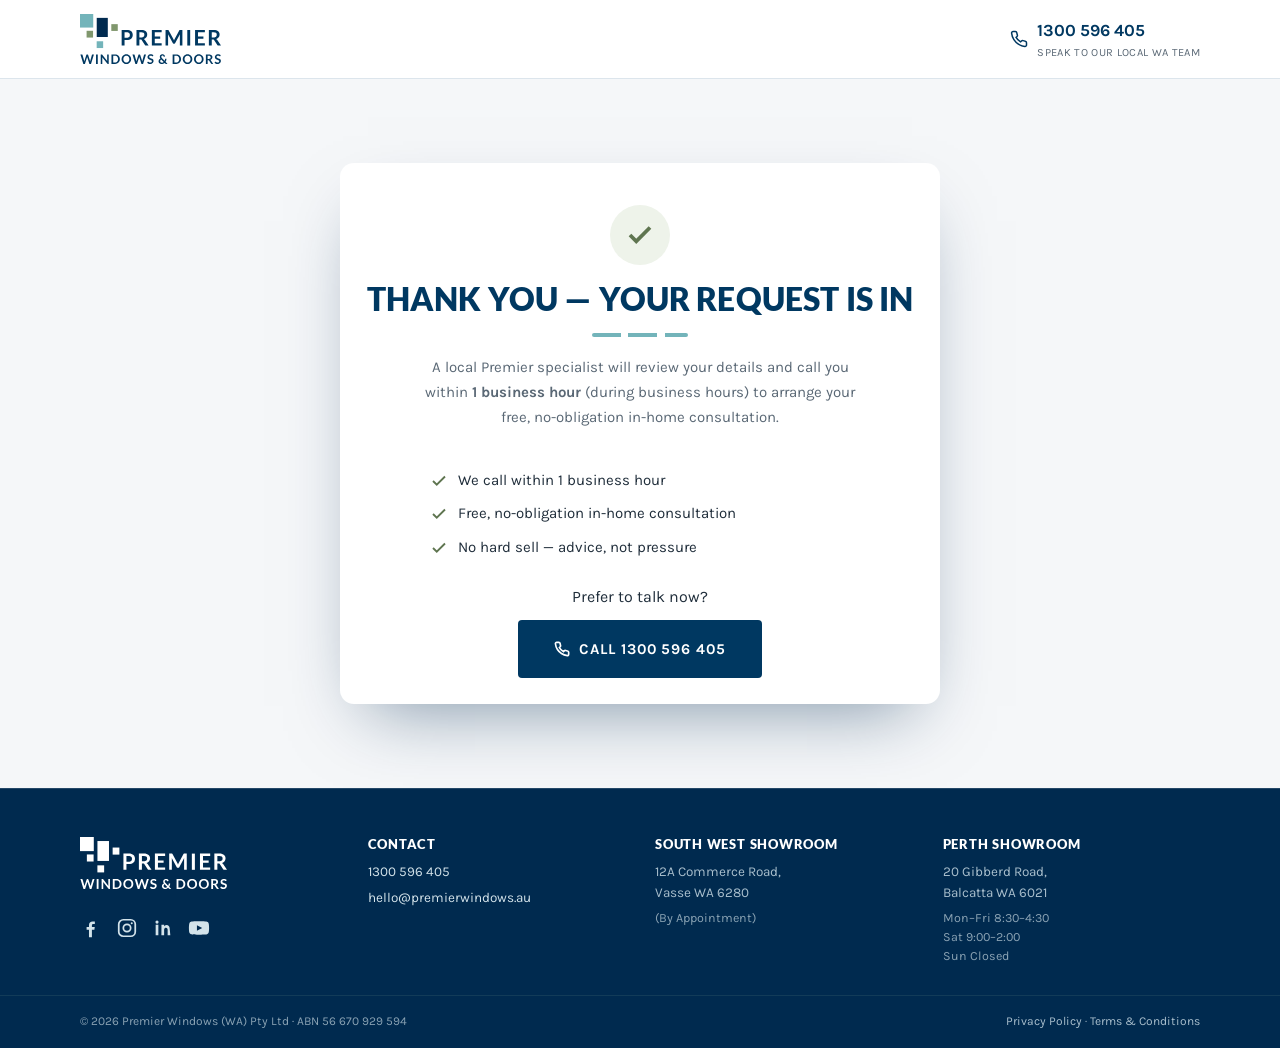
<file: thank-you/index.html>
<!DOCTYPE html>
<html lang="en-AU">
<head>
<!-- Google Tag Manager -->
<script>
(function(w,d,s,l,i){w[l]=w[l]||[];w[l].push({'gtm.start':
new Date().getTime(),event:'gtm.js'});var f=d.getElementsByTagName(s)[0],
j=d.createElement(s),dl=l!='dataLayer'?'&l='+l:'';j.async=true;j.src=
'https://www.googletagmanager.com/gtm.js?id='+i+dl;f.parentNode.insertBefore(j,f);
})(window,document,'script','dataLayer','GTM-PMP6BKFL');
</script>
<!-- End Google Tag Manager -->
<meta charset="utf-8">
<meta name="viewport" content="width=device-width, initial-scale=1">
<meta name="robots" content="noindex,follow">
<title>Thank you — your consultation request is in | Premier Windows</title>
<meta name="description" content="Thanks — your free consultation request has been received. A local Premier Windows specialist will call you within 1 business hour.">
<meta name="theme-color" content="#003861">
<link rel="canonical" href="https://glazing.premierwindows.com.au/thank-you/">
<link rel="icon" href="/assets/images/favicon.svg" type="image/svg+xml">

<!-- Critical fonts -->
<link rel="preload" as="font" type="font/woff2" href="/assets/fonts/lato-black.woff2" crossorigin>
<link rel="preload" as="font" type="font/woff2" href="/assets/fonts/karla-regular.woff2" crossorigin>
<link rel="preload" as="font" type="font/woff2" href="/assets/fonts/karla-bold.woff2" crossorigin>

<link rel="stylesheet" href="/assets/css/premier.css?v=16">
</head>
<body>
<!-- Google Tag Manager (noscript) -->
<noscript><iframe src="https://www.googletagmanager.com/ns.html?id=GTM-PMP6BKFL"
height="0" width="0" style="display:none;visibility:hidden"></iframe></noscript>
<!-- End Google Tag Manager (noscript) -->
<a class="skip" href="#main">Skip to content</a>

<!-- ============ HEADER: logo + phone only ============ -->
<header class="hdr">
  <div class="wrap">
    <a class="logo" href="/" aria-label="Premier Windows &amp; Doors">
      <img src="/assets/images/premier-logo.svg" width="153" height="54" alt="Premier Windows &amp; Doors">
    </a>
    <div class="right">
      <a class="tel" href="tel:1300596405" data-track="phone">
        <svg width="18" height="18" viewBox="0 0 24 24" fill="none" stroke="currentColor" stroke-width="2" aria-hidden="true"><path d="M22 16.92v3a2 2 0 0 1-2.18 2 19.79 19.79 0 0 1-8.63-3.07 19.5 19.5 0 0 1-6-6 19.79 19.79 0 0 1-3.07-8.67A2 2 0 0 1 4.11 2h3a2 2 0 0 1 2 1.72c.13.98.36 1.93.7 2.85a2 2 0 0 1-.45 2.11L8.09 9.91a16 16 0 0 0 6 6l1.23-1.23a2 2 0 0 1 2.11-.45c.92.34 1.87.57 2.85.7A2 2 0 0 1 22 16.92z"/></svg>
        <span>1300 596 405<small>Speak to our local WA team</small></span>
      </a>
    </div>
  </div>
</header>

<main id="main">
  <section class="section" style="background:var(--grey)">
    <div class="wrap" style="max-width:680px">
      <div class="fcard center">
        <div class="success" style="display:block">
          <div class="ico"><svg width="30" height="30" viewBox="0 0 24 24" fill="none" stroke="currentColor" stroke-width="3" aria-hidden="true"><path d="M20 6 9 17l-5-5"/></svg></div>
          <h1 style="font-size:clamp(24px,3vw,32px)">Thank you — your request is in</h1>
          <span class="divider" aria-hidden="true" style="margin:16px auto 0"></span>
          <p style="margin-top:18px;max-width:48ch;margin-inline:auto">A local Premier specialist will review your details and call you within
            <strong>1 business hour</strong> (during business hours) to arrange your free,
            no-obligation in-home consultation.</p>
        </div>

        <ul class="ticklist" style="max-width:420px;margin:22px auto 0;text-align:left">
          <li><svg width="18" height="18" viewBox="0 0 24 24" fill="none" stroke="currentColor" stroke-width="2.5" aria-hidden="true"><path d="M20 6 9 17l-5-5"/></svg>We call within 1 business hour</li>
          <li><svg width="18" height="18" viewBox="0 0 24 24" fill="none" stroke="currentColor" stroke-width="2.5" aria-hidden="true"><path d="M20 6 9 17l-5-5"/></svg>Free, no-obligation in-home consultation</li>
          <li><svg width="18" height="18" viewBox="0 0 24 24" fill="none" stroke="currentColor" stroke-width="2.5" aria-hidden="true"><path d="M20 6 9 17l-5-5"/></svg>No hard sell — advice, not pressure</li>
        </ul>

        <p style="margin-top:24px">Prefer to talk now?</p>
        <p style="margin-top:10px"><a class="btn btn-primary btn-lg" href="tel:1300596405" data-track="phone">
          <svg width="16" height="16" viewBox="0 0 24 24" fill="none" stroke="currentColor" stroke-width="2.5" aria-hidden="true"><path d="M22 16.92v3a2 2 0 0 1-2.18 2 19.79 19.79 0 0 1-8.63-3.07 19.5 19.5 0 0 1-6-6 19.79 19.79 0 0 1-3.07-8.67A2 2 0 0 1 4.11 2h3a2 2 0 0 1 2 1.72c.13.98.36 1.93.7 2.85a2 2 0 0 1-.45 2.11L8.09 9.91a16 16 0 0 0 6 6l1.23-1.23a2 2 0 0 1 2.11-.45c.92.34 1.87.57 2.85.7A2 2 0 0 1 22 16.92z"/></svg>
          Call 1300 596 405</a></p>
      </div>
    </div>
  </section>
</main>

<!-- ============ FOOTER: logo, phone, email, showrooms, ABN, legal ONLY ============ -->
<footer class="ftr">
  <div class="wrap">
    <div>
      <span class="logo"><img src="/assets/images/premier-logo-white.svg" width="153" height="54" alt="Premier Windows &amp; Doors"></span>
      <div class="ftsocial">
        <a href="https://www.facebook.com/people/Premier-Windows/61554646870575/" target="_blank" rel="noopener" aria-label="Premier Windows on Facebook"><svg viewBox="0 0 24 24" fill="currentColor" aria-hidden="true"><path d="M13 22v-8h2.7l.4-3H13V9.1c0-.9.3-1.5 1.6-1.5H16.2V5c-.3 0-1.3-.1-2.4-.1-2.4 0-4 1.4-4 4V11H7.2v3h2.6v8h3.2z"/></svg></a>
        <a href="https://www.instagram.com/premierwindows_aus/" target="_blank" rel="noopener" aria-label="Premier Windows on Instagram"><svg viewBox="0 0 24 24" fill="none" stroke="currentColor" stroke-width="1.9" aria-hidden="true"><rect x="3" y="3" width="18" height="18" rx="5"/><circle cx="12" cy="12" r="4"/><circle cx="17.2" cy="6.8" r="1.1" fill="currentColor" stroke="none"/></svg></a>
        <a href="https://www.linkedin.com/company/101085029" target="_blank" rel="noopener" aria-label="Premier Windows on LinkedIn"><svg viewBox="0 0 24 24" fill="currentColor" aria-hidden="true"><path d="M6.94 8.5H4V20h2.94V8.5zM5.47 3.8a1.72 1.72 0 1 0 0 3.44 1.72 1.72 0 0 0 0-3.44zM20 20h-2.94v-5.86c0-1.47-.53-2.47-1.84-2.47-1 0-1.6.68-1.87 1.33-.1.24-.12.56-.12.89V20H10.3s.04-10.4 0-11.5h2.93v1.63c.39-.6 1.09-1.46 2.66-1.46 1.94 0 3.4 1.27 3.4 4z"/></svg></a>
        <a href="https://www.youtube.com/channel/UC85SBKfb20zLgM5v6tgvkkw" target="_blank" rel="noopener" aria-label="Premier Windows on YouTube"><svg viewBox="0 0 24 24" fill="currentColor" aria-hidden="true"><path d="M23 12s0-3.4-.43-5a2.6 2.6 0 0 0-1.83-1.84C19.14 4.7 12 4.7 12 4.7s-7.14 0-8.74.46A2.6 2.6 0 0 0 1.43 7C1 8.6 1 12 1 12s0 3.4.43 5a2.6 2.6 0 0 0 1.83 1.84c1.6.46 8.74.46 8.74.46s7.14 0 8.74-.46A2.6 2.6 0 0 0 22.57 17C23 15.4 23 12 23 12zM9.75 15.02V8.98L15.5 12z"/></svg></a>
      </div>
    </div>
    <div>
      <h2>Contact</h2>
      <address>
        <a href="tel:1300596405" data-track="phone">1300 596 405</a>
        <a href="mailto:hello@premierwindows.au">hello@premierwindows.au</a>
      </address>
    </div>
    <div>
      <h2>South West showroom</h2>
      <address>12A Commerce Road,<br>Vasse WA 6280<br><span class="fthours">(By Appointment)</span></address>
    </div>
    <div>
      <h2>Perth showroom</h2>
      <address>20 Gibberd Road,<br>Balcatta WA 6021<br><span class="fthours">Mon–Fri 8:30–4:30<br>Sat 9:00–2:00<br>Sun Closed</span></address>
    </div>
  </div>
  <div class="ftbar">
    <div class="wrap">
      <span>© <span id="yr">2026</span> Premier Windows (WA) Pty Ltd · ABN 56 670 929 594</span>
      <span><a href="https://premierwindows.com.au/privacy-policy/" target="_blank" rel="noopener">Privacy Policy</a> · <a href="https://premierwindows.com.au/terms-conditions/" target="_blank" rel="noopener">Terms &amp; Conditions</a></span>
    </div>
  </div>
</footer>

<!-- GA4 & Google Ads are managed inside Google Tag Manager (GTM-PMP6BKFL).
     premier-lp.js pushes form/phone events to window.dataLayer for GTM to pick up.
     The previous inline gtag.js snippet used a placeholder ID (GA4_ID) and was removed
     (it was the invalid tag Google Tag Assistant flagged as "installed incorrectly"). -->

<!-- Shared script: fills the footer year + wires click-to-call tracking -->
<script src="/assets/js/premier-lp.js?v=6" defer></script>
</body>
</html>
</file>
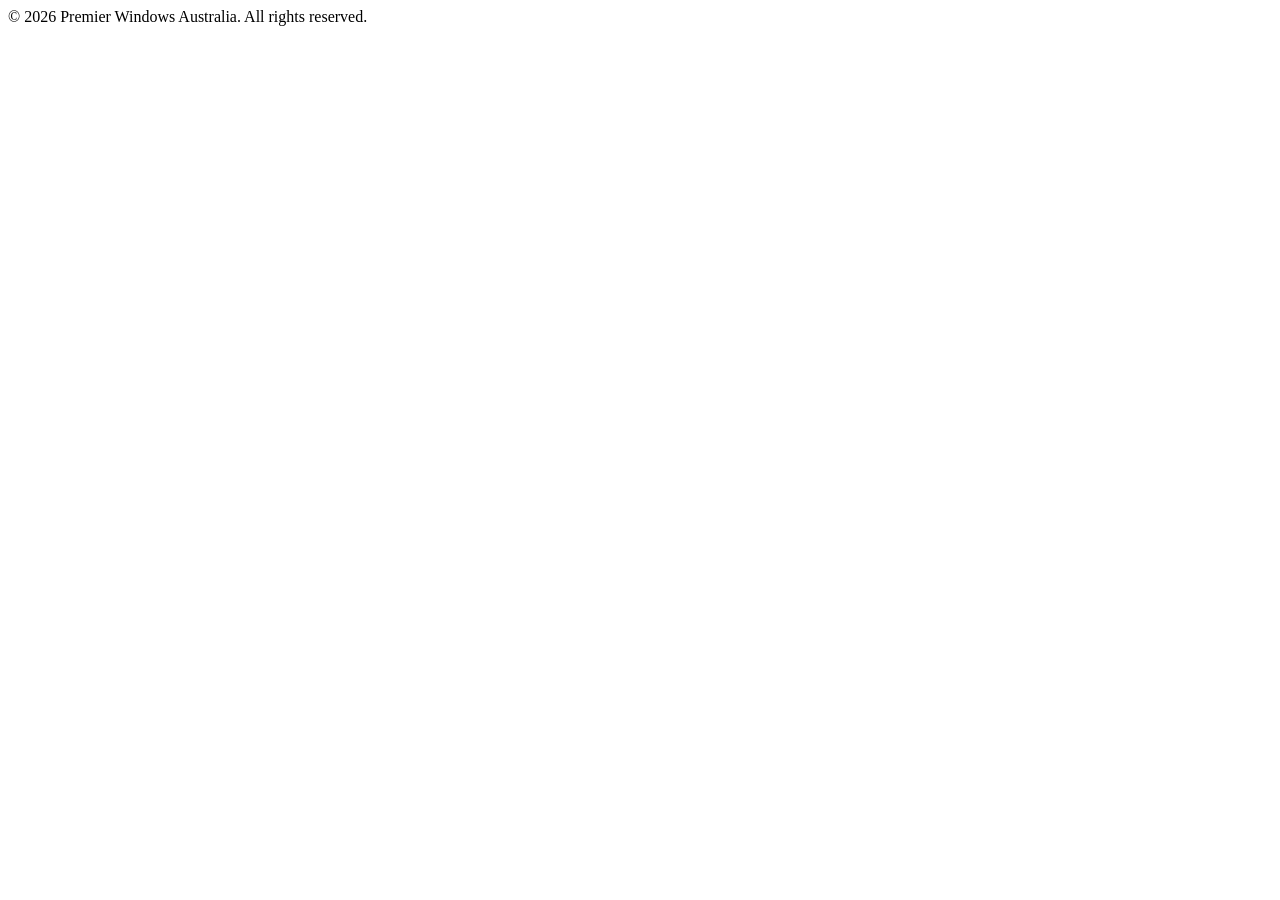
<file: components/footer.html>
<!--
  Reusable site footer. Copy into the <body> of each page, before the
  closing </body> tag. The year is filled in automatically by main.js.
-->
<footer class="site-footer">
  <div class="container">
    <p class="site-footer__copy">
      &copy; <span data-current-year>2026</span> Premier Windows Australia. All rights reserved.
    </p>
  </div>
</footer>
</file>
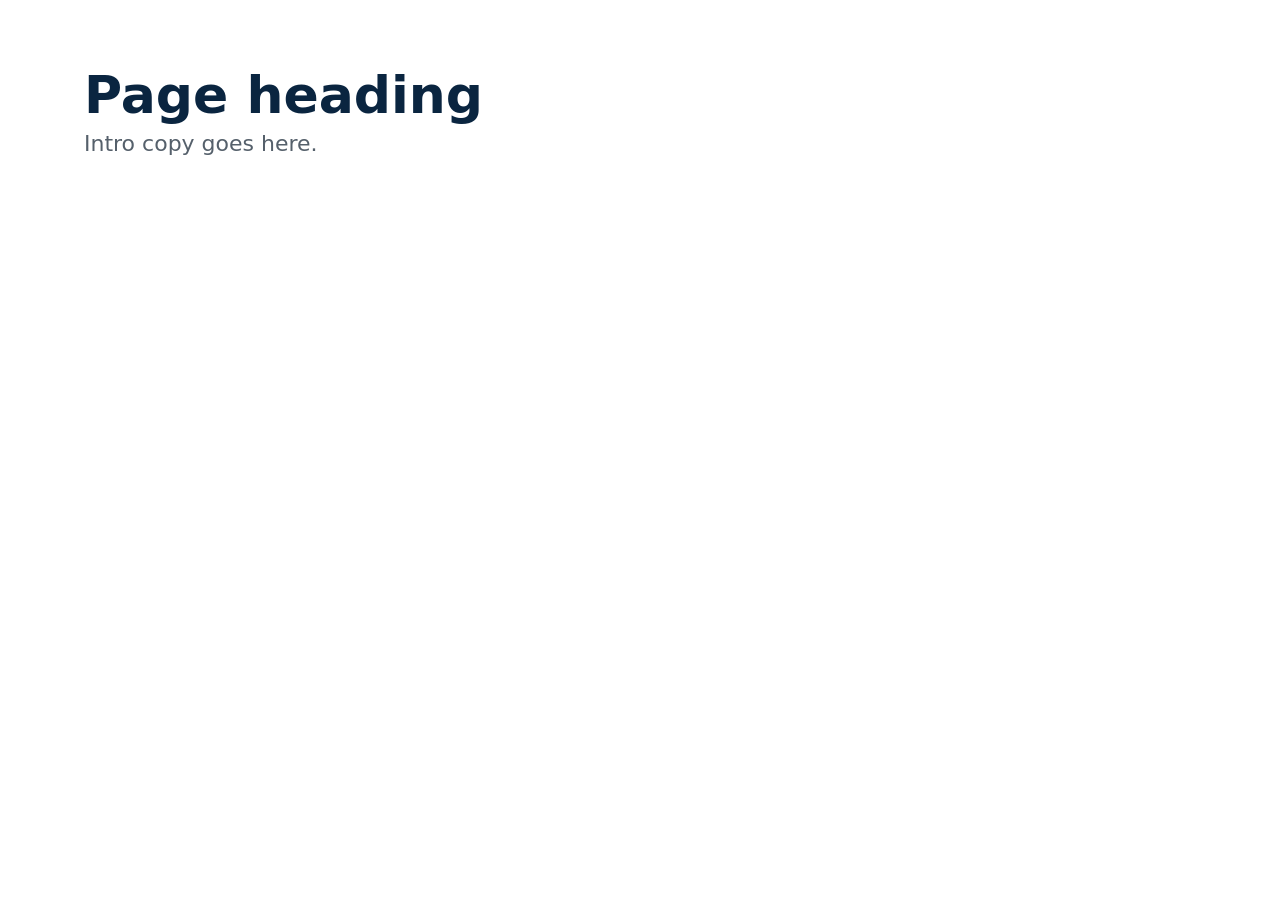
<file: components/page-template.html>
<!doctype html>
<!--
  Starter template for a new landing page.

  How to use:
  1. Copy this file to  /your-page-name/index.html
  2. Update <title>, meta description, canonical URL and og: tags.
  3. Build the page content inside <main>.
  4. Add the new page to /sitemap.xml.

  The shared CSS and JS live at absolute paths (/assets/...), so they work
  from any folder depth without changes.
-->
<html lang="en-AU">
<head>
  <meta charset="utf-8">
  <meta name="viewport" content="width=device-width, initial-scale=1">
  <meta name="theme-color" content="#0a2540">

  <title>Page Title — Premier Windows Australia</title>
  <meta name="description" content="Concise, unique description for this page (~150 characters).">

  <link rel="canonical" href="https://glazing.premierwindows.com.au/your-page-name/">

  <meta property="og:type" content="website">
  <meta property="og:site_name" content="Premier Windows Australia">
  <meta property="og:title" content="Page Title — Premier Windows Australia">
  <meta property="og:description" content="Concise, unique description for this page.">
  <meta property="og:url" content="https://glazing.premierwindows.com.au/your-page-name/">

  <link rel="icon" href="/assets/images/favicon.ico" sizes="any">
  <link rel="icon" href="/assets/images/favicon.svg" type="image/svg+xml">
  <link rel="apple-touch-icon" href="/assets/images/apple-touch-icon.png">

  <link rel="preload" href="/assets/css/main.css" as="style">
  <link rel="stylesheet" href="/assets/css/main.css">

  <script src="/assets/js/main.js" defer></script>
</head>
<body>
  <a class="skip-link" href="#main">Skip to content</a>

  <!-- Paste components/header.html here -->

  <main id="main">
    <section class="section">
      <div class="container">
        <h1>Page heading</h1>
        <p class="lead">Intro copy goes here.</p>
      </div>
    </section>
  </main>

  <!-- Paste components/footer.html here -->
</body>
</html>
</file>
<file: assets/css/premier.css>
/* ==========================================================================
   PREMIER WINDOWS — LANDING PAGE DESIGN SYSTEM
   Shared stylesheet for Premier campaign / Google Ads landing pages.
   (Reused by every page under this design language — e.g. /replacement/.)

   Extracted verbatim from the approved single-file concept, with only the
   asset paths rewritten to absolute /assets/... so the styles resolve from
   any nested route. Do not restyle the approved design here.

   BRAND COLOURS are taken directly from the official Premier logo SVG:
     #003861 navy · #002A4F deep navy · #73B4BA light blue · #80976D sage
   ========================================================================== */

/* ---------- FONTS (self-hosted .woff2 → best LCP) ---------- */
@font-face{font-family:'Lato';src:url('/assets/fonts/lato-black.woff2') format('woff2');font-weight:900;font-style:normal;font-display:swap}
@font-face{font-family:'Karla';src:url('/assets/fonts/karla-regular.woff2') format('woff2');font-weight:400;font-style:normal;font-display:swap}
@font-face{font-family:'Karla';src:url('/assets/fonts/karla-bold.woff2') format('woff2');font-weight:700;font-style:normal;font-display:swap}

/* ---------- DESIGN TOKENS — exact Premier palette ---------- */
:root{
  --navy:#003861;         /* primary — from logo */
  --navy-deep:#002A4F;    /* dark sections / footer — from logo */
  --navy-hover:#004E85;   /* button hover */
  --blue:#73B4BA;         /* light blue accent — from logo */
  --blue-deep:#4E9198;    /* accent text on white (AA contrast) */
  --blue-tint:#EAF4F5;    /* tinted panels / icon wells */
  --sky:#F4F9FA;          /* alt section background */
  --grey:#F5F7F9;         /* alt section background */
  --line:#DCE5EC;         /* borders */
  --ink:#1F2D3A;          /* body text */
  --muted:#5A6875;        /* secondary text */
  --gold:#F5A623;         /* review stars */
  --green:#80976D;        /* sage — from logo */
  --green-dark:#5F7550;   /* tick contrast */
  --fh:'Lato',system-ui,-apple-system,'Segoe UI',sans-serif;
  --fb:'Karla',system-ui,-apple-system,'Segoe UI',sans-serif;
  --shadow:0 16px 40px -20px rgba(0,56,97,.28);
  --shadow-lg:0 30px 70px -28px rgba(0,42,79,.5);
  --r:10px; --rbtn:4px; --maxw:1200px;
}

/* ---------- RESET / BASE ---------- */
*,*::before,*::after{box-sizing:border-box;margin:0;padding:0}
html{scroll-behavior:smooth;-webkit-text-size-adjust:100%}
@media (prefers-reduced-motion:reduce){html{scroll-behavior:auto}*{animation:none!important;transition:none!important}}
body{font-family:var(--fb);font-weight:400;font-size:16px;line-height:1.65;color:var(--ink);background:#fff;-webkit-font-smoothing:antialiased}
h1,h2,h3{font-family:var(--fh);font-weight:900;color:var(--navy);line-height:1.14;letter-spacing:.005em;text-transform:uppercase}
h4,h5{font-family:var(--fb);font-weight:700;color:var(--navy);line-height:1.25}
img{max-width:100%;height:auto;display:block}
:focus-visible{outline:3px solid var(--blue-deep);outline-offset:2px;border-radius:2px}
.skip{position:absolute;left:-9999px;background:var(--navy);color:#fff;padding:12px 18px;z-index:200;font-weight:700}
.skip:focus{left:8px;top:8px}
.sr-only{position:absolute;width:1px;height:1px;padding:0;margin:-1px;overflow:hidden;clip:rect(0 0 0 0);white-space:nowrap;border:0}

/* ---------- LAYOUT ---------- */
.wrap{max-width:var(--maxw);margin-inline:auto;padding-inline:40px}
.section{padding-block:84px}
.center{text-align:center}
.eyebrow{display:block;font-weight:700;font-size:13px;letter-spacing:.16em;text-transform:uppercase;color:var(--blue-deep);margin-bottom:12px}
.h-sec{font-size:clamp(24px,3vw,33px)}
.divider{display:block;width:96px;height:4px;margin:14px auto 0;border-radius:2px;
  background:linear-gradient(90deg,var(--blue) 0 30%,transparent 30% 38%,var(--blue) 38% 68%,transparent 68% 76%,var(--blue) 76% 100%)}
.lead{color:var(--muted);font-size:17px;max-width:680px}
.center .lead{margin:14px auto 0}
.dotted{background-image:radial-gradient(var(--blue) 1.2px,transparent 1.2px);background-size:22px 22px;opacity:.14}

/* ---------- BUTTONS ---------- */
.btn{display:inline-flex;align-items:center;justify-content:center;gap:9px;font-family:var(--fb);font-weight:700;font-size:14px;letter-spacing:.06em;text-transform:uppercase;line-height:1;padding:17px 30px;border-radius:var(--rbtn);border:2px solid transparent;cursor:pointer;text-decoration:none;transition:background .18s,transform .18s,color .18s;min-height:52px}
.btn-primary{background:var(--navy);color:#fff}
.btn-primary:hover{background:var(--navy-hover);transform:translateY(-1px)}
.btn-outline{background:transparent;color:var(--navy);border-color:var(--navy)}
.btn-outline:hover{background:var(--navy);color:#fff}
.btn-ghost{background:transparent;color:#fff;border-color:rgba(255,255,255,.65)}
.btn-ghost:hover{background:rgba(255,255,255,.12);border-color:#fff}
.btn-lg{padding:19px 34px;font-size:15px;min-height:58px}
.btn-block{width:100%}

/* ---------- OFFER BAR ---------- */
.offerbar{background:var(--navy-deep);color:#D6E4EE;font-size:12.5px}
.offerbar .wrap{display:flex;align-items:center;justify-content:center;gap:14px;flex-wrap:wrap;padding-block:10px;text-transform:uppercase;letter-spacing:.05em}
.offerbar b{color:#fff;font-weight:700}
.offerbar .chip{background:var(--blue);color:var(--navy-deep);font-weight:700;padding:3px 10px;border-radius:20px;font-size:11px}
.offerbar a{color:#B5D3D7;text-transform:none;letter-spacing:0}

/* ---------- HEADER: logo + phone + CTA ONLY ---------- */
.hdr{position:sticky;top:0;z-index:60;background:#fff;border-bottom:1px solid var(--line)}
.hdr .wrap{display:flex;align-items:center;justify-content:space-between;gap:16px;padding-block:14px}
.hdr .logo img,.hdr .logo .pw-logo{height:50px;width:auto;display:block}
.hdr .right{display:flex;align-items:center;gap:20px}
.tel{display:flex;align-items:center;gap:9px;text-decoration:none;color:var(--navy);font-weight:700;font-size:17px;white-space:nowrap}
.tel small{display:block;font-weight:400;font-size:11px;color:var(--muted);text-transform:uppercase;letter-spacing:.03em}

/* ---------- HERO ---------- */
.hero{position:relative;background:var(--navy-deep);color:#fff;isolation:isolate}
.hero .heroimg{position:absolute;inset:0;z-index:-2}
.hero .heroimg img{width:100%;height:100%;object-fit:cover}
.hero::after{content:"";position:absolute;inset:0;z-index:-1;
  background:linear-gradient(100deg,rgba(0,42,79,.97) 0%,rgba(0,56,97,.94) 46%,rgba(0,56,97,.66) 100%)}
.hero .wrap{display:grid;grid-template-columns:1.02fr .98fr;gap:50px;align-items:center;padding-block:56px}
.hero .eyebrow{color:var(--blue);letter-spacing:.2em}
.hero h1{color:#fff;font-size:clamp(30px,4.1vw,44px);line-height:1.1}
.hero h1 .accent{color:var(--blue)}
.hero .sub{color:#D3E3EA;font-size:17.5px;margin:16px 0 22px;max-width:530px}
.usp{list-style:none;display:flex;flex-direction:column;gap:9px;margin-bottom:24px}
.usp li{display:flex;align-items:flex-start;gap:9px;font-size:15px;color:#E7F1F4}
.usp svg{color:var(--blue);flex:none;margin-top:4px}

/* Google Reviews — prominent */
.gwrap{display:flex;align-items:center;gap:18px;flex-wrap:wrap;background:rgba(255,255,255,.08);border:1px solid rgba(115,180,186,.35);border-radius:var(--r);padding:14px 18px;margin-bottom:16px}
.gwrap .glogo{font-family:var(--fb);font-weight:700;font-size:15px;color:#fff;display:flex;align-items:center;gap:8px}
.gwrap .gmark{width:22px;height:22px;border-radius:50%;background:conic-gradient(#4285F4 0 25%,#34A853 0 50%,#FBBC05 0 75%,#EA4335 0);position:relative;flex:none}
.gwrap .gmark::after{content:"";position:absolute;inset:6px;background:#0B3350;border-radius:50%}
.gwrap .score{display:flex;align-items:baseline;gap:8px}
.gwrap .num{font-family:var(--fh);font-weight:900;font-size:28px;color:#fff;line-height:1}
.gwrap .stars{color:var(--gold);font-size:16px;letter-spacing:2px}
.gwrap .cnt{color:#C3DAE2;font-size:12.5px}

/* Named testimonial directly beneath hero content */
.hero-quote{display:flex;gap:14px;align-items:flex-start;border-top:1px solid rgba(255,255,255,.18);padding-top:18px}
.hero-quote .av{width:44px;height:44px;border-radius:50%;background:var(--blue);color:var(--navy-deep);display:grid;place-items:center;font-weight:700;font-size:15px;flex:none}
.hero-quote .stars{color:var(--gold);font-size:13px;letter-spacing:2px}
.hero-quote p{color:#E7F1F4;font-size:14.5px;font-style:italic;margin:3px 0 5px}
.hero-quote cite{color:var(--blue);font-size:12.5px;font-style:normal;font-weight:700}
.hero-quote cite span{color:#B7CFD8;font-weight:400}

/* ---------- FORM ---------- */
.fcard{background:#fff;color:var(--ink);border-radius:14px;box-shadow:var(--shadow-lg);padding:26px}
.offer-chip{display:flex;align-items:center;gap:8px;background:#FFF7E6;border:1px solid #F0DCA0;color:#8A6A1E;font-weight:700;font-size:11.5px;letter-spacing:.04em;text-transform:uppercase;padding:9px 12px;border-radius:6px;margin-bottom:15px}
.fcard h2{font-size:22px}
.fstep{font-weight:700;font-size:11.5px;letter-spacing:.08em;text-transform:uppercase;color:var(--blue-deep);margin:6px 0 4px}
.progress{height:3px;background:var(--line);border-radius:2px;overflow:hidden;margin-bottom:16px}
.progress i{display:block;height:100%;width:50%;background:var(--blue);transition:width .3s}
fieldset{border:0}
legend,.flabel{font-weight:700;font-size:13px;color:var(--navy);margin:14px 0 8px;display:block}
/* auto-fit → options flow onto a single row wherever the width allows, wrapping only when they must */
.choices{display:grid;grid-template-columns:repeat(auto-fit,minmax(84px,1fr));gap:8px}
.choices.three{grid-template-columns:repeat(3,1fr)}
.choices.checks{grid-template-columns:repeat(3,1fr)}  /* "What matters most" — three across */
.choices input{position:absolute;opacity:0;width:0;height:0}
.choices label{display:flex;align-items:center;justify-content:center;text-align:center;border:1.5px solid var(--line);border-radius:4px;padding:8px 9px;font-weight:700;font-size:13px;line-height:1.2;color:var(--navy);cursor:pointer;background:#fff;min-height:40px;transition:border-color .15s,background .15s}
.choices label:hover{border-color:var(--blue)}
.choices input:checked + label{border-color:var(--navy);background:var(--blue-tint)}
.choices input:focus-visible + label{outline:3px solid var(--blue-deep);outline-offset:2px}
.field{margin-top:10px}
.field input{width:100%;border:1.5px solid var(--line);border-radius:4px;padding:14px;font-family:var(--fb);font-size:16px;color:var(--ink);min-height:52px}
.field input::placeholder{color:#98A6B2}
.field input:focus{border-color:var(--blue-deep);outline:none}
.field input[aria-invalid="true"]{border-color:#C0392B;background:#FDF3F2}
.err{display:none;color:#C0392B;font-size:12px;font-weight:700;margin-top:5px}
.field.invalid .err{display:block}
.micro{font-size:11.5px;color:var(--muted);text-align:center;margin-top:10px;line-height:1.5}
.callalt{text-align:center;font-size:13.5px;color:var(--muted);margin-top:12px;padding-top:12px;border-top:1px solid var(--line)}
.callalt a{color:var(--navy);font-weight:700;text-decoration:none}
.back{background:none;border:0;color:var(--muted);font-family:var(--fb);font-weight:700;font-size:12.5px;cursor:pointer;padding:8px 0;text-transform:uppercase;letter-spacing:.06em}
.back:hover{color:var(--navy)}
[hidden]{display:none!important}
.success{text-align:center;padding:16px 0}
.success .ico{width:60px;height:60px;border-radius:50%;background:#EEF3EA;color:var(--green-dark);display:grid;place-items:center;margin:0 auto 16px}
.success p{color:var(--muted);font-size:15px}

/* ---------- TRUST STRIP ---------- */
.trustbar{position:relative;background:var(--blue-tint);border-bottom:1px solid #D5E8EA;overflow:hidden}
.trustbar .dotted{position:absolute;inset:0}
.trustbar .wrap{position:relative;display:grid;grid-template-columns:repeat(5,1fr);gap:12px;padding-block:20px}
.tstat{display:flex;flex-direction:column;align-items:center;text-align:center;gap:2px;padding-inline:8px;border-right:1px solid #C9E0E3}
.tstat:last-child{border-right:0}
.tstat .big{font-family:var(--fh);font-weight:900;font-size:17px;color:var(--navy);line-height:1.15}
.tstat small{color:var(--muted);font-size:11.5px}
.tstat .stars{color:var(--gold);font-size:13px;letter-spacing:1px}

/* ---------- CARDS ---------- */
.grid4{display:grid;grid-template-columns:repeat(4,1fr);gap:18px}
.grid3{display:grid;grid-template-columns:repeat(3,1fr);gap:20px}
.card{background:#fff;border:1px solid var(--line);border-radius:var(--r);padding:24px 22px;transition:box-shadow .18s,transform .18s,border-color .18s}
.card:hover{box-shadow:var(--shadow);transform:translateY(-3px);border-color:#BFD9DD}
.card .ico{width:50px;height:50px;border-radius:12px;background:var(--blue-tint);color:var(--navy);display:grid;place-items:center;margin-bottom:14px}
.card h3{font-size:14.5px;letter-spacing:.02em;margin-bottom:6px}
.card p{color:var(--muted);font-size:13.5px}
.card--problem{border-left:3px solid var(--blue)}
.card--problem .ico{background:none;width:auto;height:auto;margin-bottom:12px}
.seccta{text-align:center;margin-top:38px}
.seccta .hint{display:block;color:var(--muted);font-size:13px;margin-top:11px}

/* ---------- PRODUCT RANGE (tiles with real product photos) ---------- */
.prodgrid{display:grid;grid-template-columns:repeat(4,1fr);gap:18px}
.prod{background:#fff;border:1px solid var(--line);border-radius:var(--r);overflow:hidden;transition:box-shadow .18s,transform .18s,border-color .18s}
.prod:hover{box-shadow:var(--shadow);transform:translateY(-3px);border-color:#BFD9DD}
.prod .pimg{position:relative;aspect-ratio:3/2;background:var(--navy-deep)}
.prod .pimg img{width:100%;height:100%;object-fit:cover}
.prod .plabel{position:absolute;left:14px;bottom:14px;background:rgba(0,42,79,.82);color:#fff;border:1px solid rgba(115,180,186,.55);border-radius:20px;padding:6px 13px;font-size:12px;font-weight:700;letter-spacing:.02em}
.prod .pbody{padding:18px 20px 22px}
.prod h3{font-size:14.5px;letter-spacing:.02em;margin-bottom:6px}
.prod p{color:var(--muted);font-size:13.5px}
.rangenote{text-align:center;color:var(--muted);font-size:13.5px;margin-top:26px}

/* ---------- PRODUCT SLIDER (horizontal, swipeable carousel) ---------- */
.prodslider-wrap{position:relative}
.prodslider{display:flex;gap:18px;overflow-x:auto;scroll-snap-type:x mandatory;scroll-behavior:smooth;padding:4px 2px 14px;-webkit-overflow-scrolling:touch;scrollbar-width:none}
.prodslider::-webkit-scrollbar{display:none}
.prodslider .prod{flex:0 0 280px;scroll-snap-align:start}
.prodslider .prod:hover{transform:none}   /* keep the row stable while scrolling */
.slidebtn{position:absolute;top:46%;transform:translateY(-50%);z-index:3;width:44px;height:44px;border-radius:50%;border:1px solid var(--line);background:#fff;color:var(--navy);display:grid;place-items:center;cursor:pointer;box-shadow:var(--shadow);transition:background .15s,color .15s,opacity .2s}
.slidebtn:hover{background:var(--navy);color:#fff}
.slidebtn.prev{left:-6px}
.slidebtn.next{right:-6px}
.slidebtn[disabled]{opacity:.3;cursor:default;pointer-events:none}

/* ---------- MEET US IN VASSE — SHOWROOM SPLIT (SW page) ---------- */
.vasse__grid{display:grid;grid-template-columns:1.02fr .98fr;gap:56px;align-items:center}
/* left: showroom photo with overlapping headshot + name card (reserve overlap space via padding) */
.vasse__media{position:relative;padding:40px 62px 0 0}
.vasse__photo{width:100%;border-radius:16px;border:1px solid var(--line);box-shadow:var(--shadow-lg);display:block}
.vasse__person{position:absolute;top:0;right:0;width:184px;margin:0;display:flex;flex-direction:column;align-items:center}
.vasse__person>img{width:150px;height:150px;border-radius:50%;object-fit:cover;border:5px solid #fff;box-shadow:0 14px 34px -14px rgba(0,42,79,.45)}
.vasse__card{margin-top:-16px;background:#fff;border-radius:12px;box-shadow:0 14px 34px -16px rgba(0,42,79,.4);padding:10px 20px;text-align:center;display:flex;flex-direction:column;line-height:1.2}
.vasse__card b{font-family:var(--fh);color:var(--navy);font-size:15px}
.vasse__card span{font-size:10.5px;font-weight:700;letter-spacing:.12em;text-transform:uppercase;color:var(--muted);margin-top:3px}
/* right: copy column — heading uses the shared .h-sec size/styling */
.vasse__body .h-sec{margin:0}
.vasse__rule{display:block;width:66px;height:4px;margin:22px 0 4px;border-radius:2px;
  background:repeating-linear-gradient(90deg,var(--blue) 0 14px,transparent 14px 22px)}
.vasse__body p{color:var(--muted);font-size:17px;line-height:1.62;margin-top:18px;max-width:56ch}
.vasse__cta{margin-top:26px;margin-bottom:0}
.vasse__meta{color:var(--muted);font-size:14px;margin-top:16px}

/* ---------- COMPARISON ---------- */
.tablewrap{border:1px solid var(--line);border-radius:var(--r);overflow:hidden;box-shadow:var(--shadow)}
table{width:100%;border-collapse:collapse;font-size:14px}
caption{position:absolute;width:1px;height:1px;overflow:hidden;clip:rect(0 0 0 0)}
thead th{background:var(--navy);color:#fff;font-weight:700;font-size:12.5px;text-transform:uppercase;letter-spacing:.04em;text-align:left;padding:15px 18px}
thead th.hl{background:var(--blue);color:var(--navy-deep)}
tbody th{text-align:left;font-weight:700;color:var(--navy);padding:15px 18px;border-bottom:1px solid var(--line);vertical-align:top}
tbody td{padding:15px 18px;border-bottom:1px solid var(--line);vertical-align:top;color:var(--muted)}
/* subtle vertical dividers between columns */
thead th:not(:last-child){border-right:1px solid rgba(255,255,255,.18)}
tbody th,tbody td:not(:last-child){border-right:1px solid var(--line)}
tbody td.hl{background:var(--blue-tint);color:var(--navy);font-weight:700}
tbody tr:last-child th,tbody tr:last-child td{border-bottom:0}
tbody tr.verdict th,tbody tr.verdict td{background:#F0F4EC;color:var(--green-dark);font-weight:700}
tbody tr.verdict td.hl{background:#E3EEDF}

/* ---------- CASE STUDY / BEFORE-AFTER ---------- */
/* Desktop: the TEXT column drives the row height; the image column stretches to
   match it and the two stacked images fill that height via absolute positioning
   (object-fit:cover) — so both columns are equal height with no blank space on
   either side. Images are absolute so they never push the column taller than the text. */
.case{display:grid;grid-template-columns:.9fr 1.1fr;gap:44px;align-items:stretch}
.case > div:first-child{display:grid;grid-template-rows:1fr auto;min-height:0}
.ba{display:grid;grid-template-rows:1fr 1fr;gap:14px;min-height:0}
.ba figure{position:relative;border-radius:var(--r);overflow:hidden;border:1px solid var(--line);background:var(--navy-deep);margin:0;min-height:0}
.ba img{position:absolute;inset:0;width:100%;height:100%;object-fit:cover}
.ba figcaption{position:absolute;z-index:2;top:12px;left:12px;background:rgba(0,42,79,.88);color:#fff;font-size:11px;font-weight:700;letter-spacing:.12em;text-transform:uppercase;padding:6px 12px;border-radius:20px}
.ba figure.after figcaption{background:var(--blue);color:var(--navy-deep)}
.ba figure.after{border-color:var(--blue);box-shadow:0 0 0 2px var(--blue)}
.bacap{text-align:center;color:var(--muted);font-size:12.5px;margin-top:12px}
.metrics{display:flex;gap:32px;margin:22px 0}
.metrics .m{font-family:var(--fh);font-weight:900;font-size:32px;color:var(--navy);line-height:1}
.metrics small{color:var(--muted);font-size:12.5px;display:block;margin-top:3px}
.ticklist{list-style:none;display:flex;flex-direction:column;gap:9px;margin:18px 0 24px}
.ticklist li{display:flex;gap:10px;font-size:15px}
.ticklist svg{color:var(--green-dark);flex:none;margin-top:4px}
blockquote{background:var(--sky);border-left:3px solid var(--blue);border-radius:6px;padding:18px 20px;font-style:italic;color:#33414F;font-size:14.5px}
blockquote cite{display:block;font-style:normal;color:var(--navy);font-weight:700;font-size:13.5px;margin-top:8px}

/* ---------- PROCESS ---------- */
.steps{display:grid;grid-template-columns:repeat(4,1fr);gap:18px;list-style:none}
.step{text-align:center;padding-inline:8px;position:relative}
.step .n{width:52px;height:52px;border-radius:50%;background:var(--navy);color:#fff;font-family:var(--fh);font-weight:900;font-size:20px;display:grid;place-items:center;margin:0 auto 14px}
.step h3{font-size:14.5px;margin-bottom:6px}
.step p{font-size:13px;color:var(--muted)}
.step:not(:last-child)::after{content:"";position:absolute;top:26px;left:calc(50% + 40px);right:calc(-50% + 40px);height:2px;
  background-image:radial-gradient(circle,var(--blue) 1.5px,transparent 1.5px);background-size:9px 2px}
.pill{display:inline-flex;align-items:center;gap:8px;background:#fff;border:1px solid var(--line);color:var(--navy);font-weight:700;font-size:13.5px;padding:11px 22px;border-radius:30px;margin-top:34px}

/* ---------- ASSURANCE ---------- */
.assure{background:var(--navy)}
.assure .wrap{display:grid;grid-template-columns:repeat(4,1fr);gap:16px;padding-block:22px}
.assure div{display:flex;align-items:center;justify-content:center;gap:9px;font-weight:700;font-size:14px;color:#fff}
.assure svg{color:var(--blue);flex:none}

/* ---------- TESTIMONIALS ---------- */
.tcard{background:#fff;border:1px solid var(--line);border-radius:var(--r);padding:24px;box-shadow:var(--shadow)}
.tcard .stars{color:var(--gold);font-size:15px;letter-spacing:2px}
.tcard p{font-size:14px;color:#33414F;margin:12px 0 16px}
.tcard footer{display:flex;align-items:center;gap:11px}
.tcard .av{width:42px;height:42px;border-radius:50%;background:var(--navy);color:#fff;display:grid;place-items:center;font-weight:700;font-size:15px}
.tcard b{font-size:14px;color:var(--navy);display:block}
.tcard span{font-size:12px;color:var(--muted)}
.revfoot{display:flex;align-items:center;justify-content:center;gap:12px;flex-wrap:wrap;margin-top:30px;color:var(--muted);font-size:13.5px}
.revfoot .stars{color:var(--gold);font-size:16px;letter-spacing:2px}

/* ---------- FAQ ---------- */
.faq{max-width:860px;margin-inline:auto}
details{border:1px solid var(--line);border-radius:var(--r);margin-bottom:12px;background:#fff;overflow:hidden}
summary{list-style:none;cursor:pointer;padding:18px 22px;font-weight:700;color:var(--navy);font-size:15.5px;display:flex;justify-content:space-between;align-items:center;gap:12px;min-height:56px}
summary::-webkit-details-marker{display:none}
summary::after{content:"+";color:var(--blue-deep);font-size:24px;font-weight:400;line-height:1;flex:none}
details[open] summary::after{content:"\2013"}
details .a{padding:0 22px 20px;color:var(--muted);font-size:14.5px}

/* ---------- FINAL CTA ---------- */
.final{position:relative;background:var(--navy-deep);color:#fff;overflow:hidden}
.final .dotted{position:absolute;inset:0;opacity:.10}
.final .wrap{position:relative;display:grid;grid-template-columns:1.02fr .98fr;gap:48px;align-items:center}
.final h2{color:#fff;font-size:clamp(26px,3.4vw,36px)}
/* form/card headings keep the card style even inside the navy final section */
.final .fcard h2{color:var(--navy);font-size:22px}
.final .lead{color:#D3E3EA;margin-top:14px}
.final .fl{list-style:none;display:flex;flex-direction:column;gap:11px;margin-top:22px}
.final .fl li{display:flex;align-items:flex-start;gap:10px;color:#E7F1F4;font-size:14.5px}
.final .fl svg{color:var(--blue);flex:none;margin-top:4px}
.secondary{margin-top:26px;padding-top:22px;border-top:1px solid rgba(255,255,255,.18)}
.secondary p{color:#B7CFD8;font-size:14px;margin-bottom:12px}
.finaltel{margin-top:18px;color:#B7CFD8;font-size:15px}
.finaltel a{color:#fff;font-weight:700;text-decoration:none;font-size:18px}

/* ---------- FOOTER: logo, phone, email, showrooms, ABN, legal ONLY ---------- */
/* subtle horizontal divider above the logo — spans the full page width */
.ftr{background:var(--navy-deep);color:#A9BFCD;font-size:14px;border-top:1px solid rgba(255,255,255,.14)}
/* social media icons */
.ftsocial{display:flex;gap:14px;margin-top:28px}
.ftsocial a{color:#A9BFCD;display:inline-flex;transition:color .15s}
.ftsocial a:hover,.ftsocial a:focus-visible{color:#fff}
.ftsocial svg{width:22px;height:22px}
.ftr .wrap{display:grid;grid-template-columns:1fr 1fr 1fr 1fr;gap:30px;padding-top:48px;padding-bottom:30px}
.ftr .logo img,.ftr .logo .pw-logo{height:52px;width:auto;display:block}
.ftr h2{color:#fff;font-size:13px;letter-spacing:.06em;margin-bottom:10px}
.ftr a{color:#D3E3EA;text-decoration:none}
.ftr a:hover{color:#fff;text-decoration:underline}
.ftr address{font-style:normal;display:flex;flex-direction:column;gap:5px;font-size:13.5px;line-height:1.55}
.ftr .fthours{color:#8AA3B4;font-size:12.5px;line-height:1.5}
.ftbar{border-top:1px solid #123B58}
.ftbar .wrap{display:flex;justify-content:space-between;gap:16px;flex-wrap:wrap;padding-block:16px;font-size:12px;color:#8AA3B4}
.ftbar a{color:#A9BFCD}

/* ---------- RESPONSIVE TEXT SWAP (e.g. long CTA on desktop, short on mobile) ---------- */
.u-mobile{display:none}

/* ---------- HEADER SECTION NAV (smooth-scroll anchors) ---------- */
.secnav{background:#fff;border-top:1px solid var(--line)}
.secnav .wrap{display:flex;justify-content:center;gap:4px;padding-block:0}
.secnav a{display:inline-block;padding:12px 14px;font-family:var(--fb);font-weight:700;font-size:12.5px;letter-spacing:.05em;text-transform:uppercase;color:var(--navy);text-decoration:none;border-bottom:2px solid transparent;white-space:nowrap;transition:color .15s,border-color .15s}
.secnav a:hover,.secnav a:focus-visible{color:var(--blue-deep);border-bottom-color:var(--blue)}

/* anchored sections clear the sticky header when jumped to */
section[id],footer[id]{scroll-margin-top:132px}

/* ---------- FOOTER SECTION NAV ---------- */
.ftnav{border-top:1px solid #123B58}
.ftnav .wrap{display:flex;flex-wrap:wrap;justify-content:center;gap:4px;padding-block:14px}
.ftnav a{color:#C6D6E2;text-decoration:none;font-family:var(--fb);font-weight:700;font-size:12px;letter-spacing:.05em;text-transform:uppercase;padding:7px 13px;border-radius:20px;transition:background .15s,color .15s}
.ftnav a:hover,.ftnav a:focus-visible{color:#fff;background:rgba(255,255,255,.09)}

/* ---------- TRUST STRIP ICONS + FOOTNOTE ---------- */
.tstat .tico{color:var(--blue-deep);line-height:0;margin-bottom:4px}
.tstat .tico svg{display:block}
.trustnote{position:relative;text-align:center;color:var(--muted);font-size:11px;padding:0 20px 14px}

/* ---------- FORM: optional legend (checkbox grid defined with .choices above) ---------- */
legend .opt{font-weight:400;color:var(--muted);text-transform:none;letter-spacing:0;font-size:12px}

/* ---------- STICKY CTAs ---------- */
.sticky-desktop{position:fixed;right:24px;bottom:24px;z-index:50;box-shadow:0 14px 30px -8px rgba(0,42,79,.6)}
.sticky-mobile{display:none}

/* ---------- RESPONSIVE ---------- */
@media (max-width:960px){
  .wrap{padding-inline:20px}
  .section{padding-block:56px}
  .hero .wrap,.final .wrap,.case{grid-template-columns:1fr;gap:32px}
  .hero .wrap{padding-block:30px}
  /* case study back to side-by-side squares on mobile */
  .case{align-items:start}
  .case > div:first-child{display:block}
  .ba{grid-template-columns:1fr 1fr;grid-template-rows:auto}
  .ba img{position:static;aspect-ratio:1/1;height:auto}
  .trustbar .wrap{grid-template-columns:1fr 1fr;gap:16px}
  .tstat{border-right:0}
  /* 5 items in a 2-col grid leaves the last (BAL-40) alone on its row — span & centre it */
  .trustbar .wrap > .tstat:last-child{grid-column:1 / -1}
  .grid4,.grid3,.prodgrid,.assure .wrap,.ftr .wrap{grid-template-columns:1fr 1fr}
  /* product slider: swipe only, wider cards on mobile */
  .slidebtn{display:none}
  .prodslider .prod{flex-basis:78vw;max-width:300px}
  /* Vasse showroom split → stacked */
  .vasse__grid{grid-template-columns:1fr;gap:32px}
  .vasse__media{max-width:560px;margin-inline:auto}
  .steps{grid-template-columns:1fr 1fr;gap:28px}
  .step:not(:last-child)::after{display:none}
  /* --- MOBILE HEADER REFINEMENT (mobile only — desktop header unchanged) --- */
  .offerbar .wrap{padding-block:5px;gap:4px 12px;line-height:1.3;text-align:center}  /* tighter, centred promo bar */
  .hdr .wrap{padding-block:9px;gap:8px;padding-inline:14px}   /* compact header, extra horizontal room */
  .hdr .logo{flex-shrink:0}                                  /* never squish the logo */
  .hdr .logo img,.hdr .logo .pw-logo{height:30px}
  .hdr .right{gap:8px;flex-shrink:0}
  .tel{font-size:12.5px;gap:5px;flex-shrink:0}
  .tel svg{width:16px;height:16px}
  .tel small{display:none}
  /* compact single-line CTA — logo + phone + button fit within the viewport */
  .hdr .right .btn{padding:8px 9px;min-height:34px;font-size:9.5px;letter-spacing:.01em;white-space:nowrap;flex-shrink:0}
  /* section nav → horizontally scrollable strip on mobile */
  .secnav .wrap{justify-content:flex-start;overflow-x:auto;gap:0;padding-inline:8px;-webkit-overflow-scrolling:touch;scrollbar-width:none}
  .secnav .wrap::-webkit-scrollbar{display:none}
  .secnav a{padding:11px 12px;font-size:12px;letter-spacing:.03em}
  section[id],footer[id]{scroll-margin-top:104px}
  .u-desktop{display:none}
  .u-mobile{display:inline}
  /* comparison table → stacked cards */
  .tablewrap{border:0;box-shadow:none;overflow:visible}
  table,tbody,tr{display:block;width:100%}
  thead{display:none}
  tbody tr{border:1px solid var(--line);border-radius:var(--r);margin-bottom:12px;background:#fff;overflow:hidden;box-shadow:var(--shadow)}
  tbody th{display:block;background:var(--navy);color:#fff;font-size:13px;text-transform:uppercase;letter-spacing:.03em}
  /* stacked cards: drop the column dividers used on desktop */
  thead th:not(:last-child),tbody th,tbody td:not(:last-child){border-right:0}
  tbody td{display:flex;justify-content:space-between;gap:16px;text-align:right;font-size:13.5px}
  tbody td::before{content:attr(data-label);font-weight:700;color:var(--navy);text-align:left;flex:none}
  tbody tr.verdict td{display:block;text-align:left}
  tbody tr.verdict td::before{display:block;margin-bottom:4px}
  .metrics{gap:20px}
  .sticky-desktop{display:none}
  .sticky-mobile{display:grid;grid-template-columns:1fr 1fr;gap:10px;position:fixed;inset:auto 0 0 0;z-index:60;background:#fff;border-top:1px solid var(--line);padding:10px 14px;box-shadow:0 -6px 24px -8px rgba(0,42,79,.25)}
  .sticky-mobile .btn{padding:16px 8px;font-size:13px;min-height:54px}
  body{padding-bottom:78px}
}
/* very small phones (<360px): show the phone as an icon only so the header
   never overflows — the number stays one tap away and is in the footer + sticky bar */
@media (max-width:359px){
  .hdr .tel span{display:none}
}
@media (max-width:560px){
  .grid4,.grid3,.prodgrid,.assure .wrap,.ftr .wrap,.steps{grid-template-columns:1fr}
  .metrics{flex-wrap:wrap}
  .gwrap{gap:12px;padding:12px 14px}
  .gwrap .num{font-size:24px}
  /* Vasse: shrink the overlay so it never crowds or overflows on small phones */
  .vasse__media{padding:34px 50px 0 0}
  .vasse__person{width:150px}
  .vasse__person>img{width:118px;height:118px;border-width:4px}
  .vasse__card{padding:8px 15px}
  .vasse__card b{font-size:14px}
}
</file>
<file: assets/css/main.css>
/* ==========================================================================
   Premier Windows — Glazing
   Shared stylesheet for every page on glazing.premierwindows.com.au

   Structure (edit in place, keep the ordering):
   1. Design tokens (CSS custom properties)
   2. Modern reset
   3. Base elements & typography
   4. Accessibility helpers
   5. Layout (container, section, grid)
   6. Components (header, nav, footer, buttons)
   7. Utilities

   Written mobile-first. Larger screens are layered on with min-width media
   queries. No build step — this file is served as-is.
   ========================================================================== */

/* 1. Design tokens
   ------------------------------------------------------------------------- */
:root {
  /* Brand colour palette — adjust to match Premier Windows branding */
  --color-primary: #0a2540;
  --color-primary-dark: #061a2e;
  --color-accent: #1e88e5;
  --color-accent-dark: #1565c0;

  --color-text: #1a1a1a;
  --color-text-muted: #55606b;
  --color-heading: #0a2540;

  --color-bg: #ffffff;
  --color-bg-alt: #f4f7fa;
  --color-border: #dce3ea;

  --color-focus: #1e88e5;

  /* Typography — system font stack keeps things instant with zero web-font
     cost. Drop in a self-hosted font from /assets/fonts/ when required and
     update --font-sans. */
  --font-sans: system-ui, -apple-system, "Segoe UI", Roboto, Helvetica, Arial,
    sans-serif, "Apple Color Emoji", "Segoe UI Emoji";

  --font-size-base: 1rem;      /* 16px */
  --line-height-base: 1.6;

  /* Fluid type scale (min → max) via clamp() */
  --font-size-lead: clamp(1.125rem, 1rem + 0.6vw, 1.375rem);
  --font-size-h1: clamp(2rem, 1.4rem + 3vw, 3.25rem);
  --font-size-h2: clamp(1.5rem, 1.2rem + 1.5vw, 2.25rem);
  --font-size-h3: clamp(1.25rem, 1.1rem + 0.8vw, 1.6rem);

  /* Spacing scale */
  --space-2xs: 0.25rem;
  --space-xs: 0.5rem;
  --space-sm: 0.75rem;
  --space-md: 1rem;
  --space-lg: 1.5rem;
  --space-xl: 2.5rem;
  --space-2xl: 4rem;

  /* Layout */
  --container-max: 72rem;      /* ~1152px */
  --container-pad: 1.25rem;

  /* Effects */
  --radius: 0.5rem;
  --shadow-sm: 0 1px 2px rgba(10, 37, 64, 0.08);
  --shadow-md: 0 6px 20px rgba(10, 37, 64, 0.12);

  --transition: 200ms ease;

  --header-height: 4rem;
}

/* 2. Modern reset
   ------------------------------------------------------------------------- */
*,
*::before,
*::after {
  box-sizing: border-box;
}

* {
  margin: 0;
}

html {
  -webkit-text-size-adjust: 100%;
  text-size-adjust: 100%;
  scroll-behavior: smooth;
}

body {
  min-height: 100vh;
  min-height: 100dvh;
  -webkit-font-smoothing: antialiased;
  text-rendering: optimizeLegibility;
}

img,
picture,
video,
canvas,
svg {
  display: block;
  max-width: 100%;
  height: auto;
}

input,
button,
textarea,
select {
  font: inherit;
  color: inherit;
}

button {
  cursor: pointer;
}

ul[class],
ol[class] {
  list-style: none;
  padding: 0;
}

a {
  color: var(--color-accent-dark);
  text-decoration-thickness: from-font;
  text-underline-offset: 0.15em;
}

/* 3. Base elements & typography
   ------------------------------------------------------------------------- */
body {
  font-family: var(--font-sans);
  font-size: var(--font-size-base);
  line-height: var(--line-height-base);
  color: var(--color-text);
  background-color: var(--color-bg);
  display: flex;
  flex-direction: column;
}

main {
  flex: 1 0 auto;
}

h1,
h2,
h3,
h4 {
  color: var(--color-heading);
  line-height: 1.2;
  font-weight: 700;
  text-wrap: balance;
}

h1 { font-size: var(--font-size-h1); }
h2 { font-size: var(--font-size-h2); }
h3 { font-size: var(--font-size-h3); }

p {
  text-wrap: pretty;
}

.lead {
  font-size: var(--font-size-lead);
  color: var(--color-text-muted);
  max-width: 60ch;
}

code {
  font-family: ui-monospace, SFMono-Regular, Menlo, Consolas, monospace;
  font-size: 0.9em;
  background: var(--color-bg-alt);
  padding: 0.1em 0.35em;
  border-radius: 0.25rem;
}

/* 4. Accessibility helpers
   ------------------------------------------------------------------------- */
:focus-visible {
  outline: 3px solid var(--color-focus);
  outline-offset: 2px;
}

.skip-link {
  position: absolute;
  left: var(--space-md);
  top: -100%;
  z-index: 999;
  background: var(--color-primary);
  color: #fff;
  padding: var(--space-xs) var(--space-md);
  border-radius: var(--radius);
  text-decoration: none;
  transition: top var(--transition);
}

.skip-link:focus {
  top: var(--space-md);
}

.visually-hidden {
  position: absolute !important;
  width: 1px;
  height: 1px;
  padding: 0;
  margin: -1px;
  overflow: hidden;
  clip: rect(0 0 0 0);
  white-space: nowrap;
  border: 0;
}

@media (prefers-reduced-motion: reduce) {
  html {
    scroll-behavior: auto;
  }
  *,
  *::before,
  *::after {
    animation-duration: 0.001ms !important;
    animation-iteration-count: 1 !important;
    transition-duration: 0.001ms !important;
  }
}

/* 5. Layout
   ------------------------------------------------------------------------- */
.container {
  width: 100%;
  max-width: var(--container-max);
  margin-inline: auto;
  padding-inline: var(--container-pad);
}

.section {
  padding-block: var(--space-2xl);
}

.section--alt {
  background: var(--color-bg-alt);
}

/* Simple responsive auto-grid; add .grid to a wrapper */
.grid {
  display: grid;
  gap: var(--space-lg);
  grid-template-columns: repeat(auto-fit, minmax(min(100%, 16rem), 1fr));
}

/* 6. Components
   ------------------------------------------------------------------------- */

/* Header */
.site-header {
  position: sticky;
  top: 0;
  z-index: 100;
  background: var(--color-bg);
  border-bottom: 1px solid var(--color-border);
  box-shadow: var(--shadow-sm);
}

.site-header__inner {
  display: flex;
  align-items: center;
  justify-content: space-between;
  min-height: var(--header-height);
  gap: var(--space-md);
}

.site-header__brand {
  display: inline-flex;
  align-items: baseline;
  gap: 0.4rem;
  text-decoration: none;
  color: var(--color-heading);
  font-weight: 700;
}

.site-header__brand-name {
  font-size: 1.125rem;
}

.site-header__brand-sub {
  font-size: 0.85rem;
  font-weight: 600;
  color: var(--color-accent-dark);
  text-transform: uppercase;
  letter-spacing: 0.06em;
}

/* Nav toggle (hamburger) — visible on mobile only */
.nav-toggle {
  display: inline-flex;
  flex-direction: column;
  justify-content: center;
  gap: 5px;
  width: 2.75rem;
  height: 2.75rem;
  padding: 0.6rem;
  background: transparent;
  border: 1px solid var(--color-border);
  border-radius: var(--radius);
}

.nav-toggle__bar {
  display: block;
  height: 2px;
  width: 100%;
  background: var(--color-heading);
  transition: transform var(--transition), opacity var(--transition);
}

.nav-toggle[aria-expanded="true"] .nav-toggle__bar:nth-child(1) {
  transform: translateY(7px) rotate(45deg);
}
.nav-toggle[aria-expanded="true"] .nav-toggle__bar:nth-child(2) {
  opacity: 0;
}
.nav-toggle[aria-expanded="true"] .nav-toggle__bar:nth-child(3) {
  transform: translateY(-7px) rotate(-45deg);
}

/* Primary nav — collapsed under the header on mobile */
.primary-nav {
  position: absolute;
  left: 0;
  right: 0;
  top: 100%;
  background: var(--color-bg);
  border-bottom: 1px solid var(--color-border);
  box-shadow: var(--shadow-md);
  display: none;
}

.primary-nav.is-open {
  display: block;
}

.primary-nav__list {
  display: flex;
  flex-direction: column;
  padding: var(--space-xs) var(--container-pad) var(--space-md);
}

.primary-nav__list a {
  display: block;
  padding: var(--space-sm) 0;
  color: var(--color-heading);
  text-decoration: none;
  font-weight: 600;
  border-bottom: 1px solid var(--color-border);
}

.primary-nav__list a[aria-current="page"] {
  color: var(--color-accent-dark);
}

/* Desktop nav */
@media (min-width: 48rem) {
  .nav-toggle {
    display: none;
  }
  .primary-nav {
    position: static;
    display: block;
    background: transparent;
    border: 0;
    box-shadow: none;
  }
  .primary-nav__list {
    flex-direction: row;
    gap: var(--space-lg);
    padding: 0;
  }
  .primary-nav__list a {
    padding: 0.25rem 0;
    border-bottom: 2px solid transparent;
  }
  .primary-nav__list a:hover,
  .primary-nav__list a[aria-current="page"] {
    border-bottom-color: var(--color-accent);
  }
}

/* Buttons */
.button {
  display: inline-flex;
  align-items: center;
  justify-content: center;
  gap: var(--space-xs);
  padding: 0.75rem 1.5rem;
  border: 2px solid transparent;
  border-radius: var(--radius);
  font-weight: 700;
  line-height: 1;
  text-decoration: none;
  transition: background-color var(--transition), border-color var(--transition),
    color var(--transition), transform var(--transition);
}

.button:active {
  transform: translateY(1px);
}

.button--primary {
  background: var(--color-accent);
  color: #fff;
}
.button--primary:hover {
  background: var(--color-accent-dark);
}

.button--secondary {
  background: transparent;
  color: var(--color-accent-dark);
  border-color: var(--color-accent);
}
.button--secondary:hover {
  background: var(--color-accent);
  color: #fff;
}

/* Footer */
.site-footer {
  flex-shrink: 0;
  background: var(--color-primary);
  color: #cdd8e4;
  padding-block: var(--space-xl);
}

.site-footer a {
  color: #fff;
}

.site-footer__copy {
  font-size: 0.9rem;
}

/* 7. Utilities
   ------------------------------------------------------------------------- */
.text-center { text-align: center; }
.mt-lg { margin-top: var(--space-lg); }
.mt-xl { margin-top: var(--space-xl); }
.mb-lg { margin-bottom: var(--space-lg); }
.flow > * + * { margin-top: var(--space-md); }
</file>
